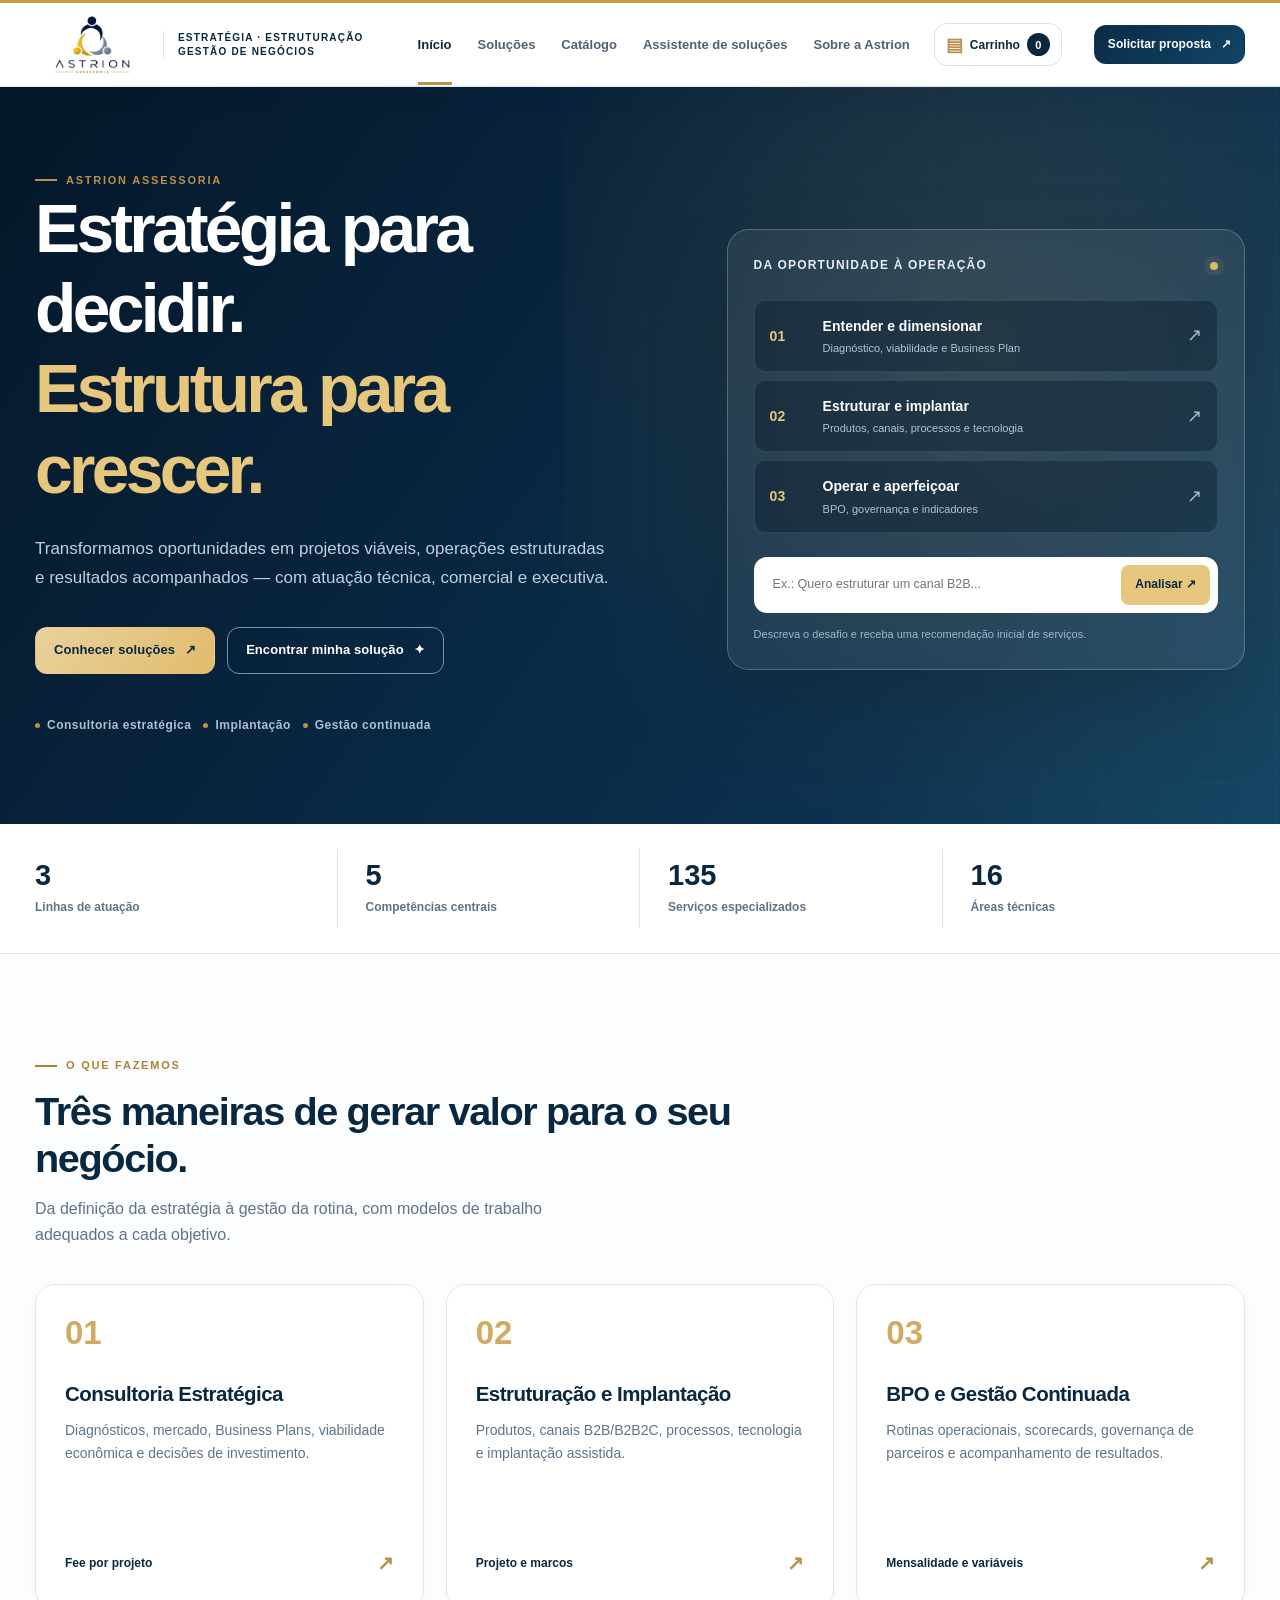
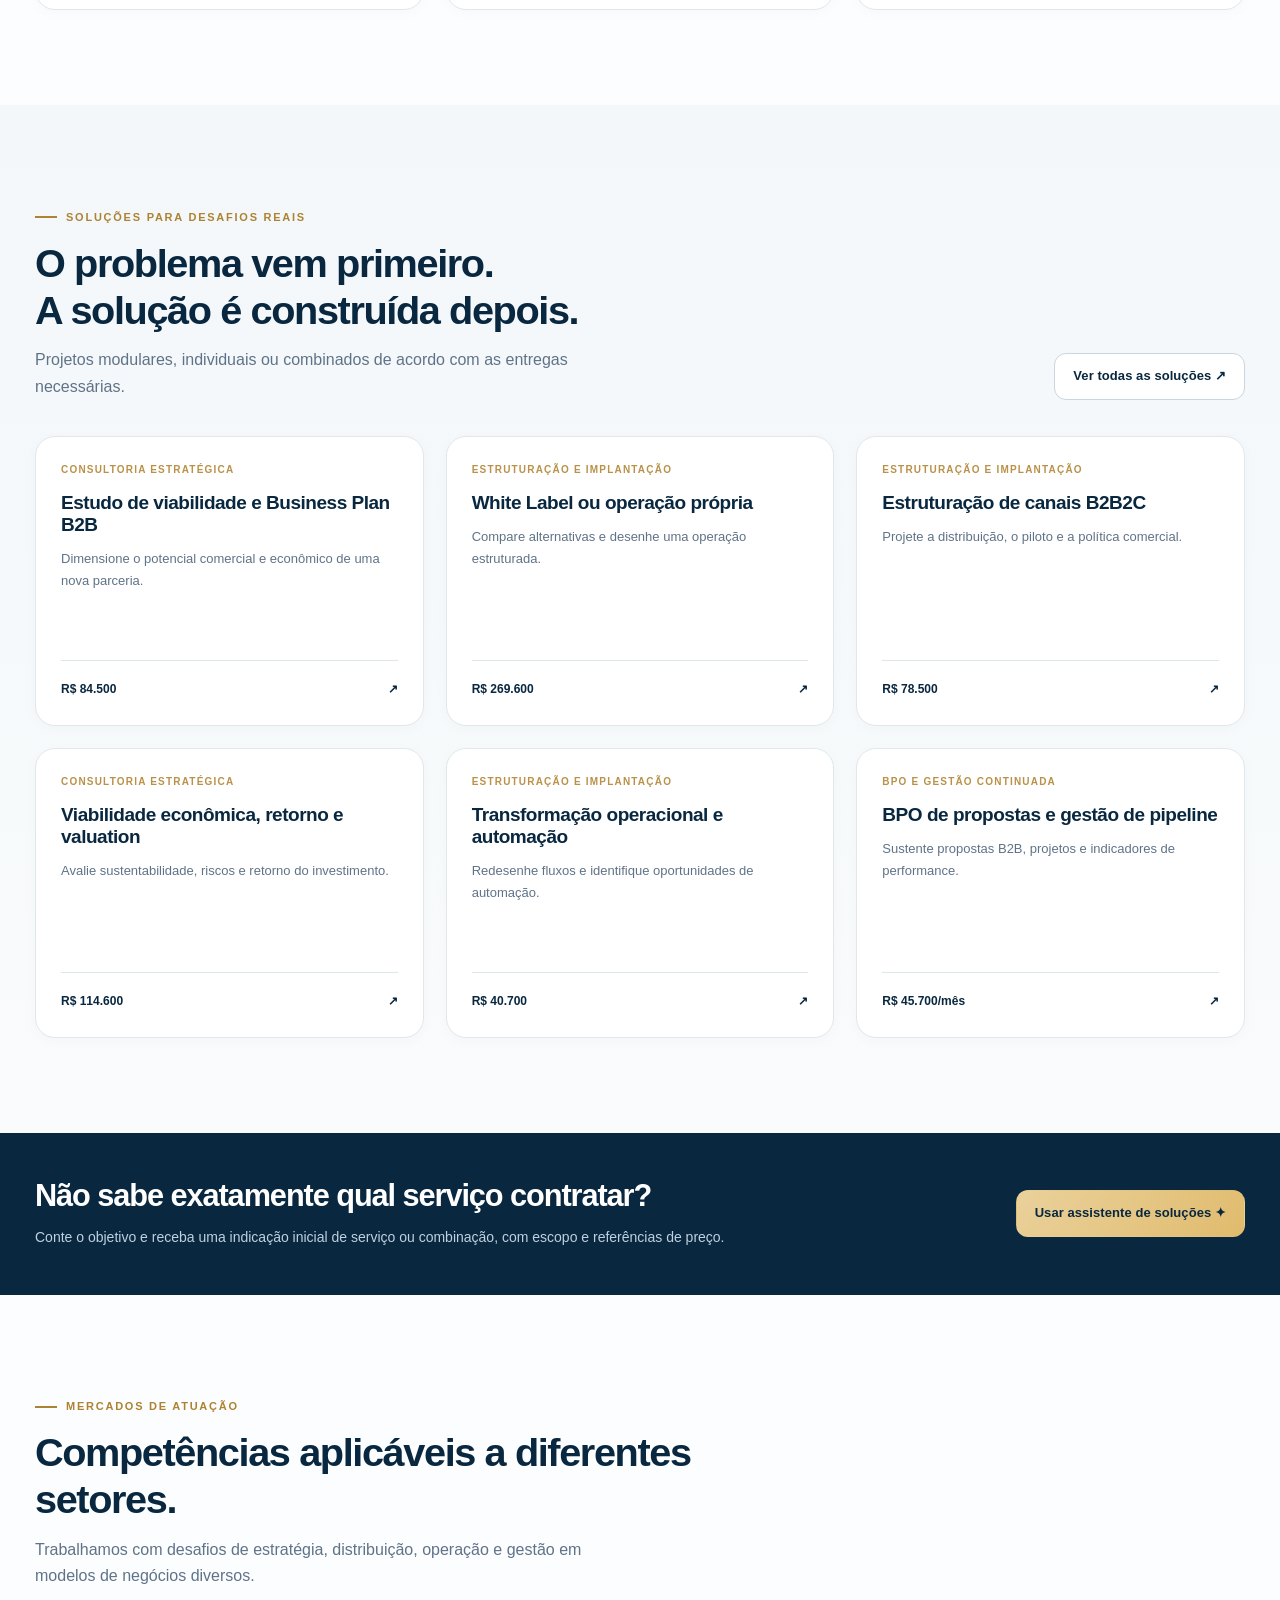
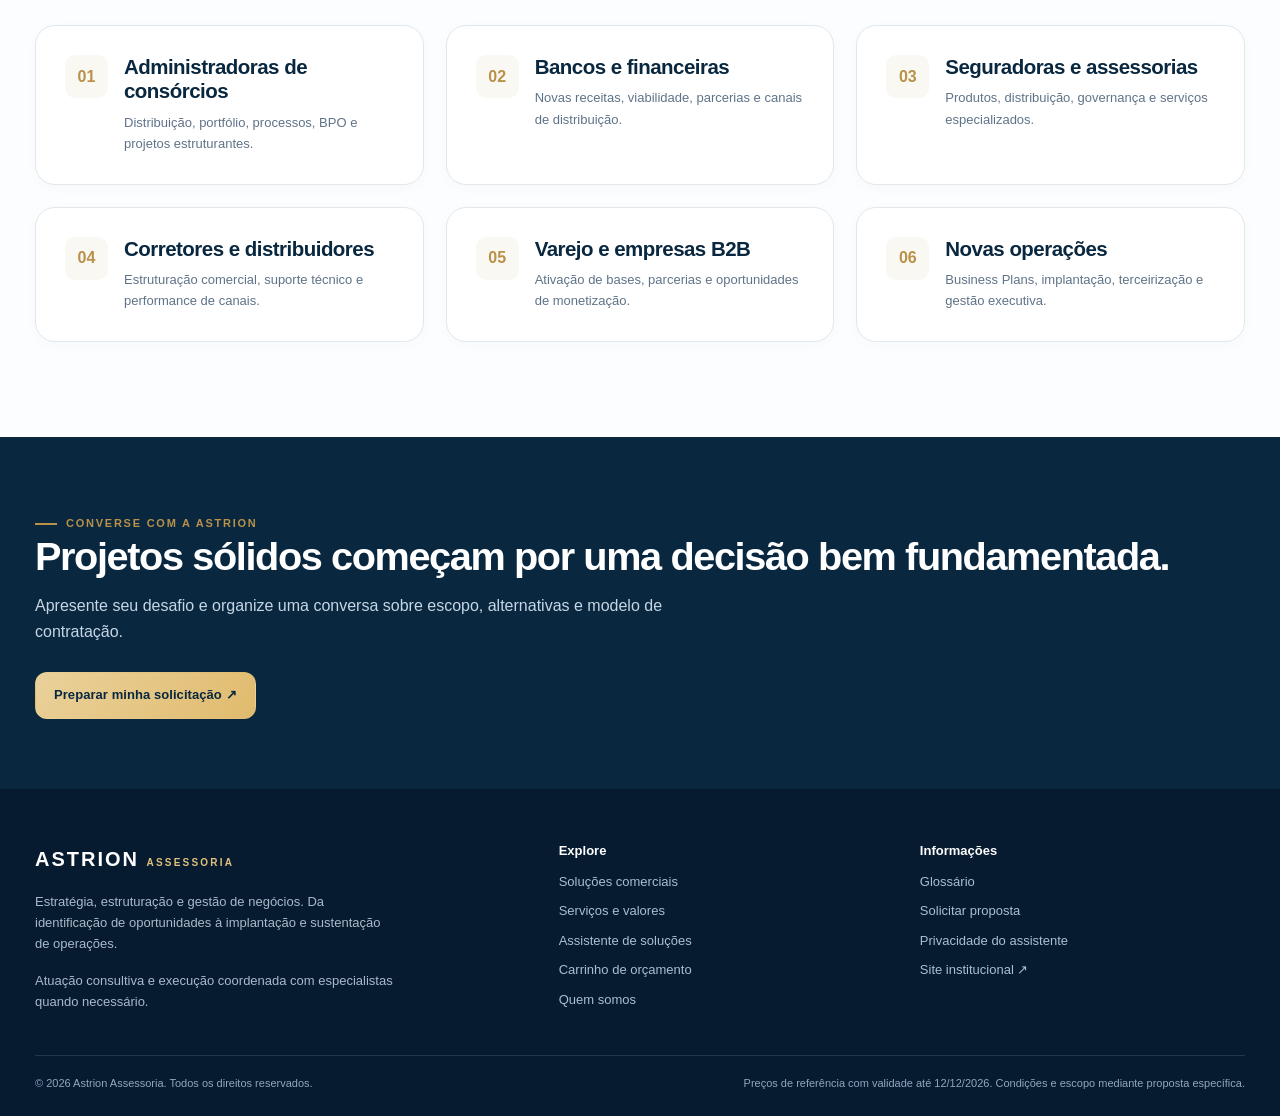
<file: index.html>
<!doctype html><html lang="pt-BR"><head><meta charset="utf-8"><meta name="viewport" content="width=device-width, initial-scale=1"><meta name="theme-color" content="#0a2745">
 <meta name="description" content="Astrion Assessoria: consultoria estratégica, implantação de canais e produtos, BPO e gestão continuada."><title>Estratégia, estruturação e gestão de negócios | Astrion Assessoria</title>
 <link rel="icon" type="image/png" href="assets/favicon.png"><link rel="stylesheet" href="assets/styles.css"><link rel="stylesheet" href="assets/visual-v3.css">
 <script defer src="assets/catalog-data.js"></script><script defer src="assets/config.js"></script><script defer src="assets/inteligencia-astrion.js"></script><script defer src="assets/carrinho-astrion.js"></script><script defer src="assets/app.js"></script>
 </head><body data-page="index.html"><a class="skip-link" href="#conteudo">Ir para o conteúdo</a><header class="site-header"><div class="container header-row">
 <a href="index.html" class="brand" aria-label="Astrion — página inicial"><img src="assets/logo-astrion.png" alt="Astrion Assessoria"><span class="brand-name">Estratégia · Estruturação<br>Gestão de negócios</span></a>
 <button class="menu-btn" type="button" aria-label="Abrir navegação" aria-expanded="false" id="menu-toggle">☰ Menu</button>
 <nav class="main-nav" id="main-nav" aria-label="Navegação principal"><a href="index.html" aria-current="page">Início</a><a href="solucoes.html" >Soluções</a><a href="servicos.html" >Catálogo</a><a href="assistente.html" >Assistente de soluções</a><a href="sobre.html" >Sobre a Astrion</a></nav><a class="cart-top" href="carrinho.html" aria-label="Ver carrinho de orçamento"><span class="cart-icon" aria-hidden="true">▤</span> Carrinho <span id="cart-count" class="cart-count">0</span></a><a class="btn btn-primary btn-small header-cta" href="contato.html">Solicitar proposta <span aria-hidden="true">↗</span></a>
 </div></header><main id="conteudo"><section class="hero"><div class="container hero-layout"><div><span class="eyebrow">Astrion Assessoria</span>
<h1>Estratégia para decidir.<br><em>Estrutura para crescer.</em></h1><p>Transformamos oportunidades em projetos viáveis, operações estruturadas e resultados acompanhados — com atuação técnica, comercial e executiva.</p>
<div class="hero-actions"><a href="solucoes.html" class="btn btn-gold">Conhecer soluções <span>↗</span></a><a href="assistente.html" class="btn btn-ghost">Encontrar minha solução <span>✦</span></a></div>
<div class="trust-line"><span><i></i> Consultoria estratégica</span><span><i></i> Implantação</span><span><i></i> Gestão continuada</span></div></div>
<div class="hero-panel"><div class="panel-top"><span>Da oportunidade à operação</span><span class="live-dot" aria-hidden="true"></span></div>
<div class="path-steps"><div class="path-step"><span class="path-number">01</span><span><strong>Entender e dimensionar</strong><small>Diagnóstico, viabilidade e Business Plan</small></span><span class="path-arrow">↗</span></div>
<div class="path-step"><span class="path-number">02</span><span><strong>Estruturar e implantar</strong><small>Produtos, canais, processos e tecnologia</small></span><span class="path-arrow">↗</span></div>
<div class="path-step"><span class="path-number">03</span><span><strong>Operar e aperfeiçoar</strong><small>BPO, governança e indicadores</small></span><span class="path-arrow">↗</span></div></div>
<form class="hero-search" id="hero-search" action="assistente.html" method="get"><label class="visually-hidden" for="hero-need">Descreva sua necessidade</label><input id="hero-need" name="necessidade" placeholder="Ex.: Quero estruturar um canal B2B..." autocomplete="off"><button type="submit">Analisar ↗</button></form><div class="thin-meta">Descreva o desafio e receba uma recomendação inicial de serviços.</div>
</div></div></section>
<section class="stats-band"><div class="container stats"><div class="stat"><strong>3</strong><span>Linhas de atuação</span></div><div class="stat"><strong>5</strong><span>Competências centrais</span></div><div class="stat"><strong>135</strong><span>Serviços especializados</span></div><div class="stat"><strong>16</strong><span>Áreas técnicas</span></div></div></section>
<section class="section" id="atuacao"><div class="container"><div class="section-head"><div><span class="eyebrow">O que fazemos</span><h2>Três maneiras de gerar valor para o seu negócio.</h2><p>Da definição da estratégia à gestão da rotina, com modelos de trabalho adequados a cada objetivo.</p></div></div>
<div class="grid grid-3"><a href="solucoes.html?linha=01" class="feature-card"><span class="index">01</span><h3>Consultoria Estratégica</h3><p>Diagnósticos, mercado, Business Plans, viabilidade econômica e decisões de investimento.</p><span class="card-end"><span>Fee por projeto</span><span>↗</span></span></a>
<a href="solucoes.html?linha=02" class="feature-card"><span class="index">02</span><h3>Estruturação e Implantação</h3><p>Produtos, canais B2B/B2B2C, processos, tecnologia e implantação assistida.</p><span class="card-end"><span>Projeto e marcos</span><span>↗</span></span></a>
<a href="solucoes.html?linha=03" class="feature-card"><span class="index">03</span><h3>BPO e Gestão Continuada</h3><p>Rotinas operacionais, scorecards, governança de parceiros e acompanhamento de resultados.</p><span class="card-end"><span>Mensalidade e variáveis</span><span>↗</span></span></a></div></div></section>
<section class="section section-soft"><div class="container"><div class="section-head"><div><span class="eyebrow">Soluções para desafios reais</span><h2>O problema vem primeiro.<br>A solução é construída depois.</h2><p>Projetos modulares, individuais ou combinados de acordo com as entregas necessárias.</p></div><a class="btn btn-outline" href="solucoes.html">Ver todas as soluções ↗</a></div><div id="home-solutions" class="grid grid-3"></div></div></section>
<section class="strip"><div class="container"><div><h2>Não sabe exatamente qual serviço contratar?</h2><p>Conte o objetivo e receba uma indicação inicial de serviço ou combinação, com escopo e referências de preço.</p></div><a class="btn btn-gold" href="assistente.html">Usar assistente de soluções ✦</a></div></section>
<section class="section"><div class="container"><div class="section-head"><div><span class="eyebrow">Mercados de atuação</span><h2>Competências aplicáveis a diferentes setores.</h2><p>Trabalhamos com desafios de estratégia, distribuição, operação e gestão em modelos de negócios diversos.</p></div></div>
<div class="grid grid-3"><div class="plain-card market-card"><div class="marker">01</div><div><h3>Administradoras de consórcios</h3><p>Distribuição, portfólio, processos, BPO e projetos estruturantes.</p></div></div><div class="plain-card market-card"><div class="marker">02</div><div><h3>Bancos e financeiras</h3><p>Novas receitas, viabilidade, parcerias e canais de distribuição.</p></div></div><div class="plain-card market-card"><div class="marker">03</div><div><h3>Seguradoras e assessorias</h3><p>Produtos, distribuição, governança e serviços especializados.</p></div></div><div class="plain-card market-card"><div class="marker">04</div><div><h3>Corretores e distribuidores</h3><p>Estruturação comercial, suporte técnico e performance de canais.</p></div></div><div class="plain-card market-card"><div class="marker">05</div><div><h3>Varejo e empresas B2B</h3><p>Ativação de bases, parcerias e oportunidades de monetização.</p></div></div><div class="plain-card market-card"><div class="marker">06</div><div><h3>Novas operações</h3><p>Business Plans, implantação, terceirização e gestão executiva.</p></div></div></div></div></section>
<section class="foot-cta"><div class="container"><span class="eyebrow">Converse com a Astrion</span><h2>Projetos sólidos começam por uma decisão bem fundamentada.</h2><p>Apresente seu desafio e organize uma conversa sobre escopo, alternativas e modelo de contratação.</p><a href="contato.html" class="btn btn-gold">Preparar minha solicitação ↗</a></div></section></main><footer class="site-footer"><div class="container"><div class="footer-top"><div>
 <div class="footer-brand">ASTRION <span style="font-size:10px;letter-spacing:.22em;font-weight:600;color:#e0c17b">ASSESSORIA</span></div>
 <p>Estratégia, estruturação e gestão de negócios. Da identificação de oportunidades à implantação e sustentação de operações.</p>
 <p>Atuação consultiva e execução coordenada com especialistas quando necessário.</p></div>
 <div class="footer-links"><h4>Explore</h4><a href="solucoes.html">Soluções comerciais</a><a href="servicos.html">Serviços e valores</a><a href="assistente.html">Assistente de soluções</a><a href="carrinho.html">Carrinho de orçamento</a><a href="sobre.html">Quem somos</a></div>
 <div class="footer-links"><h4>Informações</h4><a href="glossario.html">Glossário</a><a href="contato.html">Solicitar proposta</a><a href="privacidade.html">Privacidade do assistente</a><a href="https://assessoria.astrion360.com.br" target="_blank" rel="noopener noreferrer">Site institucional ↗</a></div></div>
 <div class="footer-bottom"><span>© <span id="year">2026</span> Astrion Assessoria. Todos os direitos reservados.</span><span>Preços de referência com validade até 12/12/2026. Condições e escopo mediante proposta específica.</span></div></div></footer><div class="toast" role="status" aria-live="polite" id="toast" hidden></div></body></html>
</file>
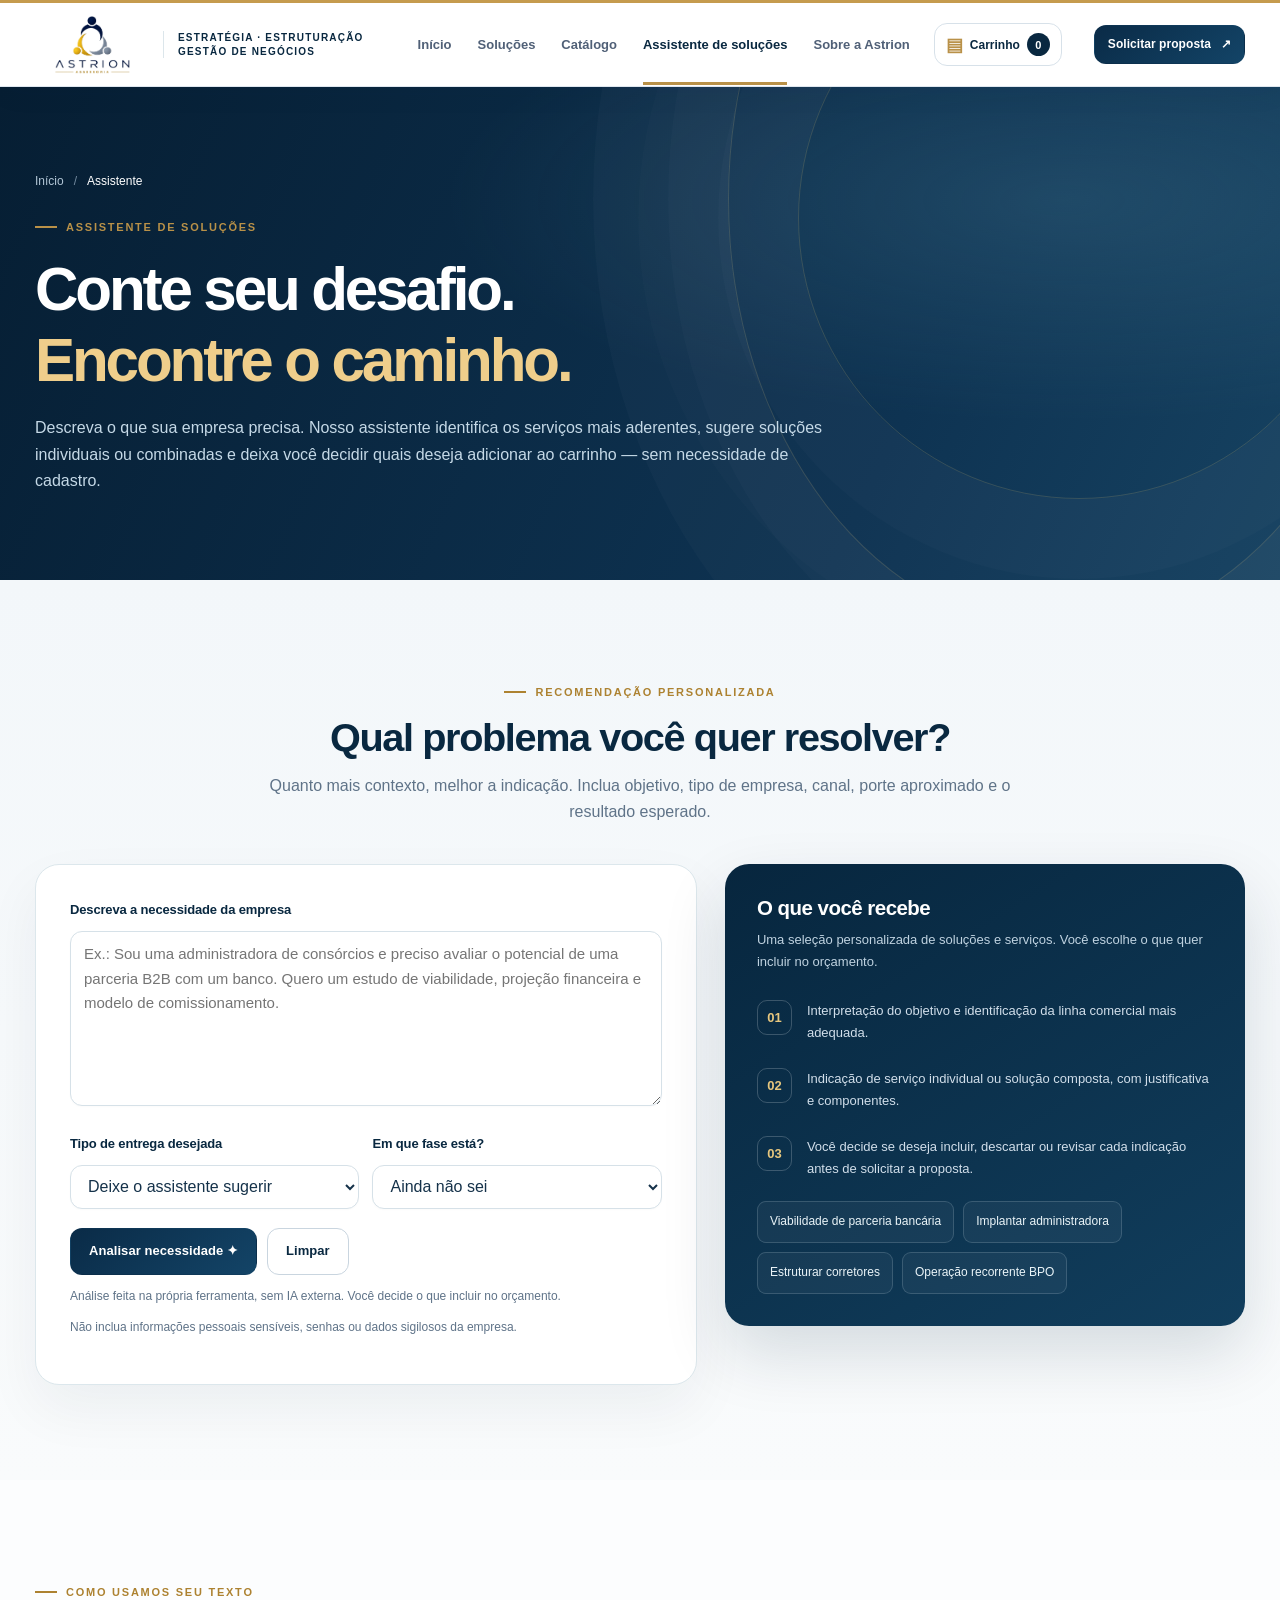
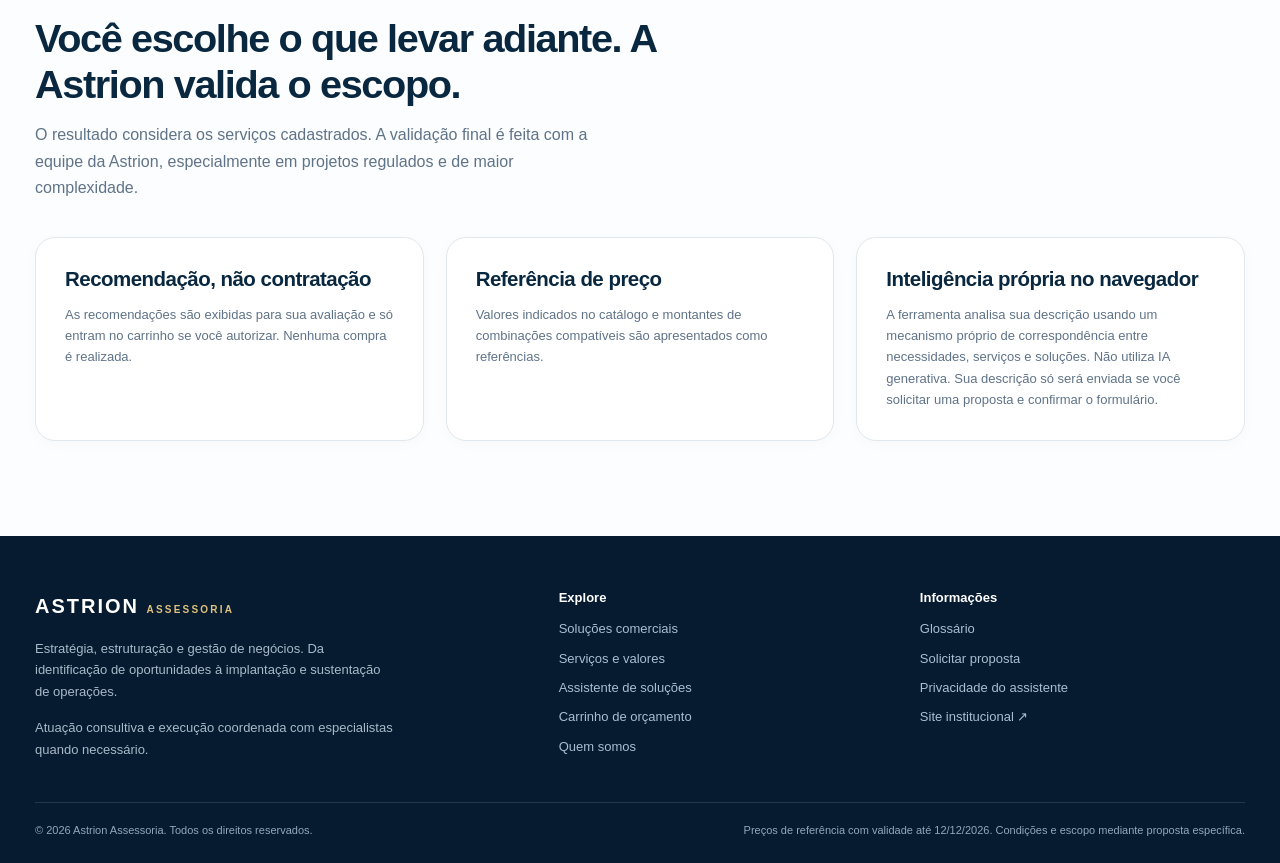
<file: assistente.html>
<!doctype html><html lang="pt-BR"><head><meta charset="utf-8"><meta name="viewport" content="width=device-width, initial-scale=1"><meta name="theme-color" content="#0a2745">
 <meta name="description" content="Descreva seu desafio para receber indicação de serviços e combinações Astrion."><title>Assistente de soluções | Astrion Assessoria</title>
 <link rel="icon" type="image/png" href="assets/favicon.png"><link rel="stylesheet" href="assets/styles.css"><link rel="stylesheet" href="assets/visual-v3.css">
 <script defer src="assets/catalog-data.js"></script><script defer src="assets/config.js"></script><script defer src="assets/inteligencia-astrion.js"></script><script defer src="assets/carrinho-astrion.js"></script><script defer src="assets/app.js"></script>
 </head><body data-page="assistente.html"><a class="skip-link" href="#conteudo">Ir para o conteúdo</a><header class="site-header"><div class="container header-row">
 <a href="index.html" class="brand" aria-label="Astrion — página inicial"><img src="assets/logo-astrion.png" alt="Astrion Assessoria"><span class="brand-name">Estratégia · Estruturação<br>Gestão de negócios</span></a>
 <button class="menu-btn" type="button" aria-label="Abrir navegação" aria-expanded="false" id="menu-toggle">☰ Menu</button>
 <nav class="main-nav" id="main-nav" aria-label="Navegação principal"><a href="index.html" >Início</a><a href="solucoes.html" >Soluções</a><a href="servicos.html" >Catálogo</a><a href="assistente.html" aria-current="page">Assistente de soluções</a><a href="sobre.html" >Sobre a Astrion</a></nav><a class="cart-top" href="carrinho.html" aria-label="Ver carrinho de orçamento"><span class="cart-icon" aria-hidden="true">▤</span> Carrinho <span id="cart-count" class="cart-count">0</span></a><a class="btn btn-primary btn-small header-cta" href="contato.html">Solicitar proposta <span aria-hidden="true">↗</span></a>
 </div></header><main id="conteudo"><section class="page-hero"><div class="container"><nav class="breadcrumbs" aria-label="Trilha de navegação"><a href="index.html">Início</a><span> / </span><b>Assistente</b></nav><div class="eyebrow">Assistente de soluções</div><h1>Conte seu desafio.<br><span style="color:var(--goldlight)">Encontre o caminho.</span></h1><p>Descreva o que sua empresa precisa. Nosso assistente identifica os serviços mais aderentes, sugere soluções individuais ou combinadas e deixa você decidir quais deseja adicionar ao carrinho — sem necessidade de cadastro.</p></div></section>
<section class="section section-soft"><div class="container"><div class="search-head"><span class="eyebrow">Recomendação personalizada</span><h2>Qual problema você quer resolver?</h2><p>Quanto mais contexto, melhor a indicação. Inclua objetivo, tipo de empresa, canal, porte aproximado e o resultado esperado.</p></div>
<div class="assistant-layout"><section class="assistant-form" aria-labelledby="assistant-prompt-title"><form id="assistant-form"><label for="assistant-description" id="assistant-prompt-title">Descreva a necessidade da empresa</label><textarea class="field" id="assistant-description" maxlength="3000" required minlength="12" placeholder="Ex.: Sou uma administradora de consórcios e preciso avaliar o potencial de uma parceria B2B com um banco. Quero um estudo de viabilidade, projeção financeira e modelo de comissionamento."></textarea>
<div class="input-row"><div><label for="assistant-intent">Tipo de entrega desejada</label><select class="field" id="assistant-intent"><option value="auto">Deixe o assistente sugerir</option><option value="unique">Somente um serviço</option><option value="combo">Uma solução combinada</option></select></div><div><label for="assistant-phase">Em que fase está?</label><select class="field" id="assistant-phase"><option value="auto">Ainda não sei</option><option value="01">Estudo e decisão</option><option value="02">Estruturação e implantação</option><option value="03">Operação recorrente</option></select></div></div>
<div class="form-actions"><button class="btn btn-primary" type="submit" id="assistant-submit">Analisar necessidade ✦</button><button class="btn btn-outline" id="assistant-clear" type="button">Limpar</button></div>
<p class="form-note" id="assistant-mode-label">Motor de recomendação próprio, executado nesta página, sem APIs nem envio do seu texto a serviços externos.</p><p class="form-note">Não inclua informações pessoais sensíveis, senhas ou dados sigilosos da empresa.</p></form></section>
<aside class="assistant-side"><h3>O que você recebe</h3><p>Uma seleção personalizada de soluções e serviços. Você escolhe o que quer incluir no orçamento.</p><div class="steps"><div><b>01</b><span>Interpretação do objetivo e identificação da linha comercial mais adequada.</span></div><div><b>02</b><span>Indicação de serviço individual ou solução composta, com justificativa e componentes.</span></div><div><b>03</b><span>Você decide se deseja incluir, descartar ou revisar cada indicação antes de solicitar a proposta.</span></div></div><div class="examples"><button type="button" class="example" data-example="Quero avaliar a viabilidade econômica e preparar um Business Plan para uma parceria B2B com um banco.">Viabilidade de parceria bancária</button><button type="button" class="example" data-example="Vamos criar uma nova administradora de consórcios e precisamos comparar white label com operação própria, processos e implantação.">Implantar administradora</button><button type="button" class="example" data-example="Tenho corretores e quero estruturar canais B2B2C com políticas de comissionamento e treinamento.">Estruturar corretores</button><button type="button" class="example" data-example="Preciso terceirizar o backoffice comercial e acompanhar propostas, pipeline e indicadores todos os meses.">Operação recorrente BPO</button></div></aside></div>
<div id="assistant-results" class="recommendations" hidden aria-live="polite"><div class="result-banner"><strong id="recommendation-title">Recomendação inicial</strong><span id="recommendation-mode">Análise de catálogo</span></div><div id="recommendation-items"></div><div class="notice" id="recommendation-disclaimer">Nenhuma recomendação é incluída automaticamente. O carrinho não realiza pagamentos nem contratações. Valores e escopo dependem de proposta formal.</div></div></div></section>
<section class="section"><div class="container"><div class="section-head"><div><span class="eyebrow">Como usamos seu texto</span><h2>Você escolhe o que levar adiante. A Astrion valida o escopo.</h2><p>O resultado considera os serviços cadastrados. A validação final é feita com a equipe da Astrion, especialmente em projetos regulados e de maior complexidade.</p></div></div><div class="grid grid-3"><div class="plain-card"><h3>Recomendação, não contratação</h3><p style="font-size:13px;color:var(--muted);margin-top:12px">As recomendações são exibidas para sua avaliação e só entram no carrinho se você autorizar. Nenhuma compra é realizada.</p></div><div class="plain-card"><h3>Referência de preço</h3><p style="font-size:13px;color:var(--muted);margin-top:12px">Valores indicados no catálogo e montantes de combinações compatíveis são apresentados como referências.</p></div><div class="plain-card"><h3>Inteligência própria no navegador</h3><p style="font-size:13px;color:var(--muted);margin-top:12px">A ferramenta analisa sua descrição usando um mecanismo próprio de correspondência entre necessidades, serviços e soluções. Não utiliza IA generativa. Sua descrição só será enviada se você solicitar uma proposta e confirmar o formulário.</p></div></div></div></section></main><footer class="site-footer"><div class="container"><div class="footer-top"><div>
 <div class="footer-brand">ASTRION <span style="font-size:10px;letter-spacing:.22em;font-weight:600;color:#e0c17b">ASSESSORIA</span></div>
 <p>Estratégia, estruturação e gestão de negócios. Da identificação de oportunidades à implantação e sustentação de operações.</p>
 <p>Atuação consultiva e execução coordenada com especialistas quando necessário.</p></div>
 <div class="footer-links"><h4>Explore</h4><a href="solucoes.html">Soluções comerciais</a><a href="servicos.html">Serviços e valores</a><a href="assistente.html">Assistente de soluções</a><a href="carrinho.html">Carrinho de orçamento</a><a href="sobre.html">Quem somos</a></div>
 <div class="footer-links"><h4>Informações</h4><a href="glossario.html">Glossário</a><a href="contato.html">Solicitar proposta</a><a href="privacidade.html">Privacidade do assistente</a><a href="https://assessoria.astrion360.com.br" target="_blank" rel="noopener noreferrer">Site institucional ↗</a></div></div>
 <div class="footer-bottom"><span>© <span id="year">2026</span> Astrion Assessoria. Todos os direitos reservados.</span><span>Preços de referência com validade até 12/12/2026. Condições e escopo mediante proposta específica.</span></div></div></footer><div class="toast" role="status" aria-live="polite" id="toast" hidden></div></body></html>
</file>
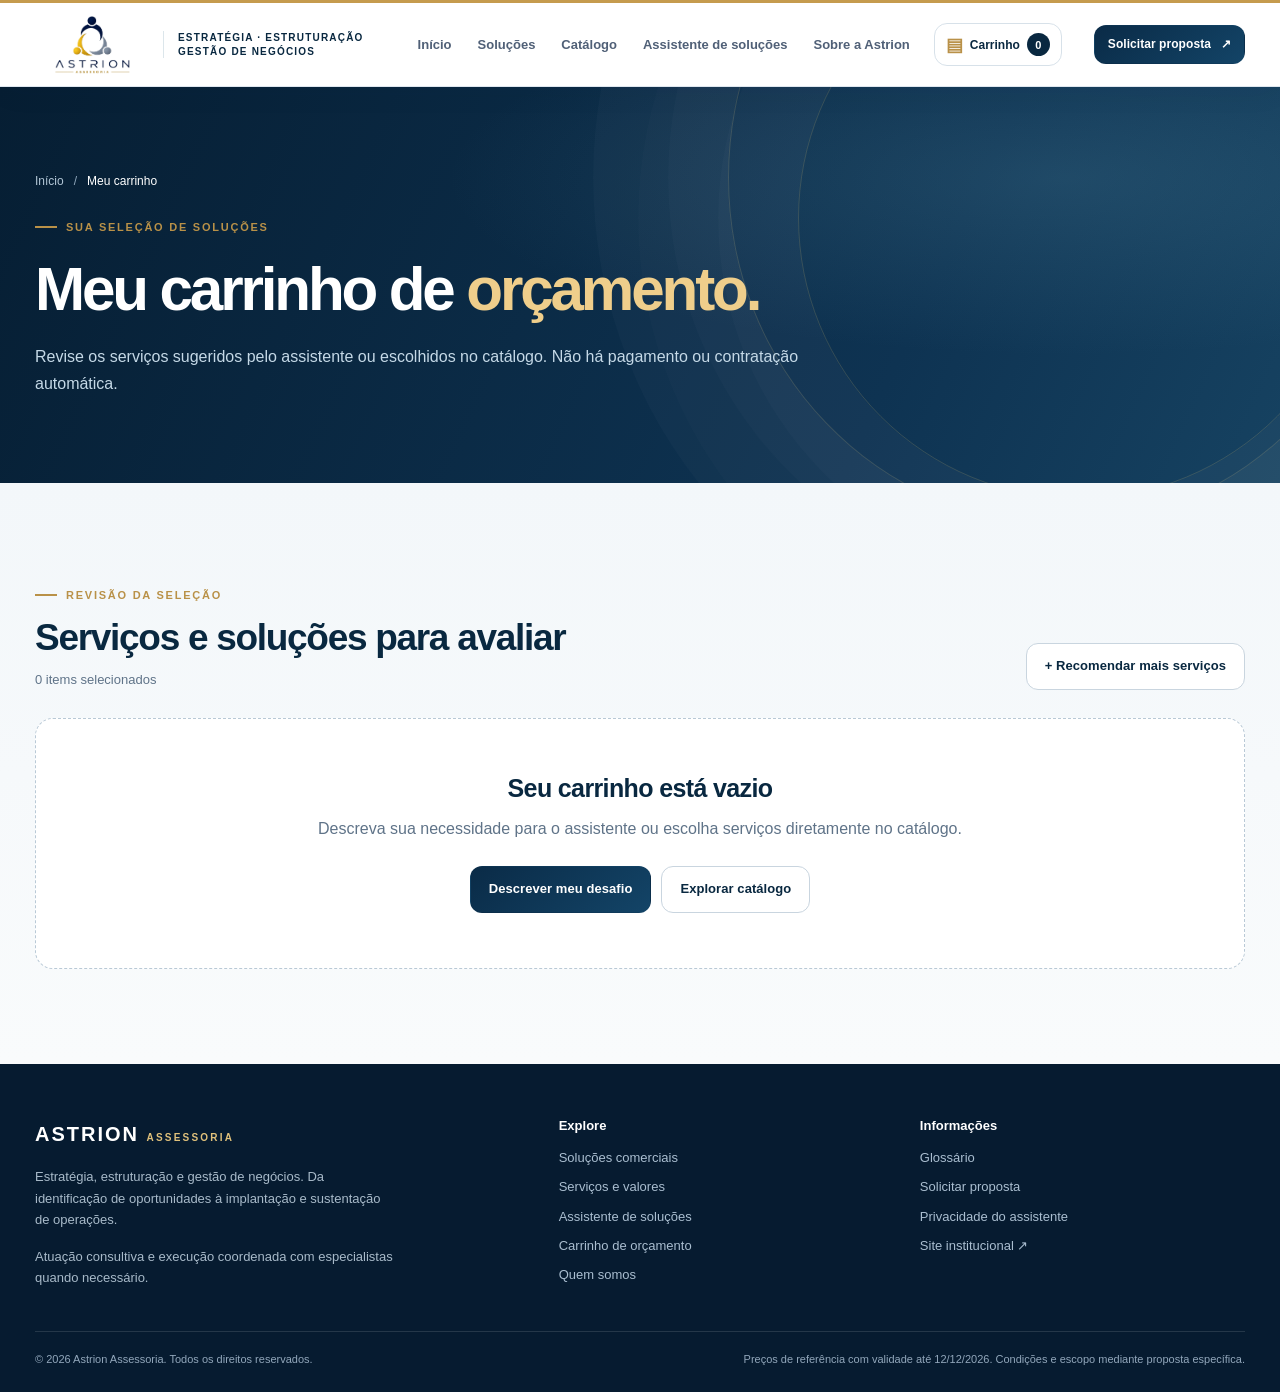
<file: carrinho.html>
<!doctype html><html lang="pt-BR"><head><meta charset="utf-8"><meta name="viewport" content="width=device-width, initial-scale=1"><meta name="theme-color" content="#0a2745">
 <meta name="description" content="Astrion Assessoria: consultoria estratégica, implantação de canais e produtos, BPO e gestão continuada."><title>Carrinho de orçamento | Astrion Assessoria</title>
 <link rel="icon" type="image/png" href="assets/favicon.png"><link rel="stylesheet" href="assets/styles.css"><link rel="stylesheet" href="assets/visual-v3.css">
 <script defer src="assets/catalog-data.js"></script><script defer src="assets/config.js"></script><script defer src="assets/inteligencia-astrion.js"></script><script defer src="assets/carrinho-astrion.js"></script><script defer src="assets/app.js"></script>
 </head><body data-page="index.html"><a class="skip-link" href="#conteudo">Ir para o conteúdo</a><header class="site-header"><div class="container header-row">
 <a href="index.html" class="brand" aria-label="Astrion — página inicial"><img src="assets/logo-astrion.png" alt="Astrion Assessoria"><span class="brand-name">Estratégia · Estruturação<br>Gestão de negócios</span></a>
 <button class="menu-btn" type="button" aria-label="Abrir navegação" aria-expanded="false" id="menu-toggle">☰ Menu</button>
 <nav class="main-nav" id="main-nav" aria-label="Navegação principal"><a href="index.html" >Início</a><a href="solucoes.html" >Soluções</a><a href="servicos.html" >Catálogo</a><a href="assistente.html" >Assistente de soluções</a><a href="sobre.html" >Sobre a Astrion</a></nav><a class="cart-top" href="carrinho.html" aria-label="Ver carrinho de orçamento"><span class="cart-icon" aria-hidden="true">▤</span> Carrinho <span id="cart-count" class="cart-count">0</span></a><a class="btn btn-primary btn-small header-cta" href="contato.html">Solicitar proposta <span aria-hidden="true">↗</span></a>
 </div></header><main id="conteudo"><section class="page-hero"><div class="container"><nav class="breadcrumbs"><a href="index.html">Início</a> / <b>Meu carrinho</b></nav><div class="eyebrow">Sua seleção de soluções</div><h1>Meu carrinho de <span style="color:var(--goldlight)">orçamento.</span></h1><p>Revise os serviços sugeridos pelo assistente ou escolhidos no catálogo. Não há pagamento ou contratação automática.</p></div></section>
<section class="section section-soft"><div class="container"><div class="cart-heading"><div><span class="eyebrow">Revisão da seleção</span><h2>Serviços e soluções para avaliar</h2><p id="cart-total-items" class="cart-subtitle">Nenhum item selecionado</p></div><a href="assistente.html" class="btn btn-outline">+ Recomendar mais serviços</a></div>
<div id="cart-empty" class="cart-empty" hidden><h3>Seu carrinho está vazio</h3><p>Descreva sua necessidade para o assistente ou escolha serviços diretamente no catálogo.</p><div class="form-actions"><a href="assistente.html" class="btn btn-primary">Descrever meu desafio</a><a href="servicos.html" class="btn btn-outline">Explorar catálogo</a></div></div>
<div id="cart-content" class="cart-layout" hidden><div><div id="cart-items" class="cart-items"></div><div class="cart-detail"><h3>Composição técnica do orçamento</h3><p>Os mesmos serviços podem aparecer em mais de uma solução; o cálculo considera cada código uma única vez.</p><div id="cart-components"></div><p id="cart-overlap" class="notice" hidden></p></div><div class="cart-extra"><label for="cart-context">Observações para a proposta (opcional)</label><textarea id="cart-context" class="field" rows="4" maxlength="1500" placeholder="Ex.: nossa base tem cerca de 200 parceiros e queremos começar em janeiro."></textarea></div></div>
<aside class="cart-summary"><span class="eyebrow">Resumo de referência</span><p class="cart-caption">Projetos pontuais</p><strong id="cart-projects" class="cart-value">R$ 0</strong><p class="cart-caption">Operação recorrente</p><strong id="cart-monthly" class="cart-value">R$ 0/mês</strong><div class="cart-consult"><strong>Serviços sob consulta</strong><p id="cart-consult">Nenhum</p></div><p class="form-note">Valores indicativos. Os totais de projetos e mensalidades são independentes. O pedido será enviado por e-mail após sua confirmação no formulário. O carrinho não configura contratação.</p><a href="contato.html?carrinho=1" class="btn btn-gold cart-action">Enviar pedido para a Astrion ↗</a><button type="button" class="btn btn-outline cart-action" id="cart-copy">Copiar lista e valores</button><button type="button" class="cart-reset" id="cart-clear">Limpar todo o carrinho</button></aside></div></div></section></main><footer class="site-footer"><div class="container"><div class="footer-top"><div>
 <div class="footer-brand">ASTRION <span style="font-size:10px;letter-spacing:.22em;font-weight:600;color:#e0c17b">ASSESSORIA</span></div>
 <p>Estratégia, estruturação e gestão de negócios. Da identificação de oportunidades à implantação e sustentação de operações.</p>
 <p>Atuação consultiva e execução coordenada com especialistas quando necessário.</p></div>
 <div class="footer-links"><h4>Explore</h4><a href="solucoes.html">Soluções comerciais</a><a href="servicos.html">Serviços e valores</a><a href="assistente.html">Assistente de soluções</a><a href="carrinho.html">Carrinho de orçamento</a><a href="sobre.html">Quem somos</a></div>
 <div class="footer-links"><h4>Informações</h4><a href="glossario.html">Glossário</a><a href="contato.html">Solicitar proposta</a><a href="privacidade.html">Privacidade do assistente</a><a href="https://assessoria.astrion360.com.br" target="_blank" rel="noopener noreferrer">Site institucional ↗</a></div></div>
 <div class="footer-bottom"><span>© <span id="year">2026</span> Astrion Assessoria. Todos os direitos reservados.</span><span>Preços de referência com validade até 12/12/2026. Condições e escopo mediante proposta específica.</span></div></div></footer><div class="toast" role="status" aria-live="polite" id="toast" hidden></div></body></html>
</file>
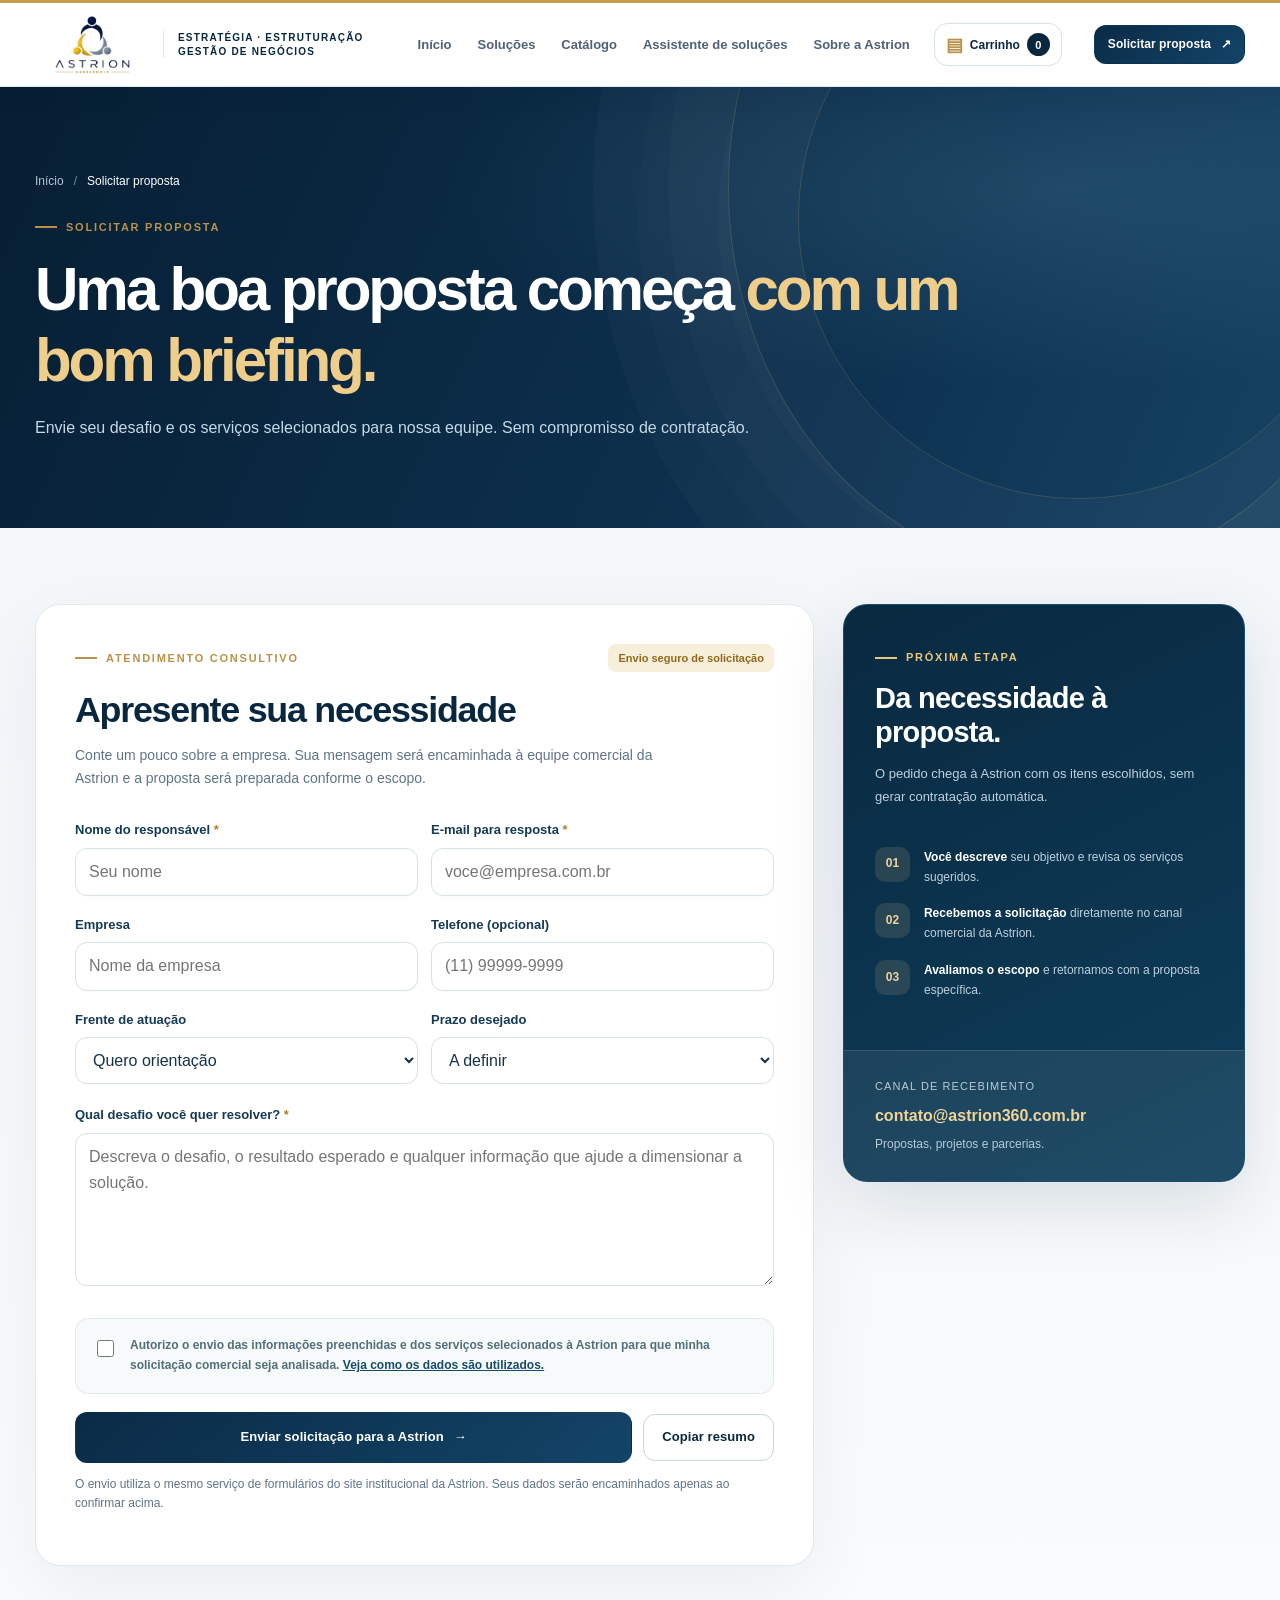
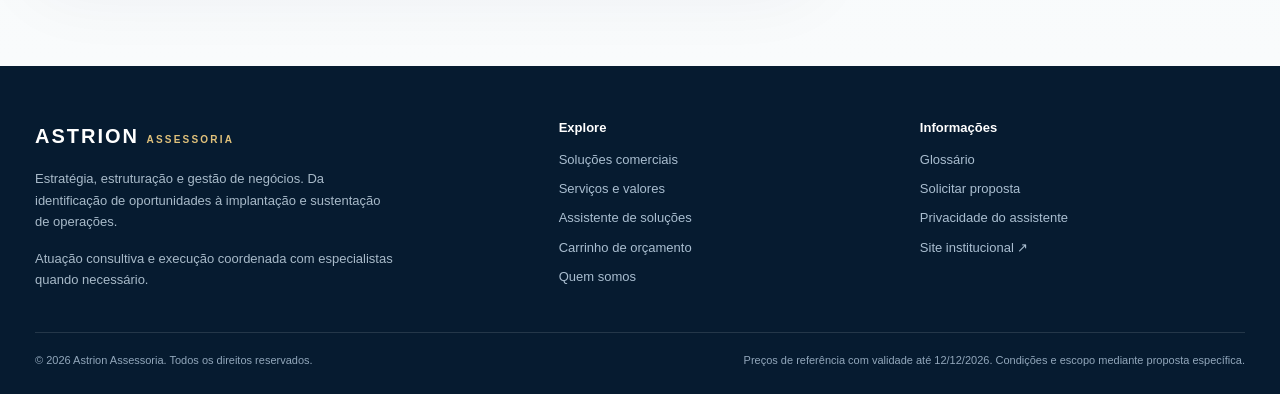
<file: contato.html>
<!doctype html><html lang="pt-BR"><head><meta charset="utf-8"><meta name="viewport" content="width=device-width, initial-scale=1"><meta name="theme-color" content="#0a2745">
 <meta name="description" content="Envie uma solicitação de proposta comercial diretamente para a Astrion Assessoria."><title>Solicitar proposta | Astrion Assessoria</title>
 <link rel="icon" type="image/png" href="assets/favicon.png"><link rel="stylesheet" href="assets/styles.css"><link rel="stylesheet" href="assets/visual-v3.css">
 <script defer src="assets/catalog-data.js"></script><script defer src="assets/config.js"></script><script defer src="assets/inteligencia-astrion.js"></script><script defer src="assets/carrinho-astrion.js"></script><script defer src="assets/app.js"></script>
 </head><body data-page="contato.html"><a class="skip-link" href="#conteudo">Ir para o conteúdo</a><header class="site-header"><div class="container header-row">
 <a href="index.html" class="brand" aria-label="Astrion — página inicial"><img src="assets/logo-astrion.png" alt="Astrion Assessoria"><span class="brand-name">Estratégia · Estruturação<br>Gestão de negócios</span></a>
 <button class="menu-btn" type="button" aria-label="Abrir navegação" aria-expanded="false" id="menu-toggle">☰ Menu</button>
 <nav class="main-nav" id="main-nav" aria-label="Navegação principal"><a href="index.html" >Início</a><a href="solucoes.html" >Soluções</a><a href="servicos.html" >Catálogo</a><a href="assistente.html" >Assistente de soluções</a><a href="sobre.html" >Sobre a Astrion</a></nav><a class="cart-top" href="carrinho.html" aria-label="Ver carrinho de orçamento"><span class="cart-icon" aria-hidden="true">▤</span> Carrinho <span id="cart-count" class="cart-count">0</span></a><a class="btn btn-primary btn-small header-cta" href="contato.html">Solicitar proposta <span aria-hidden="true">↗</span></a>
 </div></header><main id="conteudo"><section class="page-hero"><div class="container"><nav class="breadcrumbs" aria-label="Trilha de navegação"><a href="index.html">Início</a><span> / </span><b>Solicitar proposta</b></nav><div class="eyebrow">Solicitar proposta</div><h1>Uma boa proposta começa <span style="color:var(--goldlight)">com um bom briefing.</span></h1><p>Envie seu desafio e os serviços selecionados para nossa equipe. Sem compromisso de contratação.</p></div></section>
<section class="content-section section-soft request-section"><div class="container">
 <div class="request-layout">
  <div class="request-form-card">
   <div class="request-topline"><span class="eyebrow">Atendimento consultivo</span><span class="pill pill-gold">Envio seguro de solicitação</span></div>
   <h2>Apresente sua necessidade</h2>
   <p class="request-lead">Conte um pouco sobre a empresa. Sua mensagem será encaminhada à equipe comercial da Astrion e a proposta será preparada conforme o escopo.</p>
   <div class="notice" id="brief-cart-review" hidden>Seu carrinho será anexado ao pedido, com os serviços e valores de referência. <a class="text-link" href="carrinho.html">Revisar seleção</a>.</div>
   <div class="notice" id="brief-assistant-review" hidden>O desafio descrito no assistente foi recuperado para você revisar. Nada será enviado sem sua confirmação.</div>
   <form id="briefing-form" autocomplete="on">
    <div class="input-row">
     <div><label for="brief-person">Nome do responsável <span aria-hidden="true">*</span></label><input id="brief-person" name="nome" class="field" required maxlength="120" autocomplete="name" placeholder="Seu nome"></div>
     <div><label for="brief-email">E-mail para resposta <span aria-hidden="true">*</span></label><input id="brief-email" name="email" type="email" class="field" required maxlength="180" autocomplete="email" placeholder="voce@empresa.com.br"></div>
    </div>
    <div class="input-row">
     <div><label for="brief-company">Empresa</label><input id="brief-company" name="empresa" class="field" maxlength="120" autocomplete="organization" placeholder="Nome da empresa"></div>
     <div><label for="brief-phone">Telefone (opcional)</label><input id="brief-phone" name="telefone" class="field" type="tel" maxlength="40" autocomplete="tel" placeholder="(11) 99999-9999"></div>
    </div>
    <div class="input-row">
     <div><label for="brief-line">Frente de atuação</label><select id="brief-line" class="field"><option value="A definir">Quero orientação</option><option>Consultoria Estratégica</option><option>Estruturação e Implantação</option><option>BPO e Gestão Continuada</option></select></div>
     <div><label for="brief-when">Prazo desejado</label><select id="brief-when" class="field"><option value="A definir">A definir</option><option>Até 30 dias</option><option>De 30 a 90 dias</option><option>Mais de 90 dias</option></select></div>
    </div>
    <div class="form-group"><label for="brief-objective">Qual desafio você quer resolver? <span aria-hidden="true">*</span></label><textarea id="brief-objective" name="objetivo" class="field" required minlength="10" maxlength="2500" placeholder="Descreva o desafio, o resultado esperado e qualquer informação que ajude a dimensionar a solução."></textarea></div>
    <div class="consent-row"><input type="checkbox" id="brief-consent" required><label for="brief-consent">Autorizo o envio das informações preenchidas e dos serviços selecionados à Astrion para que minha solicitação comercial seja analisada. <a href="privacidade.html" target="_blank" rel="noopener noreferrer">Veja como os dados são utilizados.</a></label></div>
    <div class="honeypot" aria-hidden="true"><label for="brief-website">Não preencha este campo</label><input type="text" id="brief-website" name="website" tabindex="-1" autocomplete="off"></div>
    <div class="request-actions"><button type="submit" id="brief-send" class="btn btn-primary btn-send">Enviar solicitação para a Astrion <span aria-hidden="true">→</span></button><button type="button" id="brief-copy" class="btn btn-outline">Copiar resumo</button></div>
    <p class="form-note">O envio utiliza o mesmo serviço de formulários do site institucional da Astrion. Seus dados serão encaminhados apenas ao confirmar acima.</p>
    <div class="request-feedback" id="briefing-preview" hidden role="status" aria-live="polite"></div>
    <a class="btn btn-outline" id="brief-mailto" href="#" hidden>Abrir seu programa de e-mail ↗</a>
   </form>
  </div>
  <aside class="request-side">
    <div class="request-side-head"><span class="eyebrow">Próxima etapa</span><h3>Da necessidade à proposta.</h3><p>O pedido chega à Astrion com os itens escolhidos, sem gerar contratação automática.</p></div>
    <div class="request-timeline"><div><span>01</span><p><strong>Você descreve</strong> seu objetivo e revisa os serviços sugeridos.</p></div><div><span>02</span><p><strong>Recebemos a solicitação</strong> diretamente no canal comercial da Astrion.</p></div><div><span>03</span><p><strong>Avaliamos o escopo</strong> e retornamos com a proposta específica.</p></div></div>
    <div class="request-email"><small>Canal de recebimento</small><a href="mailto:contato@astrion360.com.br">contato@astrion360.com.br</a><p>Propostas, projetos e parcerias.</p></div>
  </aside>
 </div>
</div></section></main><footer class="site-footer"><div class="container"><div class="footer-top"><div>
 <div class="footer-brand">ASTRION <span style="font-size:10px;letter-spacing:.22em;font-weight:600;color:#e0c17b">ASSESSORIA</span></div>
 <p>Estratégia, estruturação e gestão de negócios. Da identificação de oportunidades à implantação e sustentação de operações.</p>
 <p>Atuação consultiva e execução coordenada com especialistas quando necessário.</p></div>
 <div class="footer-links"><h4>Explore</h4><a href="solucoes.html">Soluções comerciais</a><a href="servicos.html">Serviços e valores</a><a href="assistente.html">Assistente de soluções</a><a href="carrinho.html">Carrinho de orçamento</a><a href="sobre.html">Quem somos</a></div>
 <div class="footer-links"><h4>Informações</h4><a href="glossario.html">Glossário</a><a href="contato.html">Solicitar proposta</a><a href="privacidade.html">Privacidade do assistente</a><a href="https://assessoria.astrion360.com.br" target="_blank" rel="noopener noreferrer">Site institucional ↗</a></div></div>
 <div class="footer-bottom"><span>© <span id="year">2026</span> Astrion Assessoria. Todos os direitos reservados.</span><span>Preços de referência com validade até 12/12/2026. Condições e escopo mediante proposta específica.</span></div></div></footer><div class="toast" role="status" aria-live="polite" id="toast" hidden></div></body></html>
</file>
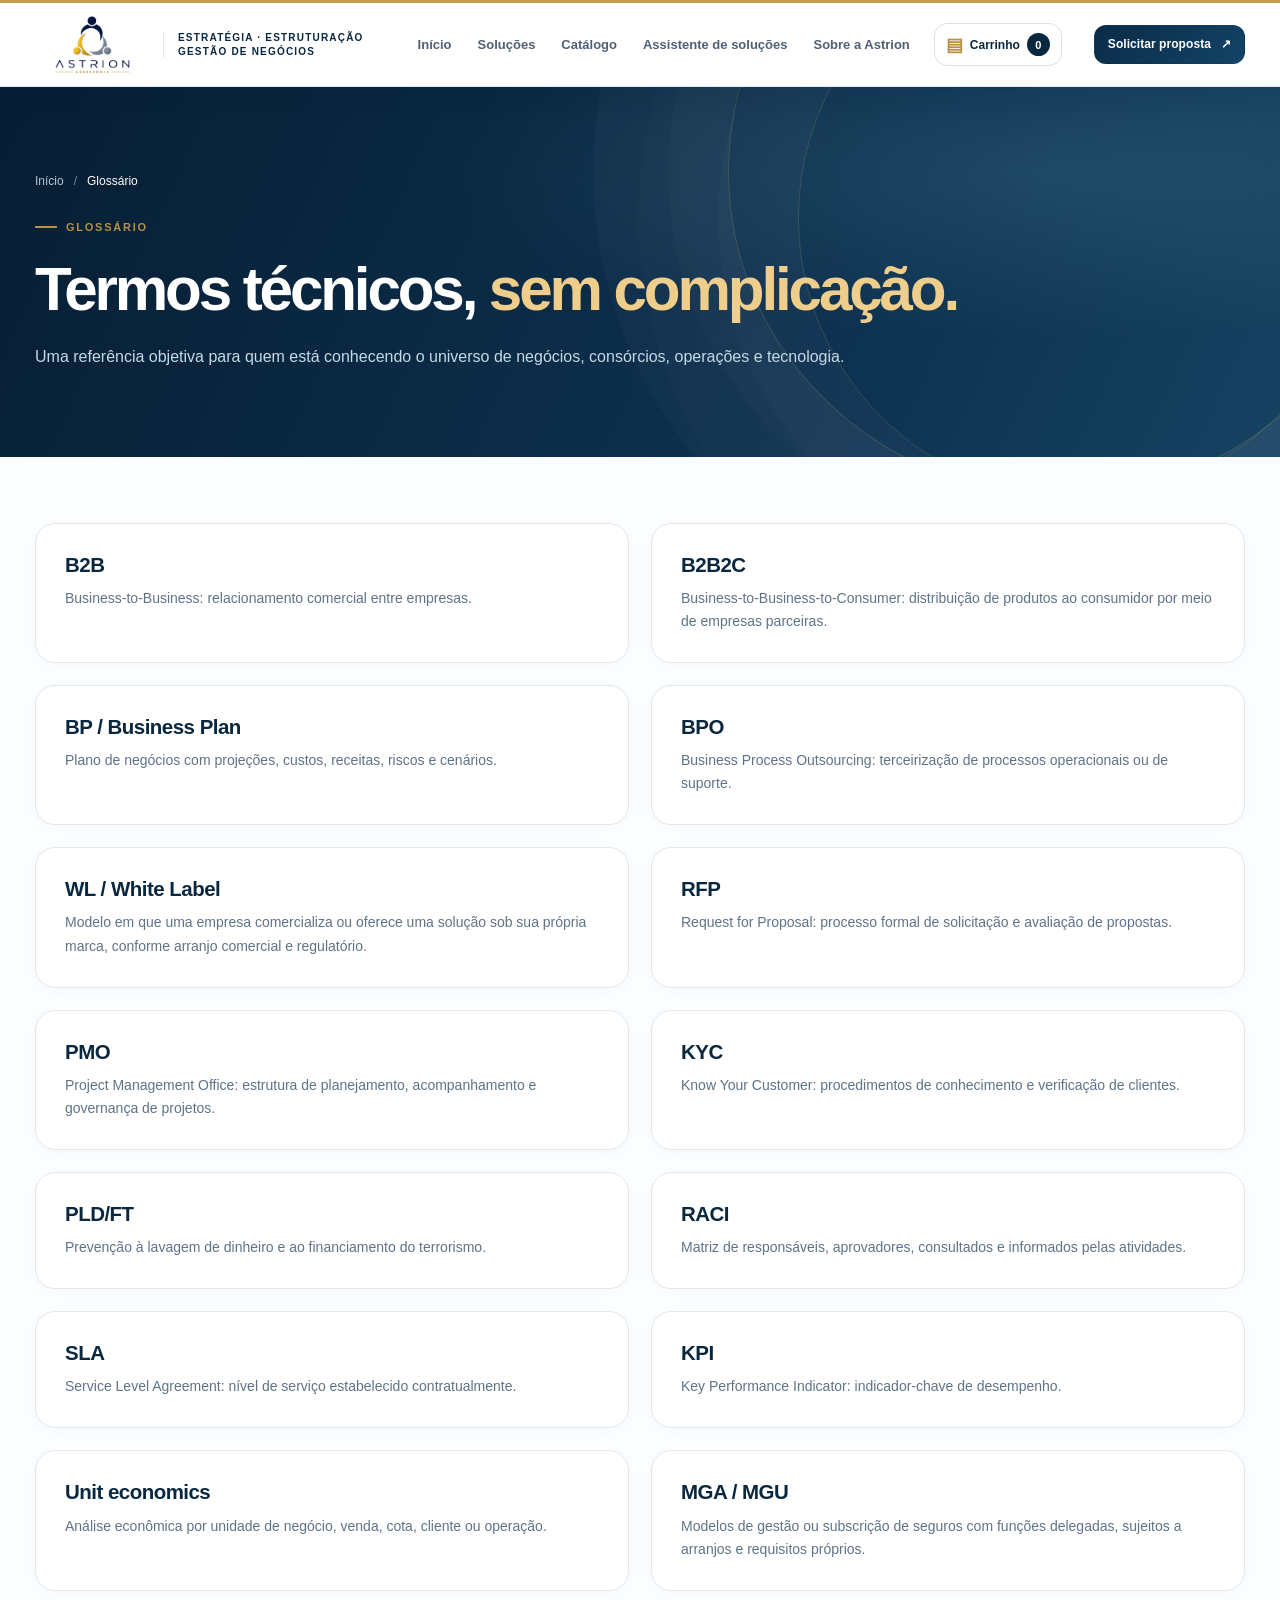
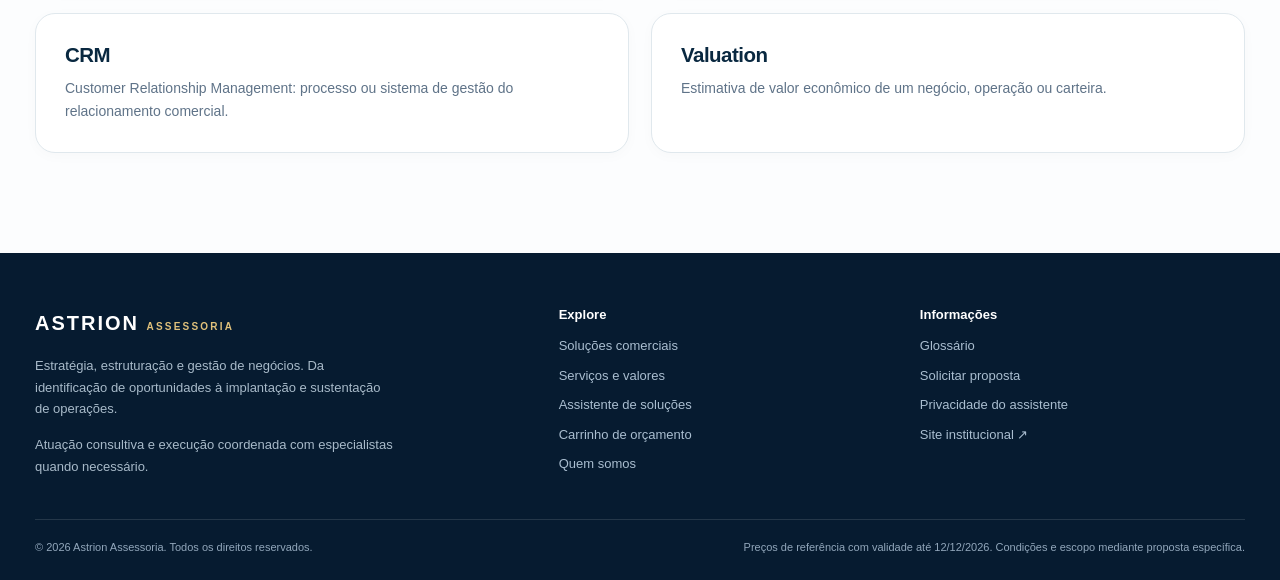
<file: glossario.html>
<!doctype html><html lang="pt-BR"><head><meta charset="utf-8"><meta name="viewport" content="width=device-width, initial-scale=1"><meta name="theme-color" content="#0a2745">
 <meta name="description" content="Entenda termos como BP, BPO, WL, RFP, PMO, KYC, PLD/FT, RACI e unit economics."><title>Glossário | Astrion Assessoria</title>
 <link rel="icon" type="image/png" href="assets/favicon.png"><link rel="stylesheet" href="assets/styles.css"><link rel="stylesheet" href="assets/visual-v3.css">
 <script defer src="assets/catalog-data.js"></script><script defer src="assets/config.js"></script><script defer src="assets/inteligencia-astrion.js"></script><script defer src="assets/carrinho-astrion.js"></script><script defer src="assets/app.js"></script>
 </head><body data-page="glossario.html"><a class="skip-link" href="#conteudo">Ir para o conteúdo</a><header class="site-header"><div class="container header-row">
 <a href="index.html" class="brand" aria-label="Astrion — página inicial"><img src="assets/logo-astrion.png" alt="Astrion Assessoria"><span class="brand-name">Estratégia · Estruturação<br>Gestão de negócios</span></a>
 <button class="menu-btn" type="button" aria-label="Abrir navegação" aria-expanded="false" id="menu-toggle">☰ Menu</button>
 <nav class="main-nav" id="main-nav" aria-label="Navegação principal"><a href="index.html" >Início</a><a href="solucoes.html" >Soluções</a><a href="servicos.html" >Catálogo</a><a href="assistente.html" >Assistente de soluções</a><a href="sobre.html" >Sobre a Astrion</a></nav><a class="cart-top" href="carrinho.html" aria-label="Ver carrinho de orçamento"><span class="cart-icon" aria-hidden="true">▤</span> Carrinho <span id="cart-count" class="cart-count">0</span></a><a class="btn btn-primary btn-small header-cta" href="contato.html">Solicitar proposta <span aria-hidden="true">↗</span></a>
 </div></header><main id="conteudo"><section class="page-hero"><div class="container"><nav class="breadcrumbs" aria-label="Trilha de navegação"><a href="index.html">Início</a><span> / </span><b>Glossário</b></nav><div class="eyebrow">Glossário</div><h1>Termos técnicos, <span style="color:var(--goldlight)">sem complicação.</span></h1><p>Uma referência objetiva para quem está conhecendo o universo de negócios, consórcios, operações e tecnologia.</p></div></section><section class="content-section"><div class="container"><div class="grid grid-2" id="glossary-grid"></div></div></section></main><footer class="site-footer"><div class="container"><div class="footer-top"><div>
 <div class="footer-brand">ASTRION <span style="font-size:10px;letter-spacing:.22em;font-weight:600;color:#e0c17b">ASSESSORIA</span></div>
 <p>Estratégia, estruturação e gestão de negócios. Da identificação de oportunidades à implantação e sustentação de operações.</p>
 <p>Atuação consultiva e execução coordenada com especialistas quando necessário.</p></div>
 <div class="footer-links"><h4>Explore</h4><a href="solucoes.html">Soluções comerciais</a><a href="servicos.html">Serviços e valores</a><a href="assistente.html">Assistente de soluções</a><a href="carrinho.html">Carrinho de orçamento</a><a href="sobre.html">Quem somos</a></div>
 <div class="footer-links"><h4>Informações</h4><a href="glossario.html">Glossário</a><a href="contato.html">Solicitar proposta</a><a href="privacidade.html">Privacidade do assistente</a><a href="https://assessoria.astrion360.com.br" target="_blank" rel="noopener noreferrer">Site institucional ↗</a></div></div>
 <div class="footer-bottom"><span>© <span id="year">2026</span> Astrion Assessoria. Todos os direitos reservados.</span><span>Preços de referência com validade até 12/12/2026. Condições e escopo mediante proposta específica.</span></div></div></footer><div class="toast" role="status" aria-live="polite" id="toast" hidden></div></body></html>
</file>
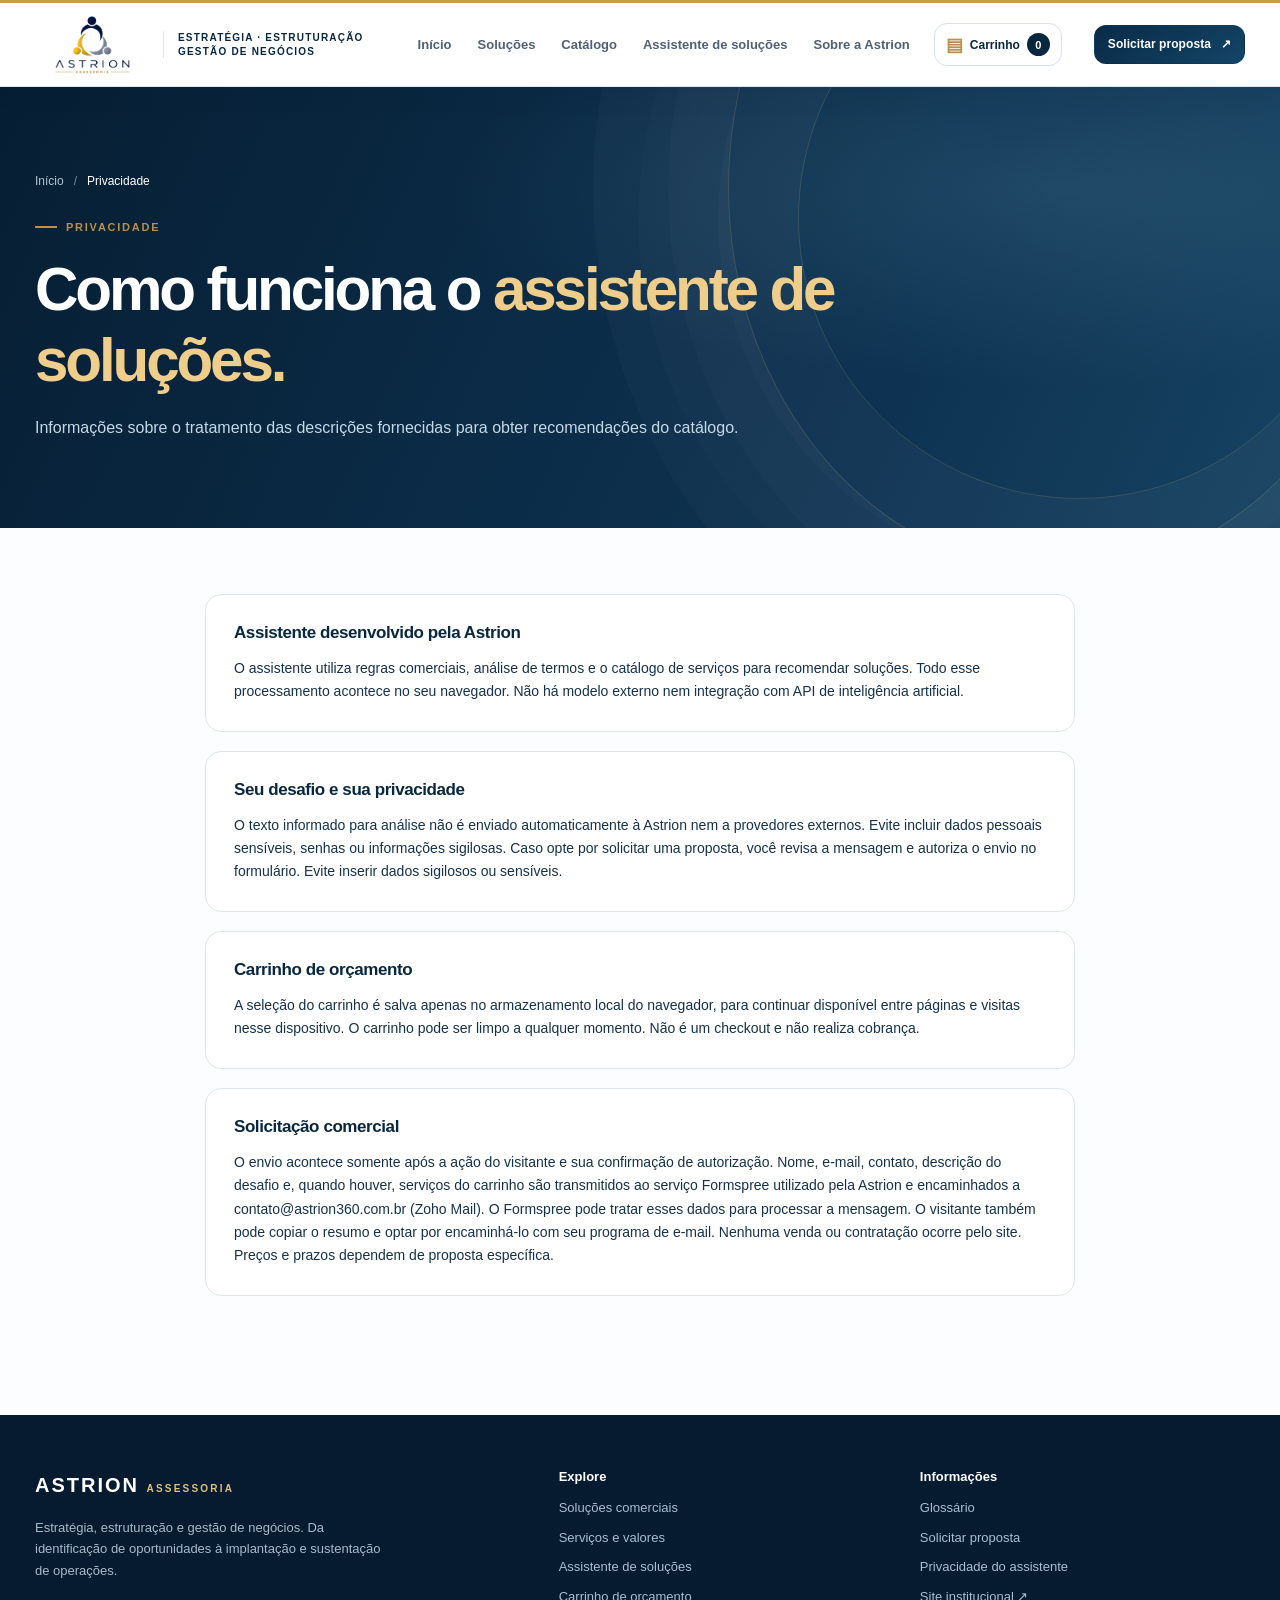
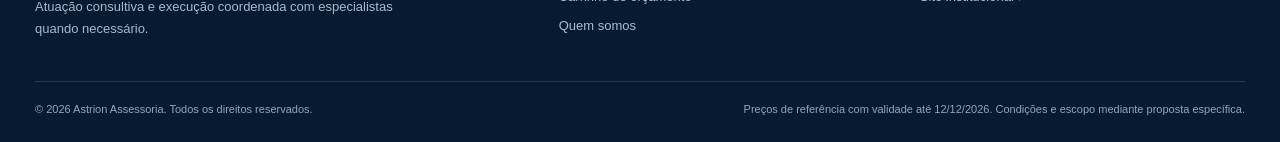
<file: privacidade.html>
<!doctype html><html lang="pt-BR"><head><meta charset="utf-8"><meta name="viewport" content="width=device-width, initial-scale=1"><meta name="theme-color" content="#0a2745">
 <meta name="description" content="Saiba como funciona nosso assistente local de recomendação e o carrinho de orçamento."><title>Privacidade do assistente | Astrion Assessoria</title>
 <link rel="icon" type="image/png" href="assets/favicon.png"><link rel="stylesheet" href="assets/styles.css"><link rel="stylesheet" href="assets/visual-v3.css">
 <script defer src="assets/catalog-data.js"></script><script defer src="assets/config.js"></script><script defer src="assets/inteligencia-astrion.js"></script><script defer src="assets/carrinho-astrion.js"></script><script defer src="assets/app.js"></script>
 </head><body data-page="privacidade.html"><a class="skip-link" href="#conteudo">Ir para o conteúdo</a><header class="site-header"><div class="container header-row">
 <a href="index.html" class="brand" aria-label="Astrion — página inicial"><img src="assets/logo-astrion.png" alt="Astrion Assessoria"><span class="brand-name">Estratégia · Estruturação<br>Gestão de negócios</span></a>
 <button class="menu-btn" type="button" aria-label="Abrir navegação" aria-expanded="false" id="menu-toggle">☰ Menu</button>
 <nav class="main-nav" id="main-nav" aria-label="Navegação principal"><a href="index.html" >Início</a><a href="solucoes.html" >Soluções</a><a href="servicos.html" >Catálogo</a><a href="assistente.html" >Assistente de soluções</a><a href="sobre.html" >Sobre a Astrion</a></nav><a class="cart-top" href="carrinho.html" aria-label="Ver carrinho de orçamento"><span class="cart-icon" aria-hidden="true">▤</span> Carrinho <span id="cart-count" class="cart-count">0</span></a><a class="btn btn-primary btn-small header-cta" href="contato.html">Solicitar proposta <span aria-hidden="true">↗</span></a>
 </div></header><main id="conteudo"><section class="page-hero"><div class="container"><nav class="breadcrumbs" aria-label="Trilha de navegação"><a href="index.html">Início</a><span> / </span><b>Privacidade</b></nav><div class="eyebrow">Privacidade</div><h1>Como funciona o <span style="color:var(--goldlight)">assistente de soluções.</span></h1><p>Informações sobre o tratamento das descrições fornecidas para obter recomendações do catálogo.</p></div></section><section class="content-section"><div class="container" style="max-width:870px"><div class="detail-panel"><h3>Assistente desenvolvido pela Astrion</h3><p>O assistente utiliza regras comerciais, análise de termos e o catálogo de serviços para recomendar soluções. Todo esse processamento acontece no seu navegador. Não há modelo externo nem integração com API de inteligência artificial.</p></div><div class="detail-panel"><h3>Seu desafio e sua privacidade</h3><p>O texto informado para análise não é enviado automaticamente à Astrion nem a provedores externos. Evite incluir dados pessoais sensíveis, senhas ou informações sigilosas. Caso opte por solicitar uma proposta, você revisa a mensagem e autoriza o envio no formulário. Evite inserir dados sigilosos ou sensíveis.</p></div><div class="detail-panel"><h3>Carrinho de orçamento</h3><p>A seleção do carrinho é salva apenas no armazenamento local do navegador, para continuar disponível entre páginas e visitas nesse dispositivo. O carrinho pode ser limpo a qualquer momento. Não é um checkout e não realiza cobrança.</p></div><div class="detail-panel"><h3>Solicitação comercial</h3><p>O envio acontece somente após a ação do visitante e sua confirmação de autorização. Nome, e-mail, contato, descrição do desafio e, quando houver, serviços do carrinho são transmitidos ao serviço Formspree utilizado pela Astrion e encaminhados a contato@astrion360.com.br (Zoho Mail). O Formspree pode tratar esses dados para processar a mensagem. O visitante também pode copiar o resumo e optar por encaminhá-lo com seu programa de e-mail. Nenhuma venda ou contratação ocorre pelo site. Preços e prazos dependem de proposta específica.</p></div></div></section></main><footer class="site-footer"><div class="container"><div class="footer-top"><div>
 <div class="footer-brand">ASTRION <span style="font-size:10px;letter-spacing:.22em;font-weight:600;color:#e0c17b">ASSESSORIA</span></div>
 <p>Estratégia, estruturação e gestão de negócios. Da identificação de oportunidades à implantação e sustentação de operações.</p>
 <p>Atuação consultiva e execução coordenada com especialistas quando necessário.</p></div>
 <div class="footer-links"><h4>Explore</h4><a href="solucoes.html">Soluções comerciais</a><a href="servicos.html">Serviços e valores</a><a href="assistente.html">Assistente de soluções</a><a href="carrinho.html">Carrinho de orçamento</a><a href="sobre.html">Quem somos</a></div>
 <div class="footer-links"><h4>Informações</h4><a href="glossario.html">Glossário</a><a href="contato.html">Solicitar proposta</a><a href="privacidade.html">Privacidade do assistente</a><a href="https://assessoria.astrion360.com.br" target="_blank" rel="noopener noreferrer">Site institucional ↗</a></div></div>
 <div class="footer-bottom"><span>© <span id="year">2026</span> Astrion Assessoria. Todos os direitos reservados.</span><span>Preços de referência com validade até 12/12/2026. Condições e escopo mediante proposta específica.</span></div></div></footer><div class="toast" role="status" aria-live="polite" id="toast" hidden></div></body></html>
</file>
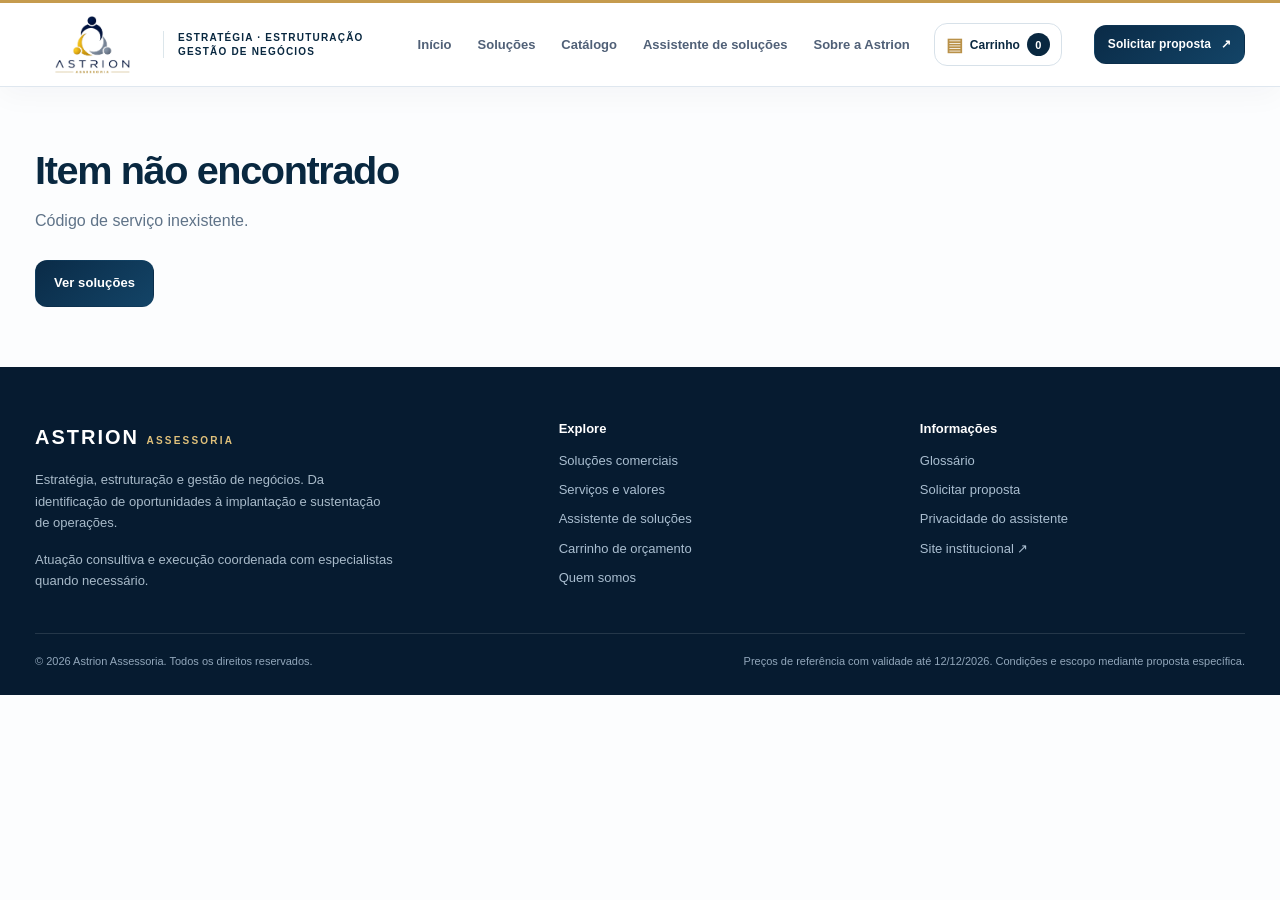
<file: servico.html>
<!doctype html><html lang="pt-BR"><head><meta charset="utf-8"><meta name="viewport" content="width=device-width, initial-scale=1"><meta name="theme-color" content="#0a2745">
 <meta name="description" content="Escopo, entregáveis, indicadores, critérios de aceite e preço de referência de serviços Astrion."><title>Ficha técnica de serviço | Astrion Assessoria</title>
 <link rel="icon" type="image/png" href="assets/favicon.png"><link rel="stylesheet" href="assets/styles.css"><link rel="stylesheet" href="assets/visual-v3.css">
 <script defer src="assets/catalog-data.js"></script><script defer src="assets/config.js"></script><script defer src="assets/inteligencia-astrion.js"></script><script defer src="assets/carrinho-astrion.js"></script><script defer src="assets/app.js"></script>
 </head><body data-page="servico.html"><a class="skip-link" href="#conteudo">Ir para o conteúdo</a><header class="site-header"><div class="container header-row">
 <a href="index.html" class="brand" aria-label="Astrion — página inicial"><img src="assets/logo-astrion.png" alt="Astrion Assessoria"><span class="brand-name">Estratégia · Estruturação<br>Gestão de negócios</span></a>
 <button class="menu-btn" type="button" aria-label="Abrir navegação" aria-expanded="false" id="menu-toggle">☰ Menu</button>
 <nav class="main-nav" id="main-nav" aria-label="Navegação principal"><a href="index.html" >Início</a><a href="solucoes.html" >Soluções</a><a href="servicos.html" >Catálogo</a><a href="assistente.html" >Assistente de soluções</a><a href="sobre.html" >Sobre a Astrion</a></nav><a class="cart-top" href="carrinho.html" aria-label="Ver carrinho de orçamento"><span class="cart-icon" aria-hidden="true">▤</span> Carrinho <span id="cart-count" class="cart-count">0</span></a><a class="btn btn-primary btn-small header-cta" href="contato.html">Solicitar proposta <span aria-hidden="true">↗</span></a>
 </div></header><main id="conteudo"><section class="page-hero"><div class="container"><div class="breadcrumbs"><a href="index.html">Início</a> / <a href="servicos.html">Catálogo</a> / <b id="service-crumb">Serviço</b></div><div class="eyebrow" id="service-line-heading">Serviço especializado</div><h1 id="service-detail-title">Serviço técnico</h1><p id="service-detail-lead">Entregas, condições e escopo de contratação.</p></div></section>
<section class="content-section"><div class="container detail-layout"><article class="detail-content"><div class="detail-panel"><h3>Escopo</h3><p id="service-scope"></p></div><div class="detail-panel"><h3>Entregáveis</h3><ul class="bullet-list" id="service-deliverables"></ul></div>
<div class="detail-panel"><h3>Condições de entrega e aceite</h3><div class="checklist"><div class="check-item"><strong>Prazo ou ciclo</strong><p id="service-timing"></p></div><div class="check-item"><strong>Critério de conclusão</strong><p id="service-acceptance"></p></div></div></div>
<div class="detail-panel"><h3>Indicadores de acompanhamento</h3><p id="service-metrics"></p></div><div class="detail-panel"><h3>Limites e exclusões</h3><p id="service-exclusions"></p></div><p class="disclaimer">Os entregáveis e indicadores apresentados orientam o dimensionamento inicial. A proposta e o contrato definem o escopo final, as dependências e os critérios de aceite aplicáveis.</p></article>
<aside class="detail-aside"><span class="eyebrow">Referência de contratação</span><div class="detail-price" id="service-detail-price"></div><p id="service-price-note"></p><div class="detail-meta"><div><span>Código</span><strong id="service-aside-code"></strong></div><div><span>Área</span><strong id="service-aside-area"></strong></div><div><span>Complexidade</span><strong id="service-aside-level"></strong></div><div><span>Formato</span><strong id="service-aside-format"></strong></div></div><button type="button" class="btn btn-gold" id="service-add-cart">+ Adicionar ao carrinho</button><a href="contato.html" id="service-contact" class="btn btn-ghost">Solicitar proposta ↗</a><a href="assistente.html" class="btn btn-ghost">Montar combinação ✦</a><p class="disclaimer">Valores de referência até 12/12/2026, sujeitos a proposta.</p></aside></div></section></main><footer class="site-footer"><div class="container"><div class="footer-top"><div>
 <div class="footer-brand">ASTRION <span style="font-size:10px;letter-spacing:.22em;font-weight:600;color:#e0c17b">ASSESSORIA</span></div>
 <p>Estratégia, estruturação e gestão de negócios. Da identificação de oportunidades à implantação e sustentação de operações.</p>
 <p>Atuação consultiva e execução coordenada com especialistas quando necessário.</p></div>
 <div class="footer-links"><h4>Explore</h4><a href="solucoes.html">Soluções comerciais</a><a href="servicos.html">Serviços e valores</a><a href="assistente.html">Assistente de soluções</a><a href="carrinho.html">Carrinho de orçamento</a><a href="sobre.html">Quem somos</a></div>
 <div class="footer-links"><h4>Informações</h4><a href="glossario.html">Glossário</a><a href="contato.html">Solicitar proposta</a><a href="privacidade.html">Privacidade do assistente</a><a href="https://assessoria.astrion360.com.br" target="_blank" rel="noopener noreferrer">Site institucional ↗</a></div></div>
 <div class="footer-bottom"><span>© <span id="year">2026</span> Astrion Assessoria. Todos os direitos reservados.</span><span>Preços de referência com validade até 12/12/2026. Condições e escopo mediante proposta específica.</span></div></div></footer><div class="toast" role="status" aria-live="polite" id="toast" hidden></div></body></html>
</file>
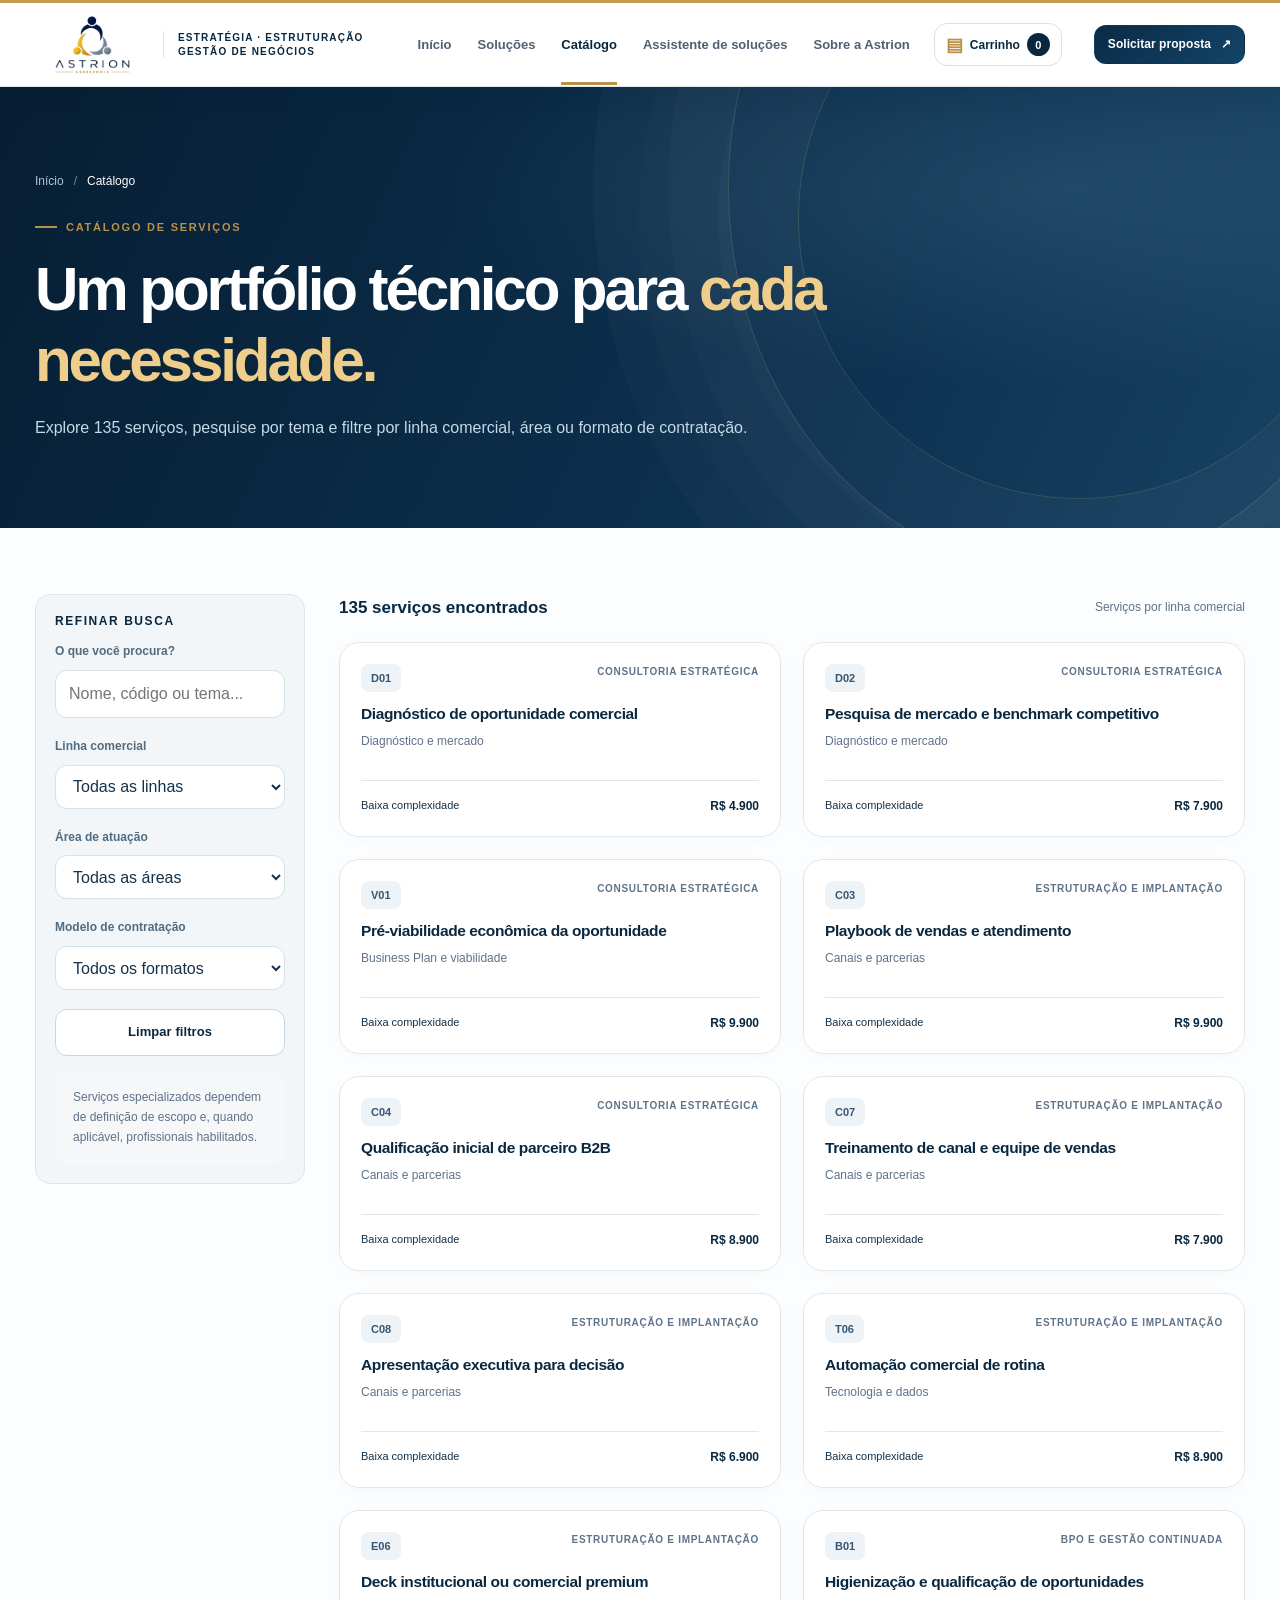
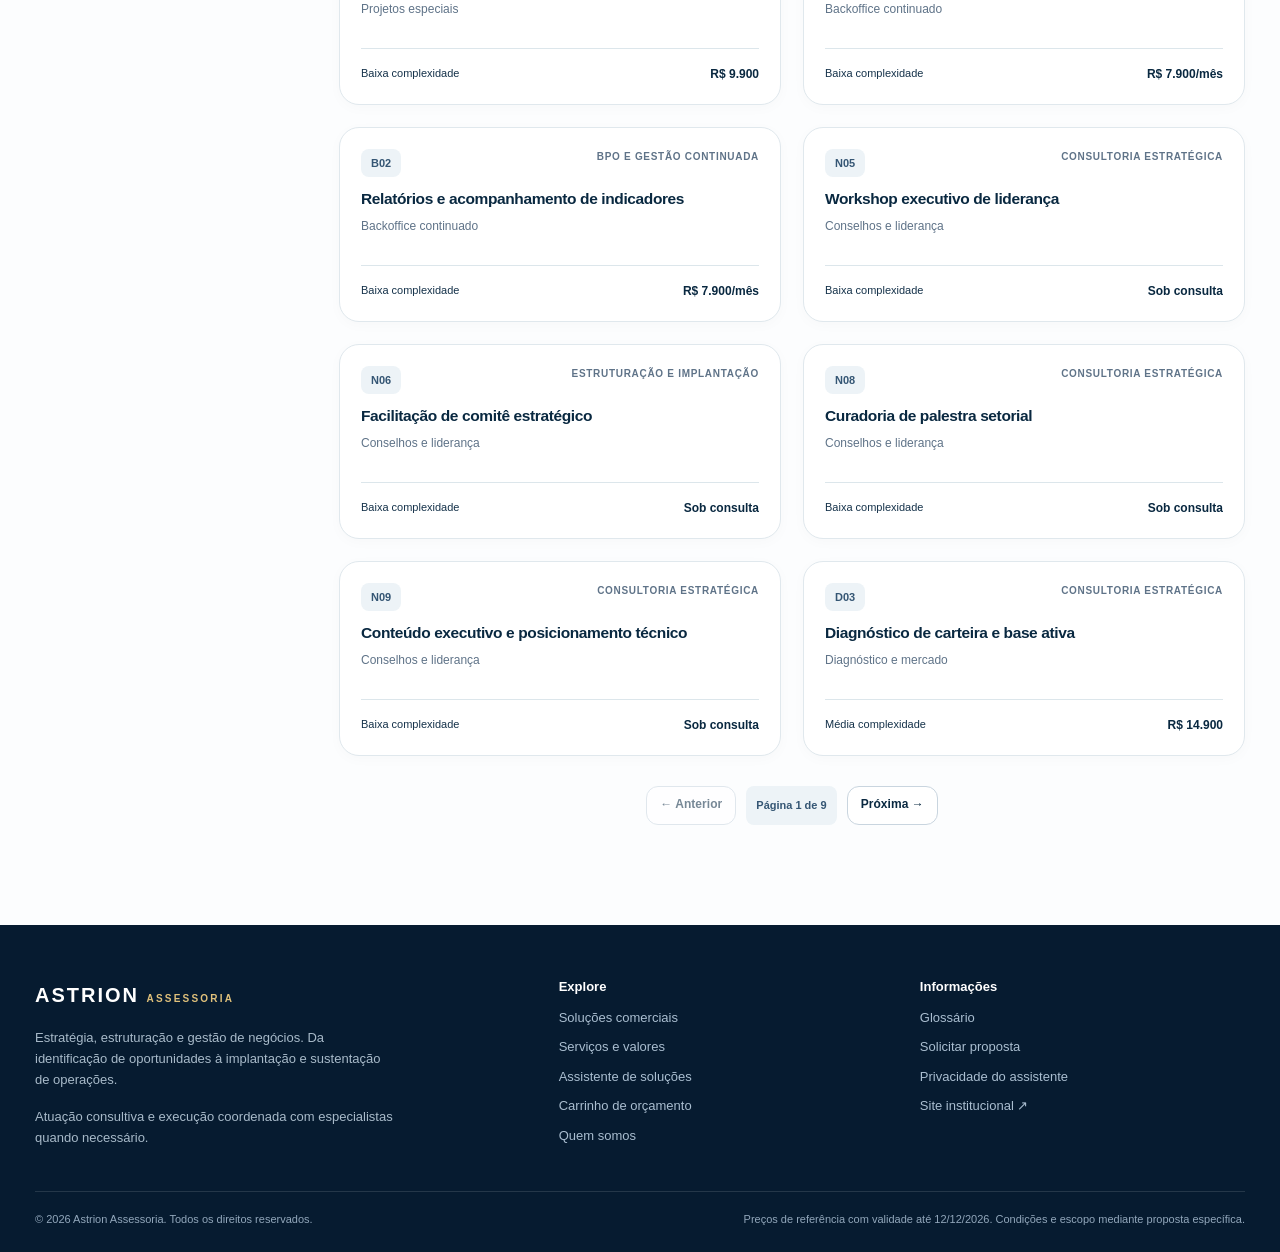
<file: servicos.html>
<!doctype html><html lang="pt-BR"><head><meta charset="utf-8"><meta name="viewport" content="width=device-width, initial-scale=1"><meta name="theme-color" content="#0a2745">
 <meta name="description" content="Consulte os 135 serviços Astrion por área, linha comercial, preço e formato."><title>Catálogo técnico de serviços | Astrion Assessoria</title>
 <link rel="icon" type="image/png" href="assets/favicon.png"><link rel="stylesheet" href="assets/styles.css"><link rel="stylesheet" href="assets/visual-v3.css">
 <script defer src="assets/catalog-data.js"></script><script defer src="assets/config.js"></script><script defer src="assets/inteligencia-astrion.js"></script><script defer src="assets/carrinho-astrion.js"></script><script defer src="assets/app.js"></script>
 </head><body data-page="servicos.html"><a class="skip-link" href="#conteudo">Ir para o conteúdo</a><header class="site-header"><div class="container header-row">
 <a href="index.html" class="brand" aria-label="Astrion — página inicial"><img src="assets/logo-astrion.png" alt="Astrion Assessoria"><span class="brand-name">Estratégia · Estruturação<br>Gestão de negócios</span></a>
 <button class="menu-btn" type="button" aria-label="Abrir navegação" aria-expanded="false" id="menu-toggle">☰ Menu</button>
 <nav class="main-nav" id="main-nav" aria-label="Navegação principal"><a href="index.html" >Início</a><a href="solucoes.html" >Soluções</a><a href="servicos.html" aria-current="page">Catálogo</a><a href="assistente.html" >Assistente de soluções</a><a href="sobre.html" >Sobre a Astrion</a></nav><a class="cart-top" href="carrinho.html" aria-label="Ver carrinho de orçamento"><span class="cart-icon" aria-hidden="true">▤</span> Carrinho <span id="cart-count" class="cart-count">0</span></a><a class="btn btn-primary btn-small header-cta" href="contato.html">Solicitar proposta <span aria-hidden="true">↗</span></a>
 </div></header><main id="conteudo"><section class="page-hero"><div class="container"><nav class="breadcrumbs" aria-label="Trilha de navegação"><a href="index.html">Início</a><span> / </span><b>Catálogo</b></nav><div class="eyebrow">Catálogo de serviços</div><h1>Um portfólio técnico para <span style="color:var(--goldlight)">cada necessidade.</span></h1><p>Explore 135 serviços, pesquise por tema e filtre por linha comercial, área ou formato de contratação.</p></div></section>
<section class="content-section"><div class="container sidebar-layout"><aside class="sidebar"><h4>Refinar busca</h4><div class="filter-group"><label for="service-query">O que você procura?</label><input class="field" id="service-query" type="search" placeholder="Nome, código ou tema..."></div>
<div class="filter-group"><label for="service-line">Linha comercial</label><select class="field" id="service-line"><option value="all">Todas as linhas</option><option value="01">Consultoria Estratégica</option><option value="02">Estruturação e Implantação</option><option value="03">BPO e Gestão Continuada</option></select></div>
<div class="filter-group"><label for="service-area">Área de atuação</label><select class="field" id="service-area"><option value="all">Todas as áreas</option></select></div>
<div class="filter-group"><label for="service-format">Modelo de contratação</label><select class="field" id="service-format"><option value="all">Todos os formatos</option><option value="projeto">Projeto</option><option value="mensal">Mensalidade</option><option value="consulta">Sob consulta</option></select></div>
<button type="button" class="btn btn-outline" style="width:100%" id="clear-filters">Limpar filtros</button><div class="notice">Serviços especializados dependem de definição de escopo e, quando aplicável, profissionais habilitados.</div></aside>
<div><div class="result-head"><strong id="service-count">Carregando catálogo...</strong><small id="service-caption">Serviços por linha comercial</small></div><div class="grid grid-2" id="services-grid"></div><div class="page-actions" id="services-pagination" style="justify-content:center;margin-top:30px"></div></div></div></section></main><footer class="site-footer"><div class="container"><div class="footer-top"><div>
 <div class="footer-brand">ASTRION <span style="font-size:10px;letter-spacing:.22em;font-weight:600;color:#e0c17b">ASSESSORIA</span></div>
 <p>Estratégia, estruturação e gestão de negócios. Da identificação de oportunidades à implantação e sustentação de operações.</p>
 <p>Atuação consultiva e execução coordenada com especialistas quando necessário.</p></div>
 <div class="footer-links"><h4>Explore</h4><a href="solucoes.html">Soluções comerciais</a><a href="servicos.html">Serviços e valores</a><a href="assistente.html">Assistente de soluções</a><a href="carrinho.html">Carrinho de orçamento</a><a href="sobre.html">Quem somos</a></div>
 <div class="footer-links"><h4>Informações</h4><a href="glossario.html">Glossário</a><a href="contato.html">Solicitar proposta</a><a href="privacidade.html">Privacidade do assistente</a><a href="https://assessoria.astrion360.com.br" target="_blank" rel="noopener noreferrer">Site institucional ↗</a></div></div>
 <div class="footer-bottom"><span>© <span id="year">2026</span> Astrion Assessoria. Todos os direitos reservados.</span><span>Preços de referência com validade até 12/12/2026. Condições e escopo mediante proposta específica.</span></div></div></footer><div class="toast" role="status" aria-live="polite" id="toast" hidden></div></body></html>
</file>
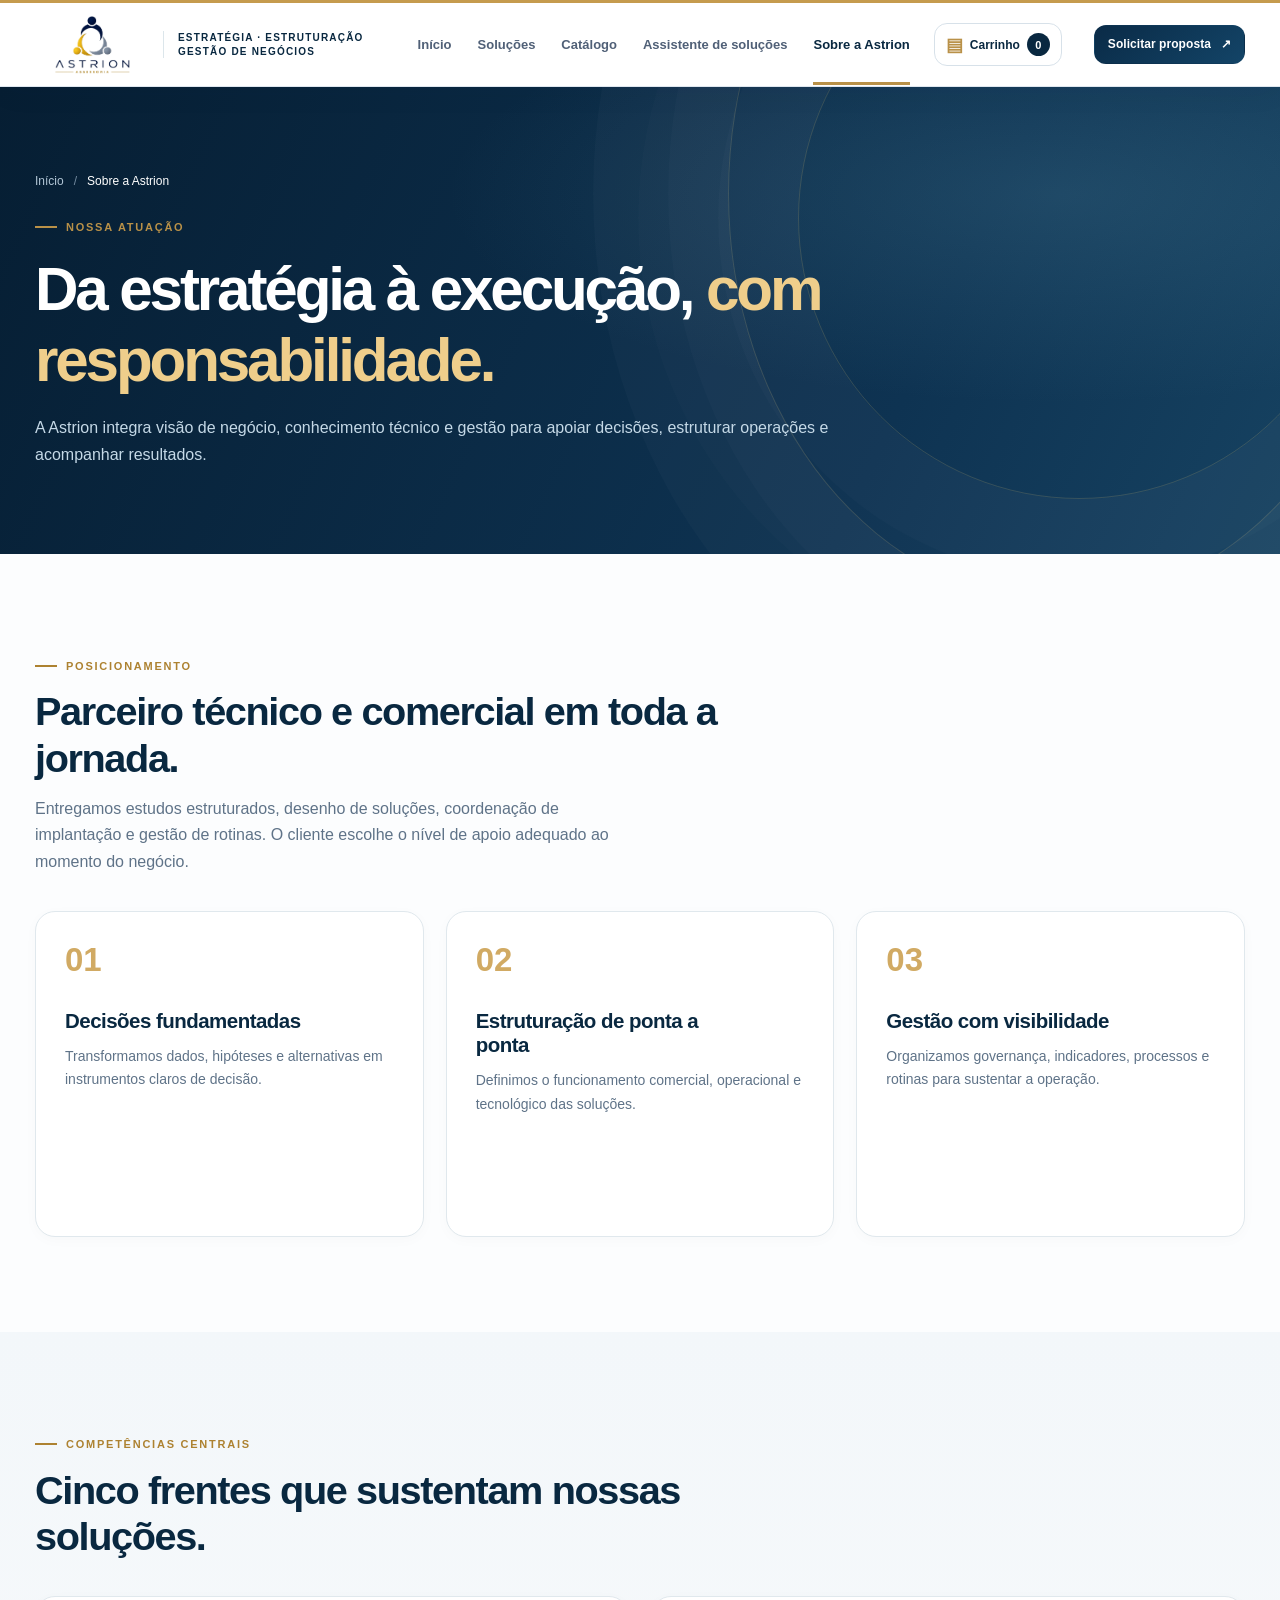
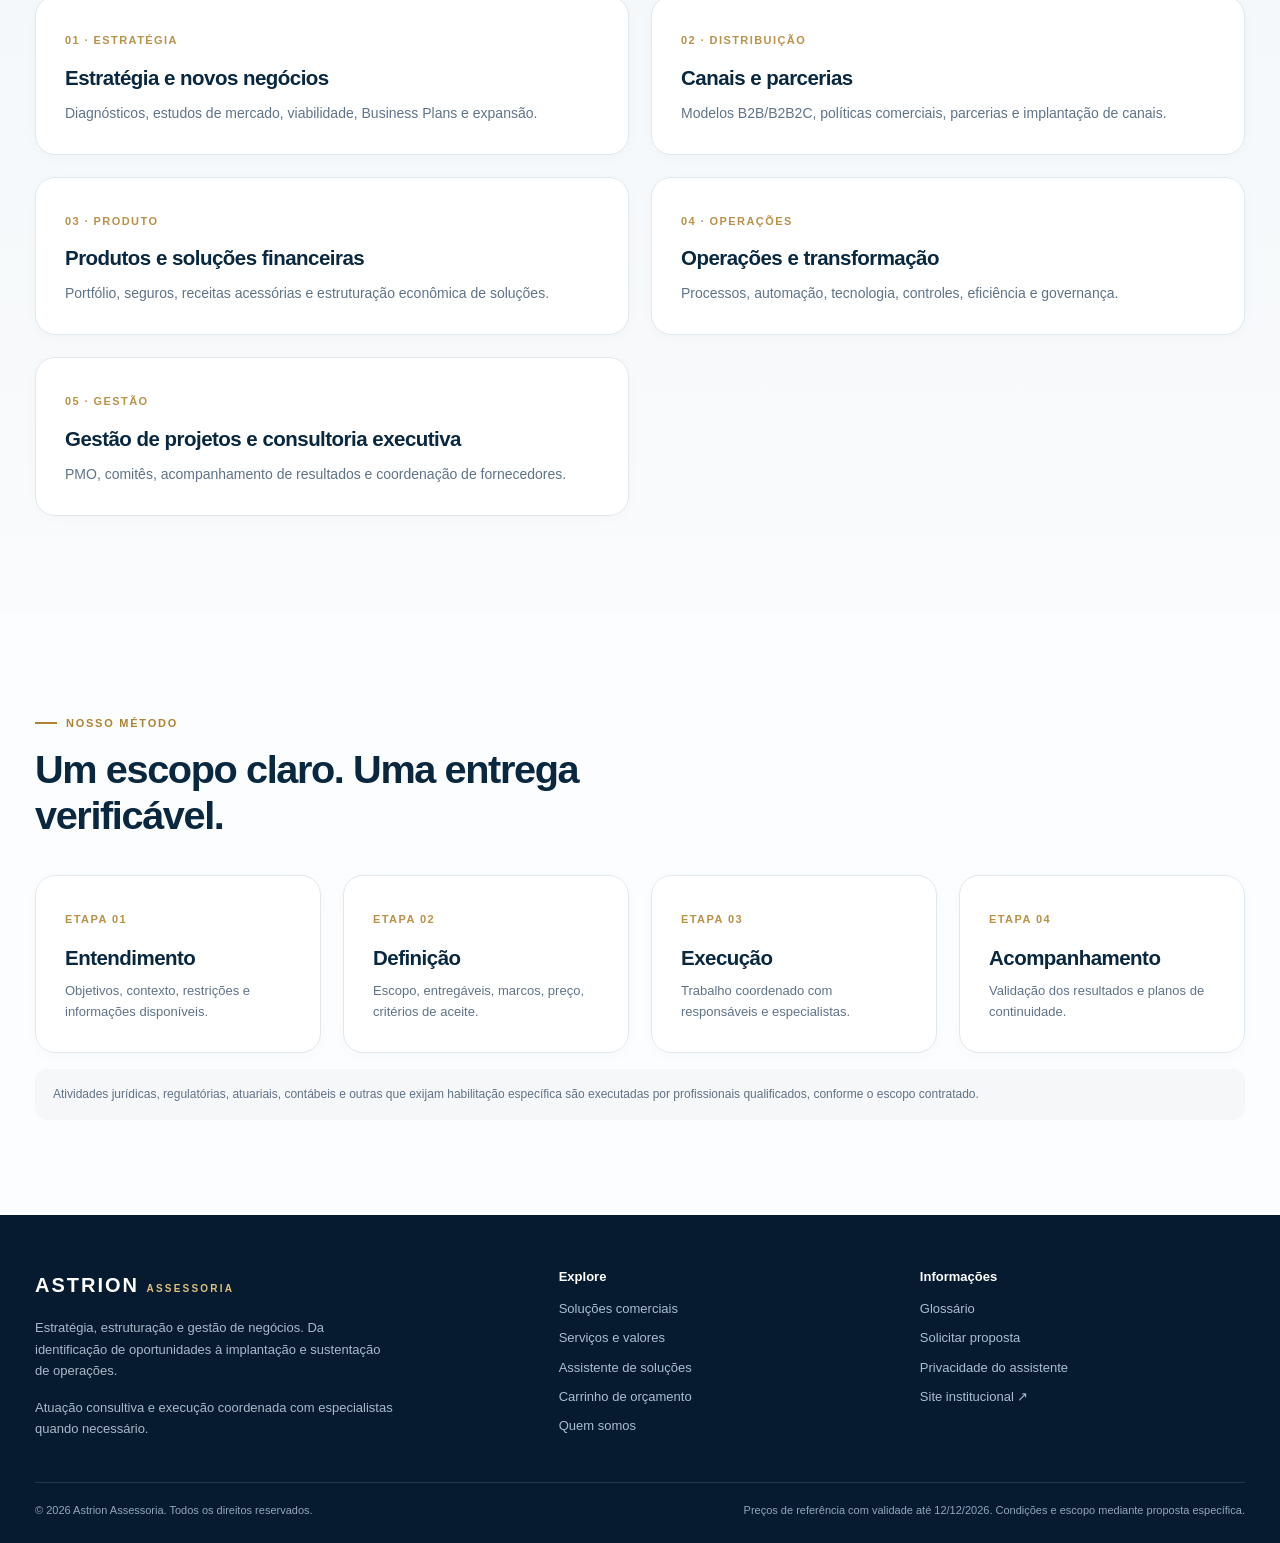
<file: sobre.html>
<!doctype html><html lang="pt-BR"><head><meta charset="utf-8"><meta name="viewport" content="width=device-width, initial-scale=1"><meta name="theme-color" content="#0a2745">
 <meta name="description" content="Conheça as competências, linhas comerciais e metodologia de atuação da Astrion Assessoria."><title>Sobre a Astrion | Astrion Assessoria</title>
 <link rel="icon" type="image/png" href="assets/favicon.png"><link rel="stylesheet" href="assets/styles.css"><link rel="stylesheet" href="assets/visual-v3.css">
 <script defer src="assets/catalog-data.js"></script><script defer src="assets/config.js"></script><script defer src="assets/inteligencia-astrion.js"></script><script defer src="assets/carrinho-astrion.js"></script><script defer src="assets/app.js"></script>
 </head><body data-page="sobre.html"><a class="skip-link" href="#conteudo">Ir para o conteúdo</a><header class="site-header"><div class="container header-row">
 <a href="index.html" class="brand" aria-label="Astrion — página inicial"><img src="assets/logo-astrion.png" alt="Astrion Assessoria"><span class="brand-name">Estratégia · Estruturação<br>Gestão de negócios</span></a>
 <button class="menu-btn" type="button" aria-label="Abrir navegação" aria-expanded="false" id="menu-toggle">☰ Menu</button>
 <nav class="main-nav" id="main-nav" aria-label="Navegação principal"><a href="index.html" >Início</a><a href="solucoes.html" >Soluções</a><a href="servicos.html" >Catálogo</a><a href="assistente.html" >Assistente de soluções</a><a href="sobre.html" aria-current="page">Sobre a Astrion</a></nav><a class="cart-top" href="carrinho.html" aria-label="Ver carrinho de orçamento"><span class="cart-icon" aria-hidden="true">▤</span> Carrinho <span id="cart-count" class="cart-count">0</span></a><a class="btn btn-primary btn-small header-cta" href="contato.html">Solicitar proposta <span aria-hidden="true">↗</span></a>
 </div></header><main id="conteudo"><section class="page-hero"><div class="container"><nav class="breadcrumbs" aria-label="Trilha de navegação"><a href="index.html">Início</a><span> / </span><b>Sobre a Astrion</b></nav><div class="eyebrow">Nossa atuação</div><h1>Da estratégia à execução, <span style="color:var(--goldlight)">com responsabilidade.</span></h1><p>A Astrion integra visão de negócio, conhecimento técnico e gestão para apoiar decisões, estruturar operações e acompanhar resultados.</p></div></section>
<section class="section"><div class="container"><div class="section-head"><div><span class="eyebrow">Posicionamento</span><h2>Parceiro técnico e comercial em toda a jornada.</h2><p>Entregamos estudos estruturados, desenho de soluções, coordenação de implantação e gestão de rotinas. O cliente escolhe o nível de apoio adequado ao momento do negócio.</p></div></div><div class="grid grid-3"><div class="feature-card"><span class="index">01</span><h3>Decisões fundamentadas</h3><p>Transformamos dados, hipóteses e alternativas em instrumentos claros de decisão.</p></div><div class="feature-card"><span class="index">02</span><h3>Estruturação de ponta a ponta</h3><p>Definimos o funcionamento comercial, operacional e tecnológico das soluções.</p></div><div class="feature-card"><span class="index">03</span><h3>Gestão com visibilidade</h3><p>Organizamos governança, indicadores, processos e rotinas para sustentar a operação.</p></div></div></div></section>
<section class="section section-soft"><div class="container"><div class="section-head"><div><span class="eyebrow">Competências centrais</span><h2>Cinco frentes que sustentam nossas soluções.</h2></div></div><div class="grid grid-2"><div class="plain-card"><span class="kicker">01 · Estratégia</span><h3 style="margin-top:13px">Estratégia e novos negócios</h3><p style="margin-top:12px;color:var(--muted);font-size:14px">Diagnósticos, estudos de mercado, viabilidade, Business Plans e expansão.</p></div><div class="plain-card"><span class="kicker">02 · Distribuição</span><h3 style="margin-top:13px">Canais e parcerias</h3><p style="margin-top:12px;color:var(--muted);font-size:14px">Modelos B2B/B2B2C, políticas comerciais, parcerias e implantação de canais.</p></div><div class="plain-card"><span class="kicker">03 · Produto</span><h3 style="margin-top:13px">Produtos e soluções financeiras</h3><p style="margin-top:12px;color:var(--muted);font-size:14px">Portfólio, seguros, receitas acessórias e estruturação econômica de soluções.</p></div><div class="plain-card"><span class="kicker">04 · Operações</span><h3 style="margin-top:13px">Operações e transformação</h3><p style="margin-top:12px;color:var(--muted);font-size:14px">Processos, automação, tecnologia, controles, eficiência e governança.</p></div><div class="plain-card"><span class="kicker">05 · Gestão</span><h3 style="margin-top:13px">Gestão de projetos e consultoria executiva</h3><p style="margin-top:12px;color:var(--muted);font-size:14px">PMO, comitês, acompanhamento de resultados e coordenação de fornecedores.</p></div></div></div></section>
<section class="section"><div class="container"><div class="section-head"><div><span class="eyebrow">Nosso método</span><h2>Um escopo claro. Uma entrega verificável.</h2></div></div><div class="grid grid-4"><div class="plain-card"><span class="kicker">Etapa 01</span><h3 style="margin-top:14px">Entendimento</h3><p style="color:var(--muted);font-size:13px;margin-top:10px">Objetivos, contexto, restrições e informações disponíveis.</p></div><div class="plain-card"><span class="kicker">Etapa 02</span><h3 style="margin-top:14px">Definição</h3><p style="color:var(--muted);font-size:13px;margin-top:10px">Escopo, entregáveis, marcos, preço, critérios de aceite.</p></div><div class="plain-card"><span class="kicker">Etapa 03</span><h3 style="margin-top:14px">Execução</h3><p style="color:var(--muted);font-size:13px;margin-top:10px">Trabalho coordenado com responsáveis e especialistas.</p></div><div class="plain-card"><span class="kicker">Etapa 04</span><h3 style="margin-top:14px">Acompanhamento</h3><p style="color:var(--muted);font-size:13px;margin-top:10px">Validação dos resultados e planos de continuidade.</p></div></div><div class="notice">Atividades jurídicas, regulatórias, atuariais, contábeis e outras que exijam habilitação específica são executadas por profissionais qualificados, conforme o escopo contratado.</div></div></section></main><footer class="site-footer"><div class="container"><div class="footer-top"><div>
 <div class="footer-brand">ASTRION <span style="font-size:10px;letter-spacing:.22em;font-weight:600;color:#e0c17b">ASSESSORIA</span></div>
 <p>Estratégia, estruturação e gestão de negócios. Da identificação de oportunidades à implantação e sustentação de operações.</p>
 <p>Atuação consultiva e execução coordenada com especialistas quando necessário.</p></div>
 <div class="footer-links"><h4>Explore</h4><a href="solucoes.html">Soluções comerciais</a><a href="servicos.html">Serviços e valores</a><a href="assistente.html">Assistente de soluções</a><a href="carrinho.html">Carrinho de orçamento</a><a href="sobre.html">Quem somos</a></div>
 <div class="footer-links"><h4>Informações</h4><a href="glossario.html">Glossário</a><a href="contato.html">Solicitar proposta</a><a href="privacidade.html">Privacidade do assistente</a><a href="https://assessoria.astrion360.com.br" target="_blank" rel="noopener noreferrer">Site institucional ↗</a></div></div>
 <div class="footer-bottom"><span>© <span id="year">2026</span> Astrion Assessoria. Todos os direitos reservados.</span><span>Preços de referência com validade até 12/12/2026. Condições e escopo mediante proposta específica.</span></div></div></footer><div class="toast" role="status" aria-live="polite" id="toast" hidden></div></body></html>
</file>
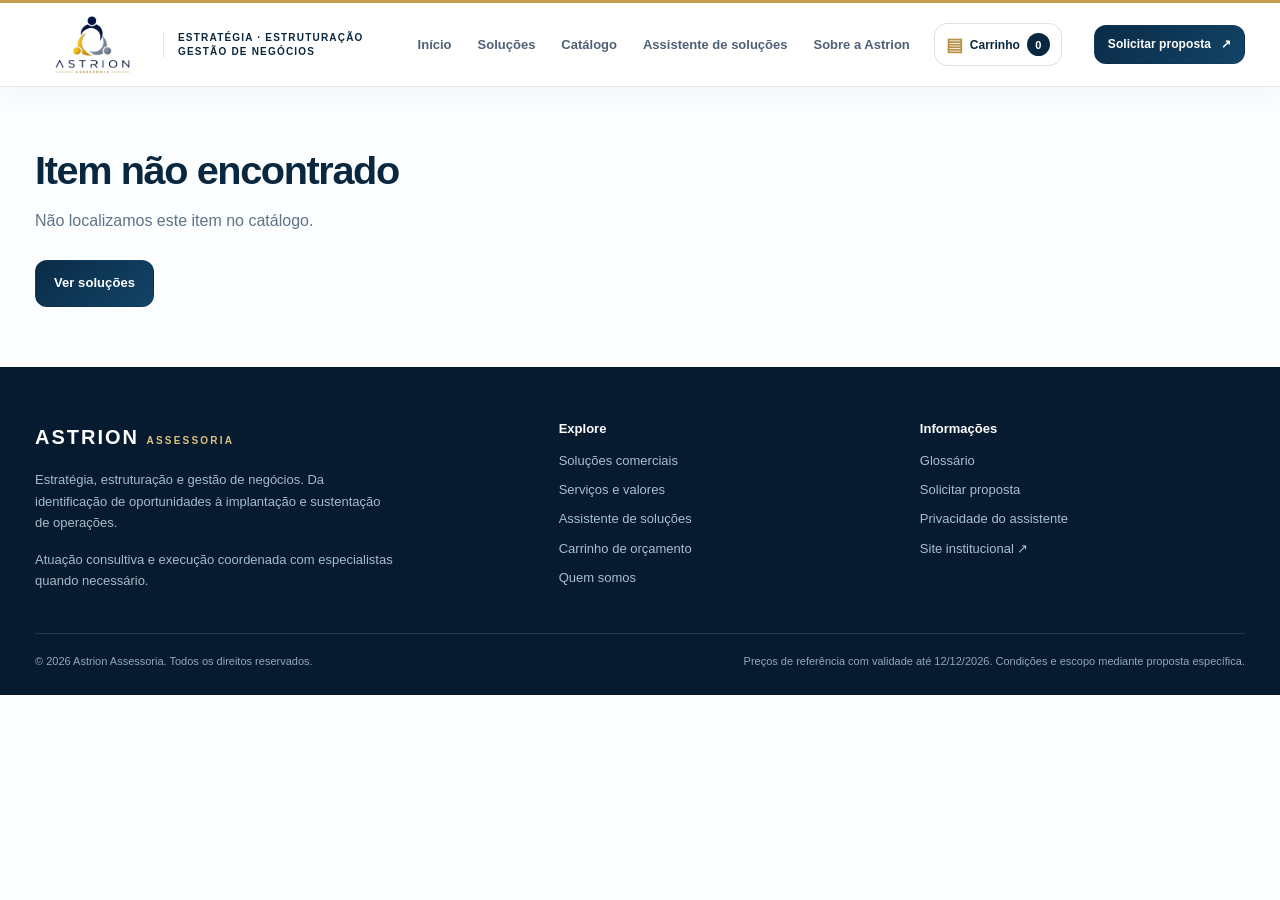
<file: solucao.html>
<!doctype html><html lang="pt-BR"><head><meta charset="utf-8"><meta name="viewport" content="width=device-width, initial-scale=1"><meta name="theme-color" content="#0a2745">
 <meta name="description" content="Escopo, entregáveis, serviços e referência comercial de uma solução Astrion."><title>Detalhes da solução | Astrion Assessoria</title>
 <link rel="icon" type="image/png" href="assets/favicon.png"><link rel="stylesheet" href="assets/styles.css"><link rel="stylesheet" href="assets/visual-v3.css">
 <script defer src="assets/catalog-data.js"></script><script defer src="assets/config.js"></script><script defer src="assets/inteligencia-astrion.js"></script><script defer src="assets/carrinho-astrion.js"></script><script defer src="assets/app.js"></script>
 </head><body data-page="solucao.html"><a class="skip-link" href="#conteudo">Ir para o conteúdo</a><header class="site-header"><div class="container header-row">
 <a href="index.html" class="brand" aria-label="Astrion — página inicial"><img src="assets/logo-astrion.png" alt="Astrion Assessoria"><span class="brand-name">Estratégia · Estruturação<br>Gestão de negócios</span></a>
 <button class="menu-btn" type="button" aria-label="Abrir navegação" aria-expanded="false" id="menu-toggle">☰ Menu</button>
 <nav class="main-nav" id="main-nav" aria-label="Navegação principal"><a href="index.html" >Início</a><a href="solucoes.html" >Soluções</a><a href="servicos.html" >Catálogo</a><a href="assistente.html" >Assistente de soluções</a><a href="sobre.html" >Sobre a Astrion</a></nav><a class="cart-top" href="carrinho.html" aria-label="Ver carrinho de orçamento"><span class="cart-icon" aria-hidden="true">▤</span> Carrinho <span id="cart-count" class="cart-count">0</span></a><a class="btn btn-primary btn-small header-cta" href="contato.html">Solicitar proposta <span aria-hidden="true">↗</span></a>
 </div></header><main id="conteudo"><div id="solution-detail-page"><section class="page-hero"><div class="container"><div class="breadcrumbs"><a href="index.html">Início</a> / <a href="solucoes.html">Soluções</a> / <b>Solução</b></div><div class="eyebrow" id="solution-line-heading">Solução Astrion</div><h1 id="solution-detail-title">Soluções para o seu negócio</h1><p id="solution-detail-lead">Escopo e entregas de referência para sua operação.</p></div></section>
<section class="content-section"><div class="container detail-layout"><article class="detail-content"><div class="detail-panel"><h2 style="margin-top:0">Visão da solução</h2><p id="solution-description"></p></div><div class="detail-panel"><h3>Principais entregas</h3><ul class="bullet-list" id="solution-deliverables"></ul></div><div class="detail-panel"><h3>Serviços que compõem a solução</h3><div id="solution-items" class="comparison"></div></div><div class="detail-panel"><h3>Quando faz sentido contratar?</h3><p id="solution-target"></p></div><div class="info-box"><strong>Escopo e contratação</strong><p>Os códigos e entregas são uma base de composição. A contratação confirma prazos, responsabilidades, entradas de dados, interfaces, critérios de aceite e possíveis exclusões. Não se pressupõe contratação obrigatória de todas as etapas.</p></div></article>
<aside class="detail-aside"><span class="eyebrow">Referência comercial</span><div class="detail-price" id="solution-price"></div><p id="solution-price-note"></p><div class="detail-meta"><div><span>Linha comercial</span><strong id="solution-aside-line"></strong></div><div><span>Modelo</span><strong id="solution-aside-model"></strong></div><div><span>Serviços</span><strong id="solution-count-items"></strong></div></div><button class="btn btn-gold" id="solution-add-cart" type="button">+ Adicionar ao carrinho</button><a href="contato.html" class="btn btn-ghost" id="solution-contact">Solicitar proposta ↗</a><a href="assistente.html" class="btn btn-ghost">Comparar alternativas ✦</a><p class="disclaimer">Valores sujeitos a validação do escopo, condições comerciais e vigência informada.</p></aside></div></section></div></main><footer class="site-footer"><div class="container"><div class="footer-top"><div>
 <div class="footer-brand">ASTRION <span style="font-size:10px;letter-spacing:.22em;font-weight:600;color:#e0c17b">ASSESSORIA</span></div>
 <p>Estratégia, estruturação e gestão de negócios. Da identificação de oportunidades à implantação e sustentação de operações.</p>
 <p>Atuação consultiva e execução coordenada com especialistas quando necessário.</p></div>
 <div class="footer-links"><h4>Explore</h4><a href="solucoes.html">Soluções comerciais</a><a href="servicos.html">Serviços e valores</a><a href="assistente.html">Assistente de soluções</a><a href="carrinho.html">Carrinho de orçamento</a><a href="sobre.html">Quem somos</a></div>
 <div class="footer-links"><h4>Informações</h4><a href="glossario.html">Glossário</a><a href="contato.html">Solicitar proposta</a><a href="privacidade.html">Privacidade do assistente</a><a href="https://assessoria.astrion360.com.br" target="_blank" rel="noopener noreferrer">Site institucional ↗</a></div></div>
 <div class="footer-bottom"><span>© <span id="year">2026</span> Astrion Assessoria. Todos os direitos reservados.</span><span>Preços de referência com validade até 12/12/2026. Condições e escopo mediante proposta específica.</span></div></div></footer><div class="toast" role="status" aria-live="polite" id="toast" hidden></div></body></html>
</file>
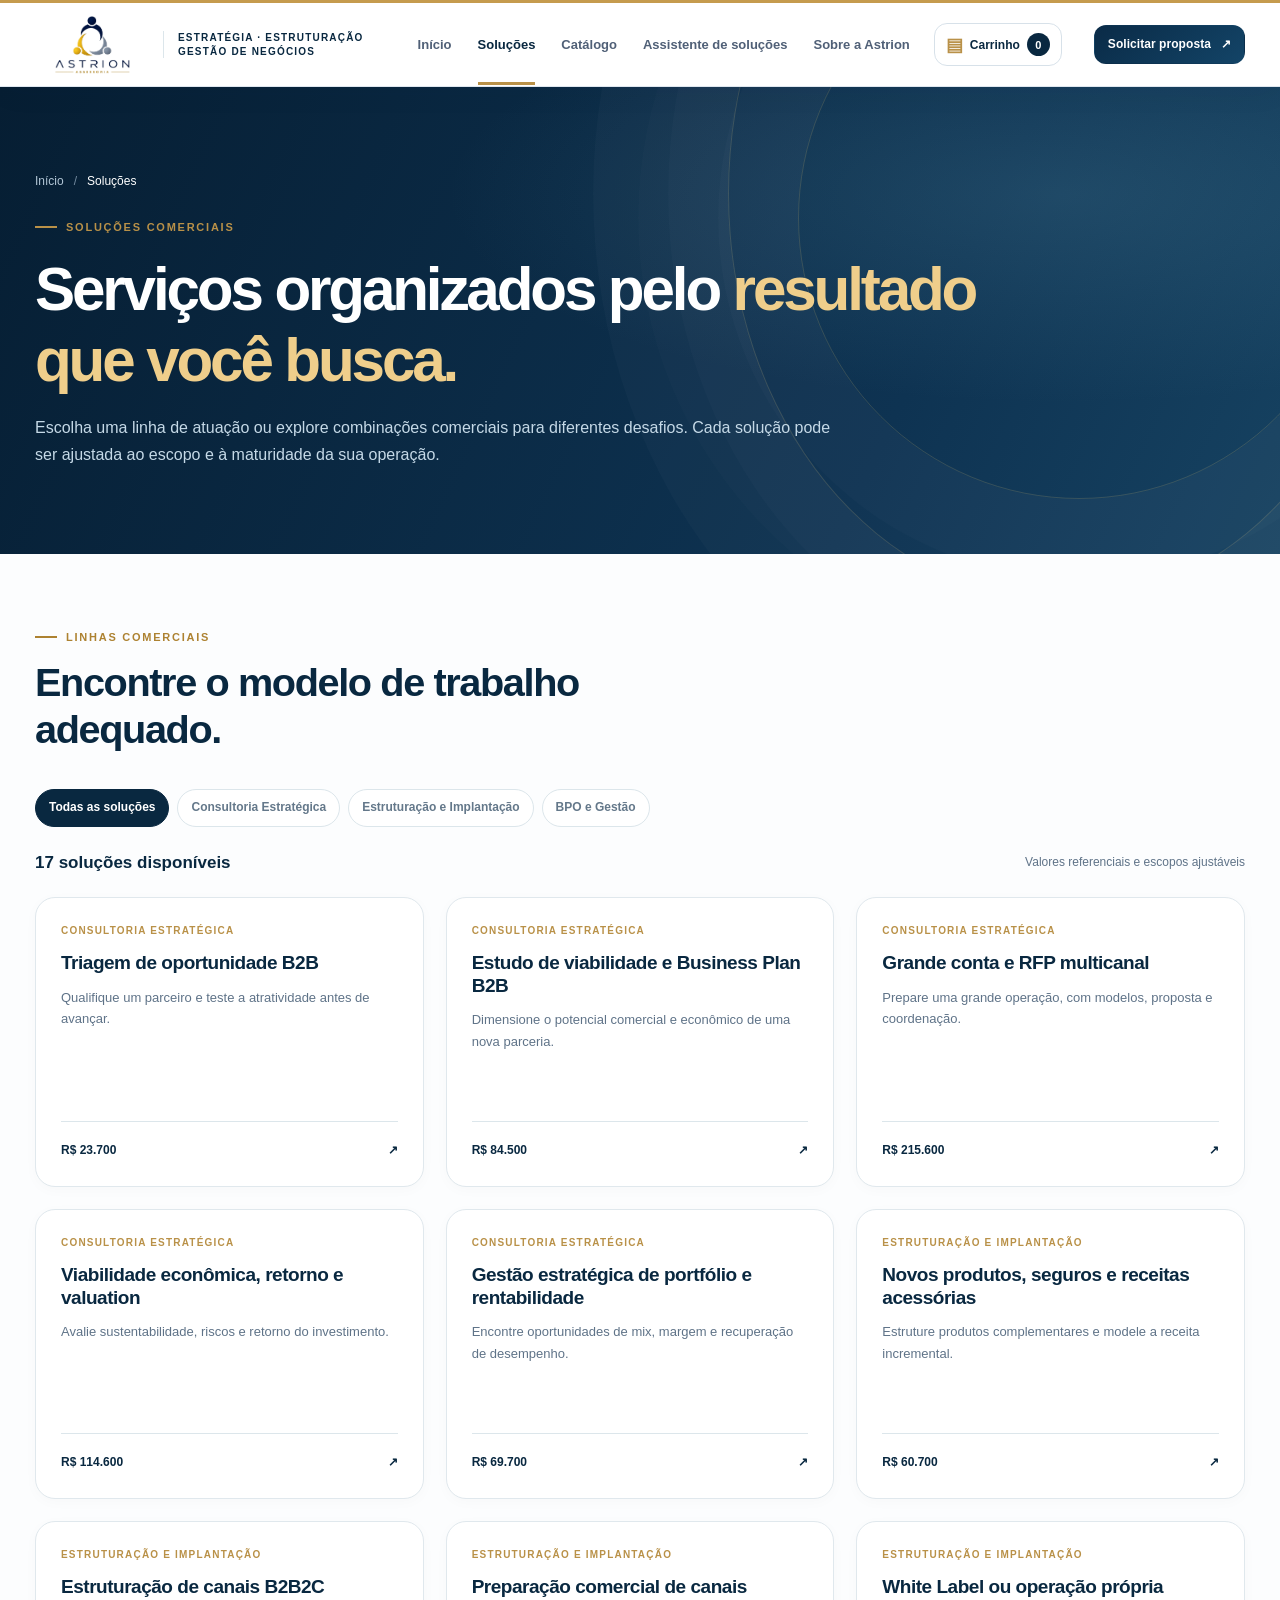
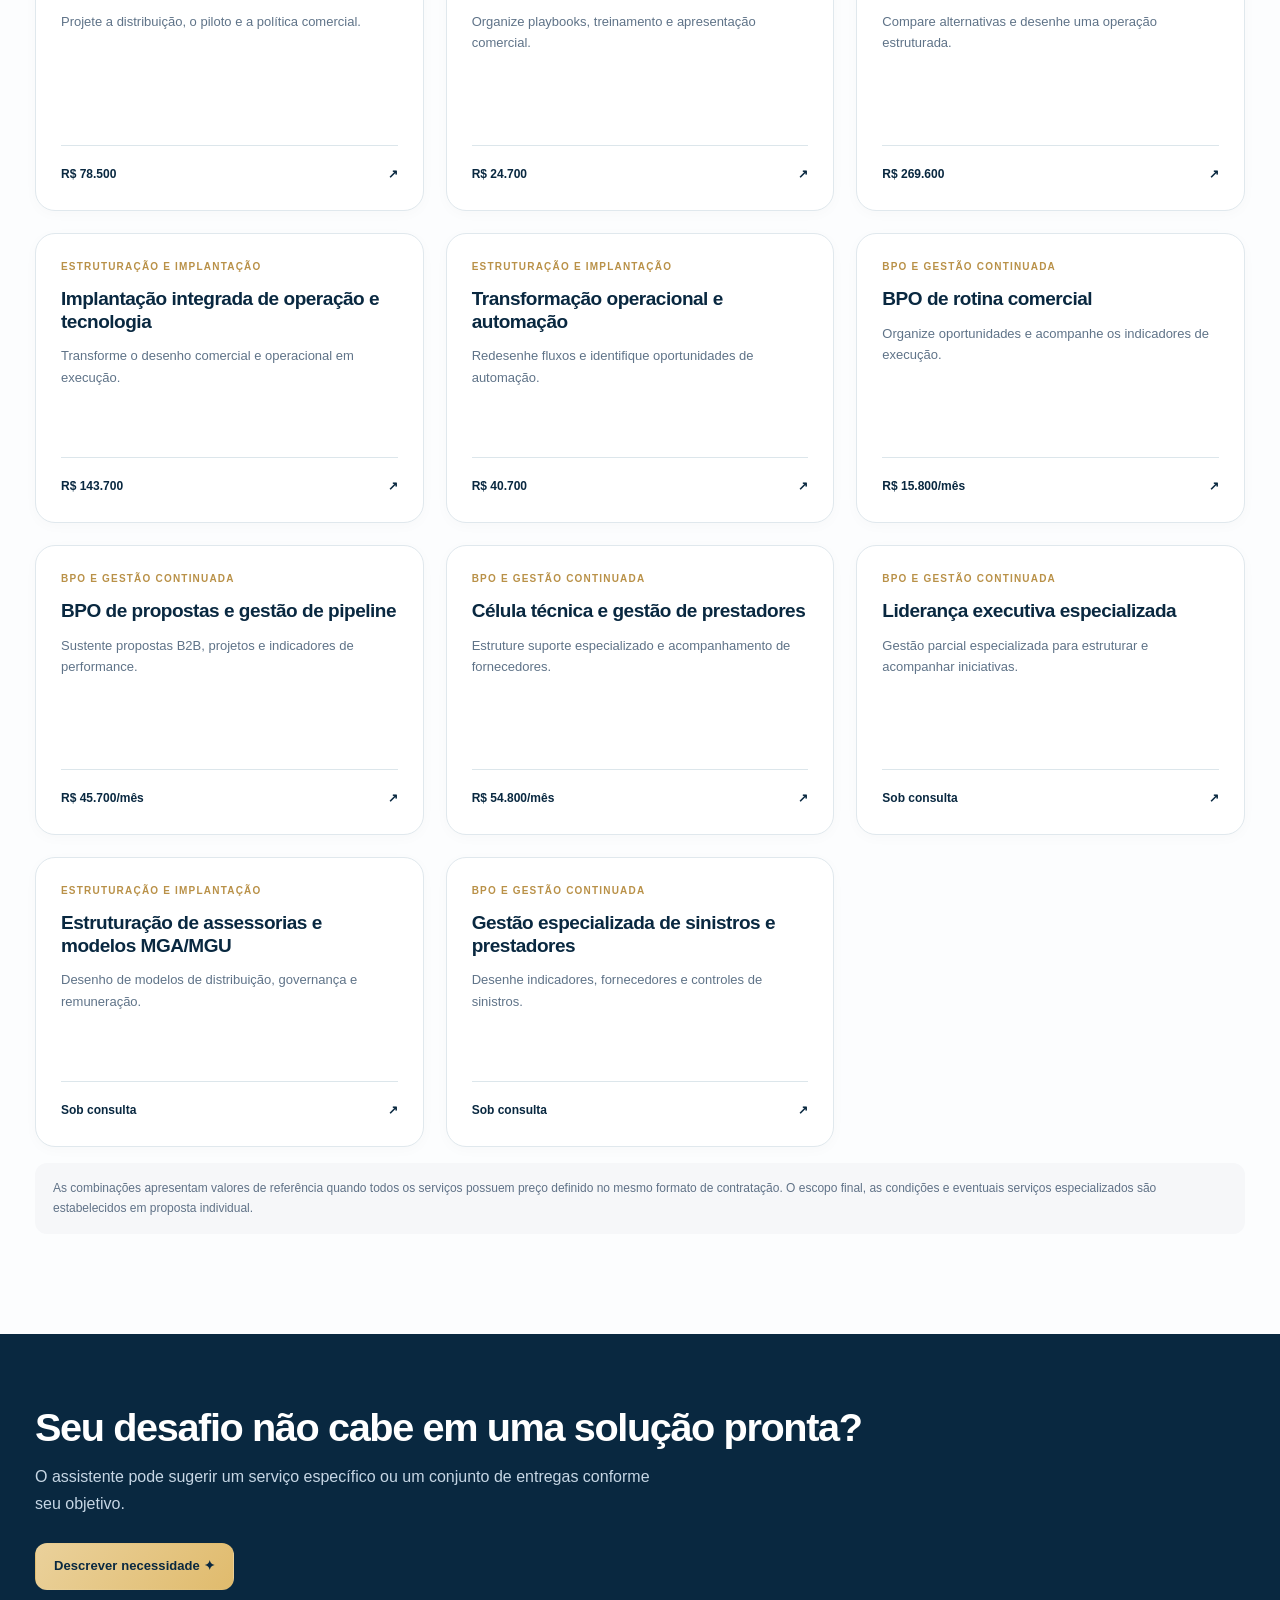
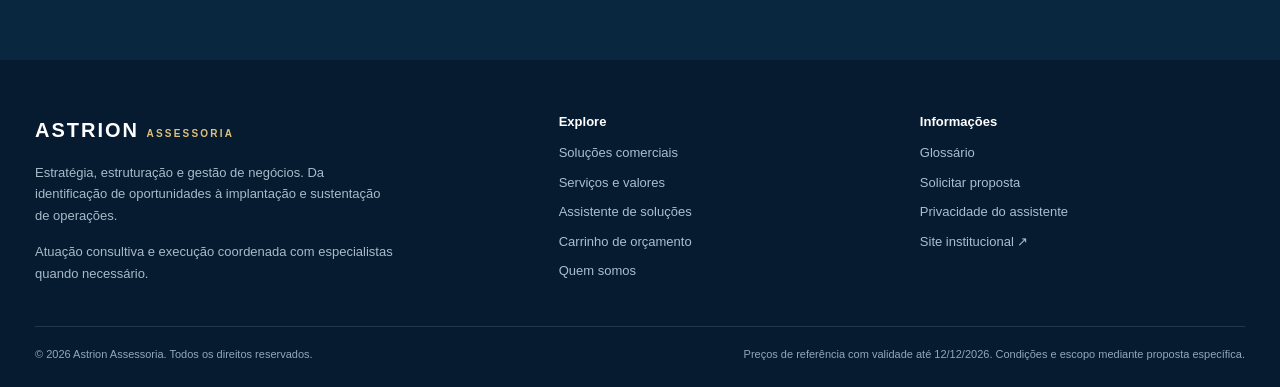
<file: solucoes.html>
<!doctype html><html lang="pt-BR"><head><meta charset="utf-8"><meta name="viewport" content="width=device-width, initial-scale=1"><meta name="theme-color" content="#0a2745">
 <meta name="description" content="Soluções comerciais Astrion: consultoria estratégica, implantação e BPO."><title>Soluções comerciais | Astrion Assessoria</title>
 <link rel="icon" type="image/png" href="assets/favicon.png"><link rel="stylesheet" href="assets/styles.css"><link rel="stylesheet" href="assets/visual-v3.css">
 <script defer src="assets/catalog-data.js"></script><script defer src="assets/config.js"></script><script defer src="assets/inteligencia-astrion.js"></script><script defer src="assets/carrinho-astrion.js"></script><script defer src="assets/app.js"></script>
 </head><body data-page="solucoes.html"><a class="skip-link" href="#conteudo">Ir para o conteúdo</a><header class="site-header"><div class="container header-row">
 <a href="index.html" class="brand" aria-label="Astrion — página inicial"><img src="assets/logo-astrion.png" alt="Astrion Assessoria"><span class="brand-name">Estratégia · Estruturação<br>Gestão de negócios</span></a>
 <button class="menu-btn" type="button" aria-label="Abrir navegação" aria-expanded="false" id="menu-toggle">☰ Menu</button>
 <nav class="main-nav" id="main-nav" aria-label="Navegação principal"><a href="index.html" >Início</a><a href="solucoes.html" aria-current="page">Soluções</a><a href="servicos.html" >Catálogo</a><a href="assistente.html" >Assistente de soluções</a><a href="sobre.html" >Sobre a Astrion</a></nav><a class="cart-top" href="carrinho.html" aria-label="Ver carrinho de orçamento"><span class="cart-icon" aria-hidden="true">▤</span> Carrinho <span id="cart-count" class="cart-count">0</span></a><a class="btn btn-primary btn-small header-cta" href="contato.html">Solicitar proposta <span aria-hidden="true">↗</span></a>
 </div></header><main id="conteudo"><section class="page-hero"><div class="container"><nav class="breadcrumbs" aria-label="Trilha de navegação"><a href="index.html">Início</a><span> / </span><b>Soluções</b></nav><div class="eyebrow">Soluções comerciais</div><h1>Serviços organizados pelo <span style="color:var(--goldlight)">resultado que você busca.</span></h1><p>Escolha uma linha de atuação ou explore combinações comerciais para diferentes desafios. Cada solução pode ser ajustada ao escopo e à maturidade da sua operação.</p></div></section>
<section class="content-section"><div class="container"><div class="section-head"><div><span class="eyebrow">Linhas comerciais</span><h2>Encontre o modelo de trabalho adequado.</h2></div></div>
<div class="filter-chips" role="group" aria-label="Filtrar por linha comercial" id="solution-line-filters"><button class="chip active" data-line="all" type="button">Todas as soluções</button><button class="chip" data-line="01" type="button">Consultoria Estratégica</button><button class="chip" data-line="02" type="button">Estruturação e Implantação</button><button class="chip" data-line="03" type="button">BPO e Gestão</button></div>
<div class="result-head"><strong id="solution-count">Soluções disponíveis</strong><small>Valores referenciais e escopos ajustáveis</small></div><div class="grid grid-3" id="solutions-grid"></div>
<div class="notice">As combinações apresentam valores de referência quando todos os serviços possuem preço definido no mesmo formato de contratação. O escopo final, as condições e eventuais serviços especializados são estabelecidos em proposta individual.</div></div></section>
<section class="foot-cta"><div class="container"><h2>Seu desafio não cabe em uma solução pronta?</h2><p>O assistente pode sugerir um serviço específico ou um conjunto de entregas conforme seu objetivo.</p><a class="btn btn-gold" href="assistente.html">Descrever necessidade ✦</a></div></section></main><footer class="site-footer"><div class="container"><div class="footer-top"><div>
 <div class="footer-brand">ASTRION <span style="font-size:10px;letter-spacing:.22em;font-weight:600;color:#e0c17b">ASSESSORIA</span></div>
 <p>Estratégia, estruturação e gestão de negócios. Da identificação de oportunidades à implantação e sustentação de operações.</p>
 <p>Atuação consultiva e execução coordenada com especialistas quando necessário.</p></div>
 <div class="footer-links"><h4>Explore</h4><a href="solucoes.html">Soluções comerciais</a><a href="servicos.html">Serviços e valores</a><a href="assistente.html">Assistente de soluções</a><a href="carrinho.html">Carrinho de orçamento</a><a href="sobre.html">Quem somos</a></div>
 <div class="footer-links"><h4>Informações</h4><a href="glossario.html">Glossário</a><a href="contato.html">Solicitar proposta</a><a href="privacidade.html">Privacidade do assistente</a><a href="https://assessoria.astrion360.com.br" target="_blank" rel="noopener noreferrer">Site institucional ↗</a></div></div>
 <div class="footer-bottom"><span>© <span id="year">2026</span> Astrion Assessoria. Todos os direitos reservados.</span><span>Preços de referência com validade até 12/12/2026. Condições e escopo mediante proposta específica.</span></div></div></footer><div class="toast" role="status" aria-live="polite" id="toast" hidden></div></body></html>
</file>
<file: assets/styles.css>
:root{--navy:#0a2745;--navy2:#0d3459;--dark:#071c32;--gold:#bc9241;--goldlight:#e7c781;--text:#183248;--muted:#62738a;--line:#dfe6ed;--ivory:#faf8f3;--soft:#f2f5f8;--white:#fff;--green:#2f7d71;--shadow:0 20px 58px rgba(8,37,62,.09);--radius:18px;--max:1190px;--head:'Manrope','Segoe UI',sans-serif;--body:'DM Sans','Segoe UI',sans-serif}
*{box-sizing:border-box}html{scroll-behavior:smooth}body{margin:0;background:#fff;color:var(--text);font:16px/1.65 var(--body);-webkit-font-smoothing:antialiased}button,input,select,textarea{font:inherit}button{cursor:pointer}a{color:inherit;text-decoration:none}a:focus-visible,button:focus-visible,input:focus-visible,select:focus-visible,textarea:focus-visible{outline:3px solid #d6a84c;outline-offset:3px}img{max-width:100%;display:block}h1,h2,h3,h4{font-family:var(--head);font-weight:800;line-height:1.18;letter-spacing:-.035em;margin:0;color:var(--navy)}h1{font-size:clamp(2.6rem,5.3vw,5.2rem);letter-spacing:-.055em}h2{font-size:clamp(2rem,3.1vw,3rem)}h3{font-size:1.28rem;letter-spacing:-.025em}p{margin:0}p+p{margin-top:1em}strong{font-weight:700}.container{width:min(var(--max),calc(100% - 64px));margin-inline:auto}.skip-link{position:absolute;left:8px;top:-70px;padding:12px;z-index:500;background:#fff}.skip-link:focus{top:8px}.site-header{position:sticky;top:0;z-index:100;background:rgba(255,255,255,.97);border-bottom:1px solid rgba(221,230,238,.94);backdrop-filter:blur(14px)}.header-row{height:85px;display:flex;align-items:center;gap:24px;justify-content:space-between}.brand{display:flex;align-items:center;gap:13px;flex-shrink:0}.brand img{width:122px;height:61px;object-fit:contain;object-position:center}.brand-name{font:800 12px/1.15 var(--head);color:var(--navy);text-transform:uppercase;letter-spacing:.10em;border-left:1px solid var(--line);padding-left:14px}.main-nav{display:flex;align-items:center;gap:26px;margin-left:auto}.main-nav a{font-size:13px;font-weight:700;white-space:nowrap;color:#506077;transition:color .2s}.main-nav a:hover,.main-nav a[aria-current=page]{color:var(--navy)}.main-nav a[aria-current=page]{position:relative}.main-nav a[aria-current=page]:after{content:'';position:absolute;left:0;right:0;bottom:-30px;height:3px;background:var(--gold)}.header-cta{margin-left:8px}.menu-btn{display:none;border:1px solid var(--line);background:white;border-radius:10px;padding:10px 13px;color:var(--navy)}.btn{display:inline-flex;justify-content:center;align-items:center;gap:10px;border:1px solid transparent;border-radius:11px;padding:13px 18px;font-weight:750;font-size:13px;line-height:1.3;text-align:center;min-height:47px;transition:transform .17s ease,background .17s,border-color .17s,box-shadow .17s}.btn:hover{transform:translateY(-2px)}.btn-primary{background:var(--navy);color:#fff}.btn-primary:hover{background:var(--navy2);box-shadow:0 9px 25px rgba(9,39,69,.16)}.btn-gold{background:var(--goldlight);color:var(--navy)}.btn-gold:hover{background:#f1d28f}.btn-outline{border-color:#c9d5df;color:var(--navy);background:white}.btn-outline:hover{border-color:var(--navy)}.btn-light{background:#fff;color:var(--navy)}.btn-small{min-height:39px;padding:9px 13px;font-size:12px}.btn-ghost{background:transparent;border-color:#7894a8;color:white}.btn:disabled{opacity:.55;cursor:not-allowed;transform:none}.eyebrow{display:inline-flex;align-items:center;gap:9px;font-weight:800;letter-spacing:.16em;font-size:11px;text-transform:uppercase;color:var(--gold)}.eyebrow:before{content:'';display:inline-block;width:22px;height:2px;background:currentColor}.hero{background:var(--dark);color:#fff;position:relative;overflow:hidden}.hero:before{content:'';position:absolute;right:-12%;top:-55%;width:68%;height:180%;background:radial-gradient(circle at center,rgba(50,107,143,.37),transparent 65%);pointer-events:none}.hero:after{content:'';position:absolute;inset:0;background-image:linear-gradient(rgba(255,255,255,.025) 1px,transparent 1px),linear-gradient(90deg,rgba(255,255,255,.025) 1px,transparent 1px);background-size:58px 58px;mask-image:linear-gradient(to right,transparent 28%,black 100%);pointer-events:none}.hero .container{position:relative;z-index:1}.hero-layout{min-height:675px;display:grid;grid-template-columns:1.1fr .9fr;gap:58px;align-items:center;padding:76px 0 88px}.hero h1{color:#fff;max-width:690px}.hero h1 em{font-style:normal;color:var(--goldlight)}.hero p{max-width:580px;color:#bfd0df;font-size:17px;line-height:1.75;margin-top:24px}.hero-actions{display:flex;gap:12px;flex-wrap:wrap;margin-top:34px}.trust-line{margin-top:42px;display:flex;align-items:center;gap:12px;color:#adc0d2;font-size:12px;font-weight:650;letter-spacing:.04em}.trust-line span{display:flex;align-items:center;gap:7px}.trust-line i{display:inline-block;width:5px;height:5px;border-radius:50%;background:var(--gold)}.hero-panel{background:rgba(255,255,255,.065);border:1px solid rgba(255,255,255,.16);border-radius:22px;padding:26px;box-shadow:0 30px 70px rgba(0,0,0,.19);backdrop-filter:blur(7px)}.panel-top{display:flex;align-items:center;justify-content:space-between;color:#e7edf5;font-size:12px;letter-spacing:.1em;font-weight:750;text-transform:uppercase}.live-dot{display:inline-flex;width:8px;height:8px;background:#daba6b;border-radius:50%;box-shadow:0 0 0 6px rgba(216,176,92,.10)}.path-steps{display:grid;gap:8px;margin:24px 0}.path-step{display:grid;grid-template-columns:40px 1fr 30px;align-items:center;gap:13px;background:rgba(2,19,35,.35);border:1px solid rgba(255,255,255,.1);border-radius:12px;padding:14px 15px;color:#fff}.path-number{font-weight:800;font-family:var(--head);font-size:14px;color:var(--goldlight)}.path-step strong{font-size:14px;display:block}.path-step small{display:block;font-size:11px;color:#afc4d5;margin-top:1px}.path-arrow{font-size:18px;color:#a6bccd;text-align:right}.hero-search{background:#fff;border-radius:13px;padding:8px;display:flex;gap:7px}.hero-search input{flex:1;min-width:0;border:0;padding:9px 11px;outline:0;color:var(--navy);font-size:12.5px}.hero-search button{border:0;background:var(--goldlight);border-radius:8px;color:var(--navy);font-size:12px;font-weight:800;padding:10px 14px}.thin-meta{font-size:11px;color:#a2b8ca;margin-top:12px}.stats-band{background:#fff;border-bottom:1px solid var(--line)}.stats{display:grid;grid-template-columns:repeat(4,1fr);padding:25px 0}.stat{padding:8px 28px;border-right:1px solid var(--line)}.stat:first-child{padding-left:0}.stat:last-child{border-right:0}.stat strong{display:block;font:800 29px/1.25 var(--head);color:var(--navy)}.stat span{font-size:12px;font-weight:700;color:var(--muted)}.section{padding:95px 0}.section-soft{background:var(--soft)}.section-ivory{background:var(--ivory)}.section-head{display:flex;justify-content:space-between;align-items:end;gap:25px;margin-bottom:36px}.section-head h2{margin-top:13px;max-width:730px}.section-head p{max-width:580px;color:var(--muted);margin-top:14px}.section-head .btn{flex-shrink:0}.grid{display:grid;gap:22px}.grid-3{grid-template-columns:repeat(3,minmax(0,1fr))}.grid-2{grid-template-columns:repeat(2,minmax(0,1fr))}.grid-4{grid-template-columns:repeat(4,minmax(0,1fr))}.feature-card,.solution-card,.service-card,.plain-card{background:#fff;border:1px solid var(--line);border-radius:var(--radius);padding:29px;transition:border-color .17s,transform .17s,box-shadow .17s;min-width:0}.feature-card:hover,.solution-card:hover,.service-card:hover{border-color:#c6d2dd;transform:translateY(-3px);box-shadow:var(--shadow)}.feature-card{min-height:326px;display:flex;flex-direction:column}.feature-card .index{font:800 33px var(--head);color:#d1aa63}.feature-card h3{margin-top:30px;max-width:280px}.feature-card p{color:var(--muted);font-size:14px;margin-top:12px}.card-end{display:flex;align-items:center;justify-content:space-between;color:var(--navy);font-weight:800;font-size:12px;margin-top:auto;padding-top:30px}.card-end span:last-child{font-size:20px;color:var(--gold)}.kicker{color:var(--gold);text-transform:uppercase;font-size:11px;letter-spacing:.13em;font-weight:800}.text-link{display:inline-flex;align-items:center;gap:7px;color:var(--navy);font-weight:800;font-size:13px}.text-link:hover{text-decoration:underline}.strip{background:var(--navy);color:#fff;padding:45px 0}.strip .container{display:flex;justify-content:space-between;align-items:center;gap:30px}.strip h2{color:#fff;font-size:clamp(1.65rem,2.4vw,2.35rem);max-width:780px}.strip p{color:#bfd0e0;margin-top:12px;font-size:14px}.solution-card{display:flex;flex-direction:column;min-height:290px;padding:25px}.solution-card .card-line{font-size:10px;font-weight:800;letter-spacing:.12em;text-transform:uppercase;color:var(--gold)}.solution-card h3{margin-top:13px;font-size:19px}.solution-card p{margin-top:12px;color:var(--muted);font-size:13px}.solution-card .mini-meta{margin-top:auto;padding-top:19px;display:flex;justify-content:space-between;align-items:center;gap:10px;border-top:1px solid var(--line);font-size:12px;color:var(--navy);font-weight:800}.pill{display:inline-flex;align-items:center;gap:5px;border-radius:8px;background:#edf3f7;color:#355674;padding:5px 10px;font-size:11px;font-weight:750;white-space:nowrap}.pill-gold{background:#f7efd9;color:#92681c}.market-card{display:flex;align-items:flex-start;gap:16px}.market-card .marker{background:var(--ivory);border-radius:10px;width:43px;height:43px;display:grid;place-items:center;color:var(--gold);font-weight:800;flex-shrink:0}.market-card p{color:var(--muted);font-size:13px;margin-top:8px}.foot-cta{padding:70px 0;background:var(--navy);color:#fff}.foot-cta h2{color:#fff}.foot-cta p{color:#c6d6e4;margin:13px 0 26px;max-width:630px}.site-footer{background:#061b30;color:#ccd7e1;padding:54px 0 24px}.footer-top{display:grid;grid-template-columns:1.5fr 1fr 1fr;gap:36px}.footer-brand{font-family:var(--head);color:#fff;font-weight:800;letter-spacing:.1em;font-size:20px}.footer-top p{color:#a8bac9;font-size:13px;max-width:360px;margin-top:15px}.footer-links{display:grid;gap:8px;align-content:start}.footer-links h4{color:#fff;font-size:13px;letter-spacing:0;margin-bottom:5px}.footer-links a{font-size:13px;color:#aabed0}.footer-links a:hover{color:#fff}.footer-bottom{display:flex;justify-content:space-between;gap:15px;align-items:center;margin-top:42px;padding-top:18px;border-top:1px solid rgba(255,255,255,.12);color:#92a7bb;font-size:11px}.page-hero{background:var(--dark);position:relative;color:#fff;padding:85px 0 86px;overflow:hidden}.page-hero:after{content:'';position:absolute;right:-80px;top:-150px;width:560px;height:560px;border:1px solid rgba(225,194,116,.18);border-radius:50%;box-shadow:0 0 0 80px rgba(255,255,255,.015),0 0 0 160px rgba(255,255,255,.01)}.page-hero .container{position:relative;z-index:1}.page-hero h1{font-size:clamp(2.45rem,4.7vw,4.3rem);max-width:990px;margin-top:19px}.page-hero p{font-size:16px;color:#c3d2df;max-width:770px;margin-top:18px}.breadcrumbs{display:flex;gap:10px;align-items:center;color:#90a8bd;font-size:12px;margin-bottom:18px}.breadcrumbs a{color:#b2c6d6}.breadcrumbs b{font-weight:500;color:#fff}.breadcrumbs span{color:#748ba0}.page-actions{display:flex;gap:10px;margin-top:24px;flex-wrap:wrap}.content-section{padding:66px 0 100px}.sidebar-layout{display:grid;grid-template-columns:270px 1fr;align-items:start;gap:34px}.sidebar{position:sticky;top:112px;background:var(--soft);border:1px solid var(--line);border-radius:15px;padding:19px}.sidebar h4{font-size:12px;text-transform:uppercase;letter-spacing:.13em;color:var(--navy);margin:0 0 14px}.filter-group{margin-bottom:19px}.filter-group label{display:block;color:#526b7e;font-size:12px;font-weight:800;margin-bottom:8px}.field{width:100%;border:1px solid #d3dce6;border-radius:10px;min-height:44px;padding:10px 13px;background:#fff;color:var(--text);outline:0}.field:focus,.search-field:focus{border-color:#a47b34;box-shadow:0 0 0 3px rgba(190,151,63,.13)}textarea.field{min-height:155px;resize:vertical}.filter-chips{display:flex;gap:8px;flex-wrap:wrap;margin-bottom:22px}.chip{border:1px solid var(--line);background:#fff;color:#64788a;font-size:12px;padding:8px 13px;border-radius:50px;font-weight:750}.chip.active,.chip:hover{background:var(--navy);color:#fff;border-color:var(--navy)}.result-head{display:flex;align-items:center;justify-content:space-between;gap:10px;margin-bottom:20px}.result-head strong{color:var(--navy);font-size:17px}.result-head small{color:var(--muted);font-size:12px}.service-card{padding:21px;min-height:195px;display:flex;flex-direction:column}.service-top{display:flex;justify-content:space-between;gap:14px;align-items:start}.service-card h3{font-size:15.5px;margin-top:11px;line-height:1.36}.service-card p{font-size:12px;color:var(--muted);margin-top:8px;line-height:1.5}.service-card .service-bottom{border-top:1px solid var(--line);margin-top:auto;padding-top:15px;display:flex;justify-content:space-between;gap:9px;align-items:center;font-size:11px}.price{font:800 16px/1.3 var(--head);color:var(--navy)}.small-price{font:800 12px var(--head);color:var(--navy)}.detail-layout{display:grid;grid-template-columns:minmax(0,1fr) 330px;gap:35px;align-items:start}.detail-content h2{font-size:24px;margin:35px 0 17px}.detail-content p{color:var(--muted);line-height:1.82}.detail-panel{background:#fff;border:1px solid var(--line);border-radius:16px;padding:28px;margin-bottom:19px}.detail-panel h3{font-size:17px;margin-bottom:14px}.detail-panel p{font-size:14px}.bullet-list{list-style:none;margin:0;padding:0;display:grid;gap:13px}.bullet-list li{display:flex;align-items:flex-start;gap:12px;font-size:14px;line-height:1.6}.bullet-list li:before{content:'✓';display:grid;place-items:center;background:#e6f2ef;color:var(--green);width:22px;height:22px;border-radius:50%;font-weight:900;font-size:12px;flex:0 0 22px;margin-top:1px}.detail-aside{position:sticky;top:110px;border-radius:18px;background:var(--navy);padding:28px;color:#fff;box-shadow:0 20px 45px rgba(6,36,61,.15)}.detail-aside .eyebrow{font-size:10px}.detail-aside .detail-price{font:800 30px var(--head);color:#fff;margin:13px 0}.detail-aside p{color:#bcd0de;font-size:12px}.detail-aside .detail-meta{margin:22px 0;padding:18px 0;border-top:1px solid rgba(255,255,255,.15);border-bottom:1px solid rgba(255,255,255,.15);display:grid;gap:13px;font-size:12px}.detail-meta div{display:flex;justify-content:space-between;gap:10px}.detail-meta span{color:#b4c9d8}.detail-meta strong{color:#fff;text-align:right}.detail-aside .btn{width:100%;margin-top:18px}.disclaimer{font-size:11px;color:#788b9c;line-height:1.55}.detail-aside .disclaimer{color:#acc1d2;margin-top:13px}.checklist{display:grid;gap:16px;grid-template-columns:repeat(2,1fr);margin-top:20px}.check-item{padding:18px;border:1px solid var(--line);border-radius:12px;background:var(--soft)}.check-item strong{display:block;color:var(--navy);font-size:12px}.check-item p{font-size:12px;color:var(--muted);margin-top:5px}.search-head{max-width:760px;margin:0 auto 39px;text-align:center}.search-head h2{margin:12px 0}.search-head p{color:var(--muted)}.assistant-layout{display:grid;grid-template-columns:minmax(0,1.12fr) minmax(0,.88fr);gap:30px;align-items:start}.assistant-form{background:#fff;padding:31px;border-radius:19px;border:1px solid var(--line);box-shadow:0 12px 34px rgba(8,34,55,.04)}.assistant-form textarea{min-height:215px;font-size:15px}.assistant-form label{font-size:13px;font-weight:800;color:var(--navy);display:block;margin-bottom:10px}.form-note{font-size:12px;color:var(--muted);margin:12px 0}.input-row{display:grid;grid-template-columns:1fr 1fr;gap:13px;margin:19px 0}.form-actions{display:flex;gap:10px;flex-wrap:wrap}.assistant-side{background:var(--navy);color:#fff;border-radius:18px;padding:32px}.assistant-side h3{color:#fff}.assistant-side p{color:#b5c9d8;font-size:13px;margin-top:9px}.assistant-side .steps{display:grid;gap:25px;margin-top:28px}.steps div{display:flex;gap:15px;align-items:start;font-size:13px;color:#d1deea}.steps b{display:grid;place-items:center;flex:0 0 35px;height:35px;border:1px solid rgba(255,255,255,.2);border-radius:10px;color:var(--goldlight)}.examples{display:flex;flex-wrap:wrap;gap:9px;margin-top:22px}.example{color:#bfd3e1;border:1px solid rgba(255,255,255,.18);border-radius:9px;padding:10px 12px;text-align:left;background:rgba(255,255,255,.05);font-size:12px}.example:hover{background:rgba(255,255,255,.12);color:#fff}.recommendations{margin-top:30px;scroll-margin-top:125px}.recommendations[hidden]{display:none}.result-banner{border:1px solid #b6d8d0;background:#edf7f3;padding:16px 18px;border-radius:12px;display:flex;gap:14px;align-items:center;justify-content:space-between;color:#1c5e55;font-size:13px}.result-banner strong{font-size:14px}.result-card{background:#fff;border:1px solid var(--line);border-radius:18px;padding:28px;margin-top:18px;box-shadow:0 16px 45px rgba(13,47,75,.055)}.result-card h3{font-size:23px;margin:10px 0}.result-card p{font-size:14px;color:var(--muted)}.result-card .result-line{display:flex;gap:9px;flex-wrap:wrap;margin-bottom:13px}.result-card .result-price{font:800 23px var(--head);color:var(--navy);margin:17px 0}.result-actions{display:flex;flex-wrap:wrap;gap:9px;margin-top:22px}.result-card .components{display:grid;gap:8px;margin-top:17px;padding-top:16px;border-top:1px solid var(--line)}.components a{display:flex;justify-content:space-between;gap:15px;font-size:13px;color:var(--navy)}.components a:hover{text-decoration:underline}.components small{font-size:11px;color:var(--muted);white-space:nowrap}.notice{border-radius:12px;padding:16px 18px;background:#f6f7f9;color:#607287;font-size:12px;line-height:1.65;margin-top:16px}.info-box{padding:25px;background:var(--ivory);border-left:3px solid var(--gold);border-radius:0 14px 14px 0}.info-box p{color:var(--muted);margin-top:10px}.comparison{display:grid;gap:19px}.comparison-card{border:1px solid var(--line);border-radius:16px;padding:27px;background:#fff}.comparison-card h3{margin:14px 0 10px}.comparison-card p{color:var(--muted);font-size:13px}.faq{max-width:860px;margin:auto}.faq details{border-bottom:1px solid var(--line);padding:18px 0}.faq summary{cursor:pointer;font-weight:750;color:var(--navy)}.faq details p{color:var(--muted);font-size:14px;padding:11px 20px 0 0}.no-results{background:var(--soft);padding:34px;border-radius:14px;color:var(--muted);grid-column:1/-1}.mini-tag{font-size:10px;letter-spacing:.07em;text-transform:uppercase;color:var(--muted);font-weight:800}.visually-hidden{position:absolute!important;width:1px;height:1px;padding:0;margin:-1px;overflow:hidden;clip:rect(0,0,0,0);white-space:nowrap;border:0}.anchor{scroll-margin-top:105px}.toast{position:fixed;bottom:24px;right:24px;z-index:999;background:#113450;color:#fff;padding:14px 18px;border-radius:10px;box-shadow:var(--shadow);font-size:13px;max-width:320px;transition:opacity .25s}.toast[hidden]{display:none}
@media(max-width:1120px){.main-nav{gap:17px}.brand img{width:102px}.brand-name{display:none}.header-cta{margin-left:0}.hero-layout{gap:27px}.feature-card{padding:23px}.service-card{padding:17px}}
@media(max-width:920px){.menu-btn{display:block;margin-left:auto}.main-nav{display:none;position:absolute;left:0;right:0;top:85px;background:#fff;box-shadow:0 20px 30px rgba(6,34,52,.1);padding:15px 28px 26px;flex-direction:column;align-items:stretch;gap:5px;border-top:1px solid var(--line)}.main-nav.is-open{display:flex}.main-nav a{padding:10px 3px}.main-nav a[aria-current=page]:after{display:none}.header-cta{display:none}.hero-layout{grid-template-columns:1fr;padding:65px 0}.hero-panel{max-width:650px}.grid-3{grid-template-columns:repeat(2,minmax(0,1fr))}.grid-4{grid-template-columns:repeat(2,1fr)}.sidebar-layout{grid-template-columns:1fr}.sidebar{position:static}.detail-layout{grid-template-columns:1fr}.detail-aside{position:static}.assistant-layout{grid-template-columns:1fr}.footer-top{grid-template-columns:1.6fr 1fr}.footer-top>div:last-child{grid-column:2}.stats{grid-template-columns:repeat(2,1fr)}.stat:nth-child(2){border-right:none}}
@media(max-width:640px){.container{width:min(100% - 36px,var(--max))}.header-row{height:75px}.main-nav{top:75px}.brand img{width:99px;height:53px}.hero-layout{min-height:0;padding:57px 0 65px}.hero h1{font-size:clamp(2.47rem,10.5vw,3.5rem)}.hero p{font-size:15px}.hero-actions .btn{flex:1;min-width:140px}.hero-panel{padding:19px}.path-step{padding:11px}.stats{padding:18px 0}.stat{padding:10px 14px!important}.stat:nth-child(odd){border-right:1px solid var(--line)}.stat:nth-child(1),.stat:nth-child(2){border-bottom:1px solid var(--line)}.stat strong{font-size:24px}.section{padding:67px 0}.section-head{display:block}.section-head .btn{margin-top:25px}.grid-3,.grid-2,.grid-4,.checklist{grid-template-columns:1fr}.feature-card{min-height:250px}.feature-card h3{margin-top:15px}.section-head h2{font-size:2.08rem}.strip .container{display:block}.strip .btn{margin-top:23px}.page-hero{padding:53px 0 58px}.page-hero h1{font-size:clamp(2.25rem,10vw,3.5rem)}.content-section{padding:40px 0 70px}.detail-panel,.detail-aside,.assistant-form,.assistant-side{padding:23px}.input-row{grid-template-columns:1fr}.footer-top{grid-template-columns:1fr}.footer-top>div:last-child{grid-column:auto}.footer-bottom{display:block}.footer-bottom span{display:block;margin-bottom:6px}.result-banner{display:block}.result-banner span{display:block;margin-top:6px}.result-actions .btn{flex:1}.service-card{min-height:174px}.panel-top{font-size:10px}}
@media(prefers-reduced-motion:reduce){*,*:before,*:after{scroll-behavior:auto!important;transition:none!important}}
/* Carrinho de orçamento e recomendações proprietárias */
.cart-top{display:inline-flex;align-items:center;gap:7px;color:var(--navy);white-space:nowrap;border:1px solid #d7e1e9;border-radius:12px;padding:9px 11px;font:800 12px var(--body);transition:background .2s}
.cart-top:hover{background:var(--soft)}.cart-icon{font-size:18px;color:var(--gold);line-height:1}.cart-count{background:var(--navy);color:#fff;display:inline-grid;place-items:center;min-width:23px;height:23px;padding:0 5px;border-radius:50%;font-size:11px}
.assistant-cart-confirm{display:flex;gap:16px;align-items:center;justify-content:space-between;background:#edf7f3;border:1px solid #b9d9d1;padding:19px 23px;border-radius:14px;margin-top:18px}
.assistant-cart-confirm>div{flex:1}.assistant-cart-confirm strong{color:#1f5c50;display:block;font-size:15px}.assistant-cart-confirm p{font-size:12px;color:#587369;margin-top:5px}.assistant-cart-check{border-radius:50%;background:#227b67;color:#fff;width:38px;height:38px;display:grid;place-items:center;flex-shrink:0;font-size:19px;font-weight:900}.assistant-alts{margin-top:46px;padding-top:20px;border-top:1px solid var(--line)}.assistant-alts>h3{font-size:23px}.assistant-alts>p{color:var(--muted);font-size:14px;margin-top:9px}
.cart-heading{display:flex;justify-content:space-between;gap:20px;align-items:end;margin-bottom:28px}.cart-heading h2{font-size:clamp(25px,3vw,37px);margin-top:12px}.cart-subtitle{color:var(--muted);font-size:13px;margin-top:9px}
.cart-layout{display:grid;grid-template-columns:minmax(0,1fr) 335px;gap:28px;align-items:start}.cart-items{display:grid;gap:13px}
.cart-row{background:#fff;border:1px solid var(--line);padding:23px 24px;border-radius:16px;display:flex;align-items:start;justify-content:space-between;gap:18px}.cart-row-main{min-width:0}.cart-row h3{font-size:17px;margin:12px 0 8px}.cart-row h3 a:hover{text-decoration:underline}.cart-row p{color:var(--muted);font-size:13px}.cart-row small{display:block;color:#7a8a99;font-size:11px;margin-top:9px}.cart-remove{background:transparent;border:1px solid #e4e7ea;color:#9a4853;font-weight:750;padding:8px 11px;border-radius:9px;font-size:12px;white-space:nowrap}.cart-remove:hover{background:#fff2f2;border-color:#dbb4b4}
.cart-summary{background:var(--navy);color:#fff;border-radius:18px;padding:30px;position:sticky;top:112px;box-shadow:0 20px 50px rgba(4,29,53,.10)}.cart-summary .eyebrow{margin-bottom:11px}.cart-summary .cart-caption{color:#afc3d3;font-size:12px;margin:18px 0 4px}.cart-value{display:block;font:800 28px var(--head);color:#fff}.cart-consult{padding:17px 0;margin-top:23px;border-top:1px solid rgba(255,255,255,.18)}.cart-consult strong{font-size:12px}.cart-consult p{color:#b9ccda;font-size:12px;margin-top:6px}.cart-summary .form-note{color:#bad0df;line-height:1.55}.cart-action{display:flex;width:100%;margin-top:13px}.cart-summary .cart-reset{width:100%;padding:14px;border:0;background:transparent;color:#c3d1dd;font-size:12px;font-weight:800;margin-top:7px}.cart-summary .cart-reset:hover{text-decoration:underline}.cart-detail,.cart-extra{background:#fff;border:1px solid var(--line);border-radius:16px;margin-top:21px;padding:24px}.cart-detail h3{font-size:17px}.cart-detail>p{font-size:12px;color:var(--muted);margin:8px 0 16px}.cart-component{display:flex;justify-content:space-between;align-items:baseline;gap:15px;border-top:1px solid var(--line);padding:11px 0;font-size:12px}.cart-component span:last-child{font-weight:800;color:var(--navy);white-space:nowrap}.cart-component strong{color:var(--gold);margin-right:6px}.cart-extra label{font-size:12px;font-weight:800;color:var(--navy);display:block;margin-bottom:10px}.cart-extra textarea{min-height:105px}.cart-empty{background:#fff;border:1px dashed #b9c9d6;border-radius:18px;padding:55px;text-align:center}.cart-empty h3{font-size:25px}.cart-empty p{color:var(--muted);margin:12px 0 24px}.cart-empty .form-actions{justify-content:center}
@media(max-width:1200px){.header-row{gap:13px}.main-nav{gap:13px}.main-nav a{font-size:12px}.cart-top{padding:8px 9px}.header-cta{margin-left:0}}
@media(max-width:920px){.cart-top{margin-left:0}.menu-btn{order:3;margin-left:0}.cart-top{order:2;margin-left:auto}.header-cta{order:4}}
@media(max-width:760px){.cart-layout{grid-template-columns:1fr}.cart-summary{position:static}.cart-heading{display:block}.cart-heading .btn{margin-top:19px}.assistant-cart-confirm{flex-wrap:wrap}.assistant-cart-confirm .btn{width:100%}}
@media(max-width:640px){.cart-top{font-size:11px}.cart-icon{display:none}.cart-row{padding:19px;flex-wrap:wrap}.cart-remove{margin-left:auto}.cart-detail,.cart-extra{padding:18px}.cart-summary{padding:24px}.cart-empty{padding:35px 22px}.assistant-cart-confirm{padding:17px}.result-card{padding:20px}.components a{flex-wrap:wrap}.components small{white-space:normal}.header-row{gap:9px}.menu-btn{padding:8px 9px}}

/* Contraste das páginas internas. */
.page-hero h1{color:#fff}
/* Mantém os estados de exibição coerentes em cards e painéis. */
[hidden]{display:none!important}
</file>
<file: assets/visual-v3.css>
/* Astrion — refinamento visual: navegação, recomendação consultiva e formulário de propostas */
:root{
 --navy:#092840;--navy2:#103c5b;--dark:#061d31;--gold:#b99148;--goldlight:#e7c77e;
 --text:#15324a;--muted:#5f7388;--soft:#f2f6f9;--ivory:#faf8f3;--line:#dce6eb;
 --radius:20px;--shadow:0 25px 75px rgba(8,35,57,.075);--max:1210px;
}
body{background:#fcfdfe}
.site-header{border-top:3px solid #c59b4e;box-shadow:0 8px 30px rgba(7,33,55,.035)}
.header-row{height:83px}.brand img{width:115px;height:66px;mix-blend-mode:multiply}.brand-name{font-size:10px;letter-spacing:.12em;line-height:1.35}
.cart-top{border-radius:13px!important}.btn{letter-spacing:.005em;border-radius:12px;box-shadow:none}
.btn-primary{background:linear-gradient(140deg,#0a2b47,#134467)}
.btn-primary:hover{background:linear-gradient(140deg,#0b365b,#15557c)}
.btn-gold{background:linear-gradient(130deg,#ead19b,#e0bb6d)}
.site-header .btn-primary{padding:11px 13px}
.hero{background:linear-gradient(125deg,#05192c 5%,#0b3150 76%,#154765 100%)}
.hero:before{background:radial-gradient(circle at center,rgba(201,158,79,.16),transparent 66%)}
.hero-panel{border-color:rgba(255,255,255,.23);box-shadow:0 35px 85px rgba(0,0,0,.16)}
.page-hero{background:radial-gradient(ellipse at 83% 23%,rgba(80,134,159,.25) 0,transparent 41%),linear-gradient(115deg,#061e33,#0e3352 70%,#164261);position:relative;overflow:hidden}
.page-hero:before{content:"";position:absolute;right:-9%;top:-65%;width:52%;height:175%;border-radius:100%;border:1px solid rgba(232,199,133,.18);box-shadow:0 0 0 60px rgba(255,255,255,.016),0 0 0 135px rgba(255,255,255,.018);pointer-events:none}
.page-hero .container{position:relative;z-index:1}
.page-hero h1{color:#fff!important;letter-spacing:-.052em}
.page-hero h1 span{color:#efce8b!important}
.page-hero p{color:#c5d9e7;max-width:810px}
.section-soft{background:linear-gradient(180deg,#f3f7fa 0%,#f9fbfc 100%)}
.section-ivory{background:linear-gradient(180deg,#fbfaf7,#f7f4ed)}
.section-head .eyebrow,.search-head .eyebrow{color:#ad8231}
.feature-card,.solution-card,.service-card,.plain-card{border:1px solid #e0e8ed;box-shadow:0 3px 14px rgba(11,38,59,.025)}
.feature-card:hover,.solution-card:hover,.service-card:hover,.plain-card:hover{box-shadow:0 20px 48px rgba(6,40,68,.075)}
.solution-card:hover{border-color:#c7a468}
.service-card:hover{border-color:#bdd5e1}
/* Assistente */
.assistant-layout{align-items:start;gap:28px}
.assistant-form{border-radius:24px;border:1px solid #dce7ec;box-shadow:0 24px 55px rgba(7,38,63,.055);padding:34px;background:#fff}
.assistant-form label{font-weight:800;letter-spacing:-.012em}
.assistant-form textarea.field{min-height:175px}
.field{border-radius:12px;border:1px solid #d6e1e8;background:#fff;box-shadow:0 1px 2px rgba(0,0,0,.02)}
.field:hover{border-color:#b9cfda}.field:focus{border-color:#c4a36a;outline:3px solid rgba(207,171,103,.17);outline-offset:0}
.assistant-side{border-radius:24px;background:linear-gradient(148deg,#07263e,#113e5d);box-shadow:0 28px 65px rgba(7,35,58,.14)}
.assistant-side h3{color:#fff}.assistant-side p{color:#bfd2e0}
.example{border:1px solid rgba(236,246,255,.16);border-radius:9px;background:rgba(255,255,255,.045);color:#eaf4f8}
.example:hover{border-color:rgba(241,212,160,.72);background:rgba(255,255,255,.09)}
.recommendations{scroll-margin-top:112px}
.result-banner{border-radius:16px 16px 0 0;background:linear-gradient(105deg,#0c2d49,#144b69);border:none;padding:20px 25px;color:#fff}
.result-banner strong{color:#fff}.result-banner span{color:#d8e5ee}
.assistant-choice-intro{display:flex;align-items:center;gap:17px;background:#fcf7ed;border:1px solid #eddec2;padding:19px 22px;border-radius:18px;margin:25px 0}
.assistant-choice-intro .choice-symbol{display:grid;place-items:center;background:#f3e2bd;color:#886123;flex:0 0 46px;height:46px;font-size:24px;border-radius:14px}
.assistant-choice-intro div:nth-child(2){flex:1;min-width:0}
.assistant-choice-intro strong{display:block;font-size:16px;color:#163b55}
.assistant-choice-intro p{font-size:13px;color:#52697b;margin-top:5px;line-height:1.6}
.assistant-choice-intro a{white-space:nowrap}
.premium-result{padding:32px!important;border:1px solid #dae5ec!important;border-radius:20px!important;box-shadow:0 13px 42px rgba(10,48,75,.04);background:linear-gradient(180deg,#fff 0%,#fcfdfd 100%);transition:box-shadow .2s,border-color .2s,opacity .2s}
.premium-result:hover{box-shadow:0 24px 58px rgba(9,44,72,.082);border-color:#c3d4dc!important}
.premium-result.is-added{border-color:#94b8b1!important;box-shadow:inset 4px 0 #4b9083,0 16px 45px rgba(9,44,72,.05)}
.premium-result.is-declined{opacity:.68;border-style:dashed!important}
.premium-result.is-declined .result-actions{opacity:.75}
.result-intro{display:flex;justify-content:space-between;align-items:start;gap:24px;margin-top:18px}
.result-intro>div:first-child{flex:1;min-width:0}
.result-intro h3{margin-bottom:10px;font-size:clamp(21px,2.2vw,28px);letter-spacing:-.035em;color:#0d304d}
.result-intro p{color:#5f7487;font-size:14px;line-height:1.65;margin-top:0}
.result-price-box{background:linear-gradient(130deg,#f5f7f8,#f1f5f7);border:1px solid #e0e8ed;padding:14px 17px;min-width:170px;border-radius:14px;text-align:right}
.result-price-box span{display:block;font-size:10px;color:#64768a;letter-spacing:.045em;text-transform:uppercase;font-weight:750}
.result-price-box strong{display:block;font-size:clamp(17px,1.5vw,21px);margin-top:3px;color:#0b2f4a;font-weight:850}
.premium-result .form-note{margin-top:8px}
.premium-result .components{margin-top:22px;border-radius:14px;border:1px solid #e5ebef;background:#f9fbfd;padding:16px}
.premium-result .result-actions{display:flex;flex-wrap:wrap;align-items:center;gap:11px;margin-top:23px}
.result-actions .text-link{margin-left:auto;white-space:nowrap}
.btn-decline{color:#516d7d;background:#fff;border:1px solid #d4e0e7}
.btn-decline:hover{border-color:#abbfce;background:#f4f8fa}
.btn-added{color:#20554b;background:#e5f2ed;border:1px solid #afd1c1}
.btn-added:hover{background:#d6ede4}
.decision-state{margin-top:16px;background:#f5f7f8;color:#64768a;border:1px solid #e0e7ec;padding:11px 15px;border-radius:10px;font-size:12px}
.decision-state .reconsider-link{border:0;background:none;color:#164b6d;font-weight:800;text-decoration:underline;margin-left:9px}
.assistant-finish{display:flex;gap:24px;align-items:center;justify-content:space-between;padding:27px 28px;background:linear-gradient(120deg,#082640,#174968);color:#fff;border-radius:19px;margin:30px 0 12px}
.assistant-finish strong{font-size:19px;color:#fff}
.assistant-finish p{font-size:13px;color:#bdcfde;margin-top:8px}
.assistant-finish .btn{flex-shrink:0}
.assistant-alts{margin-top:35px}
/* Solicitação de proposta */
.request-section{padding:76px 0 100px}
.request-layout{display:grid;grid-template-columns:minmax(0,1.55fr) minmax(280px,.8fr);align-items:start;gap:29px}
.request-form-card{background:#fff;padding:39px;border:1px solid #dfe8ed;border-radius:25px;box-shadow:0 26px 75px rgba(9,43,67,.055)}
.request-topline{display:flex;align-items:center;gap:12px;justify-content:space-between;flex-wrap:wrap}
.request-form-card h2{margin-top:17px;font-size:clamp(26px,2.8vw,38px)}
.request-lead{color:var(--muted);font-size:14px;max-width:620px;margin:13px 0 29px}
.request-form-card .input-row{margin-top:18px;margin-bottom:18px}
.request-form-card label{font-size:13px;font-weight:750;color:#153a54;display:block;margin-bottom:7px}
.request-form-card label span{color:#b0802c}
.request-form-card .field{width:100%;min-height:47px}
.request-form-card textarea.field{min-height:153px;resize:vertical}
.form-group{margin:20px 0}
.consent-row{display:flex;align-items:flex-start;gap:13px;padding:17px;border:1px solid #e2e9ec;background:#f7fafb;border-radius:13px;margin:24px 0 18px}
.consent-row input{accent-color:#0e5068;width:17px;height:17px;flex:0 0 auto;margin-top:4px}
.consent-row label{font-size:12px;line-height:1.65;color:#526e7b;font-weight:550;margin:0}
.consent-row a{color:#164c6a;text-decoration:underline;font-weight:750}
.honeypot{position:absolute;left:-9999px;top:auto;opacity:0;max-width:1px;overflow:hidden}
.request-actions{display:flex;gap:11px;flex-wrap:wrap;align-items:center}
.btn-send{padding:15px 22px;min-height:51px;flex:1}
.request-feedback{padding:15px 17px;border-radius:13px;margin-top:17px;font-size:13px;border:1px solid #d7e5ee;background:#eff6fa;color:#204b62;line-height:1.6}
.request-feedback.is-error{border-color:#e6c6c7;background:#fff6f6;color:#7b3b43}
.request-feedback.is-success{border-color:#add1c3;background:#effaf4;color:#27614e}
.request-feedback.is-neutral{border-color:#d9e4ea;background:#f3f7f9;color:#365668}
#brief-mailto{margin-top:13px}
.request-side{background:linear-gradient(153deg,#092940,#0e3e5b);border:1px solid #1b4e6a;border-radius:24px;overflow:hidden;color:#e6f0f5;box-shadow:0 25px 70px rgba(6,36,59,.12);position:sticky;top:115px}
.request-side-head{padding:36px 31px 22px}.request-side .eyebrow{color:#e7c77e}
.request-side h3{font-size:29px;color:#fff;margin:14px 0}
.request-side-head p{font-size:13px;color:#bed0df;line-height:1.75}
.request-timeline{padding:0 31px 33px}.request-timeline>div{display:grid;grid-template-columns:35px 1fr;gap:14px;margin:16px 0;align-items:start}
.request-timeline span{border-radius:10px;background:rgba(237,203,139,.13);color:#edd39e;font-weight:800;font-size:12px;min-height:35px;display:grid;place-items:center}
.request-timeline p{font-size:12px;color:#bed0df;line-height:1.65;padding-top:1px}
.request-timeline p strong{color:white}
.request-email{background:rgba(255,255,255,.07);padding:26px 31px;border-top:1px solid rgba(255,255,255,.12)}
.request-email small{display:block;font-size:11px;color:#b9cad7;letter-spacing:.1em;text-transform:uppercase}
.request-email a{display:block;margin:8px 0 6px;color:#efd49a;font-weight:800;font-size:16px;overflow-wrap:anywhere}
.request-email p{font-size:12px;color:#b9cad7}
/* Carrinho */
.cart-summary{background:linear-gradient(145deg,#08283e,#0e3d59);box-shadow:0 28px 64px rgba(5,36,57,.12)}
.cart-row{box-shadow:0 7px 26px rgba(6,37,58,.04)}
.cart-action{border-radius:12px}
@media(max-width:990px){
 .request-layout{grid-template-columns:1fr}.request-side{position:static;display:grid;grid-template-columns:1fr 1fr}.request-side-head{padding-bottom:10px}.request-timeline{padding-top:15px}.request-email{grid-column:span 2}
 .assistant-choice-intro{flex-wrap:wrap}.assistant-choice-intro a{margin-left:62px}
 .result-intro{gap:13px}
}
@media(max-width:690px){
 .header-row{height:76px}.brand img{width:93px;height:56px}.brand-name{display:none}.site-header{border-top-width:2px}
 .page-hero:before{right:-45%;top:-20%}
 .assistant-form{padding:23px}.assistant-side{border-radius:19px}
 .result-intro{flex-direction:column}.result-price-box{min-width:0;text-align:left;width:100%}
 .premium-result{padding:23px!important}
 .result-actions .text-link{margin-left:0;width:100%}
 .assistant-choice-intro{padding:15px;gap:11px}.assistant-choice-intro .choice-symbol{width:37px;height:37px;flex-basis:37px}.assistant-choice-intro a{margin-left:0;width:100%}
 .assistant-finish{flex-direction:column;align-items:stretch;padding:23px}.assistant-finish .btn{width:100%}
 .request-section{padding:45px 0 65px}.request-form-card{padding:24px;border-radius:18px}
 .request-side{display:block;border-radius:18px}.request-email{grid-column:auto}
 .request-topline .pill{font-size:10px}.request-actions .btn{width:100%}
}
@media(prefers-reduced-motion:reduce){html{scroll-behavior:auto}.btn,.feature-card,.solution-card,.service-card,.premium-result{transition:none}}
</file>
